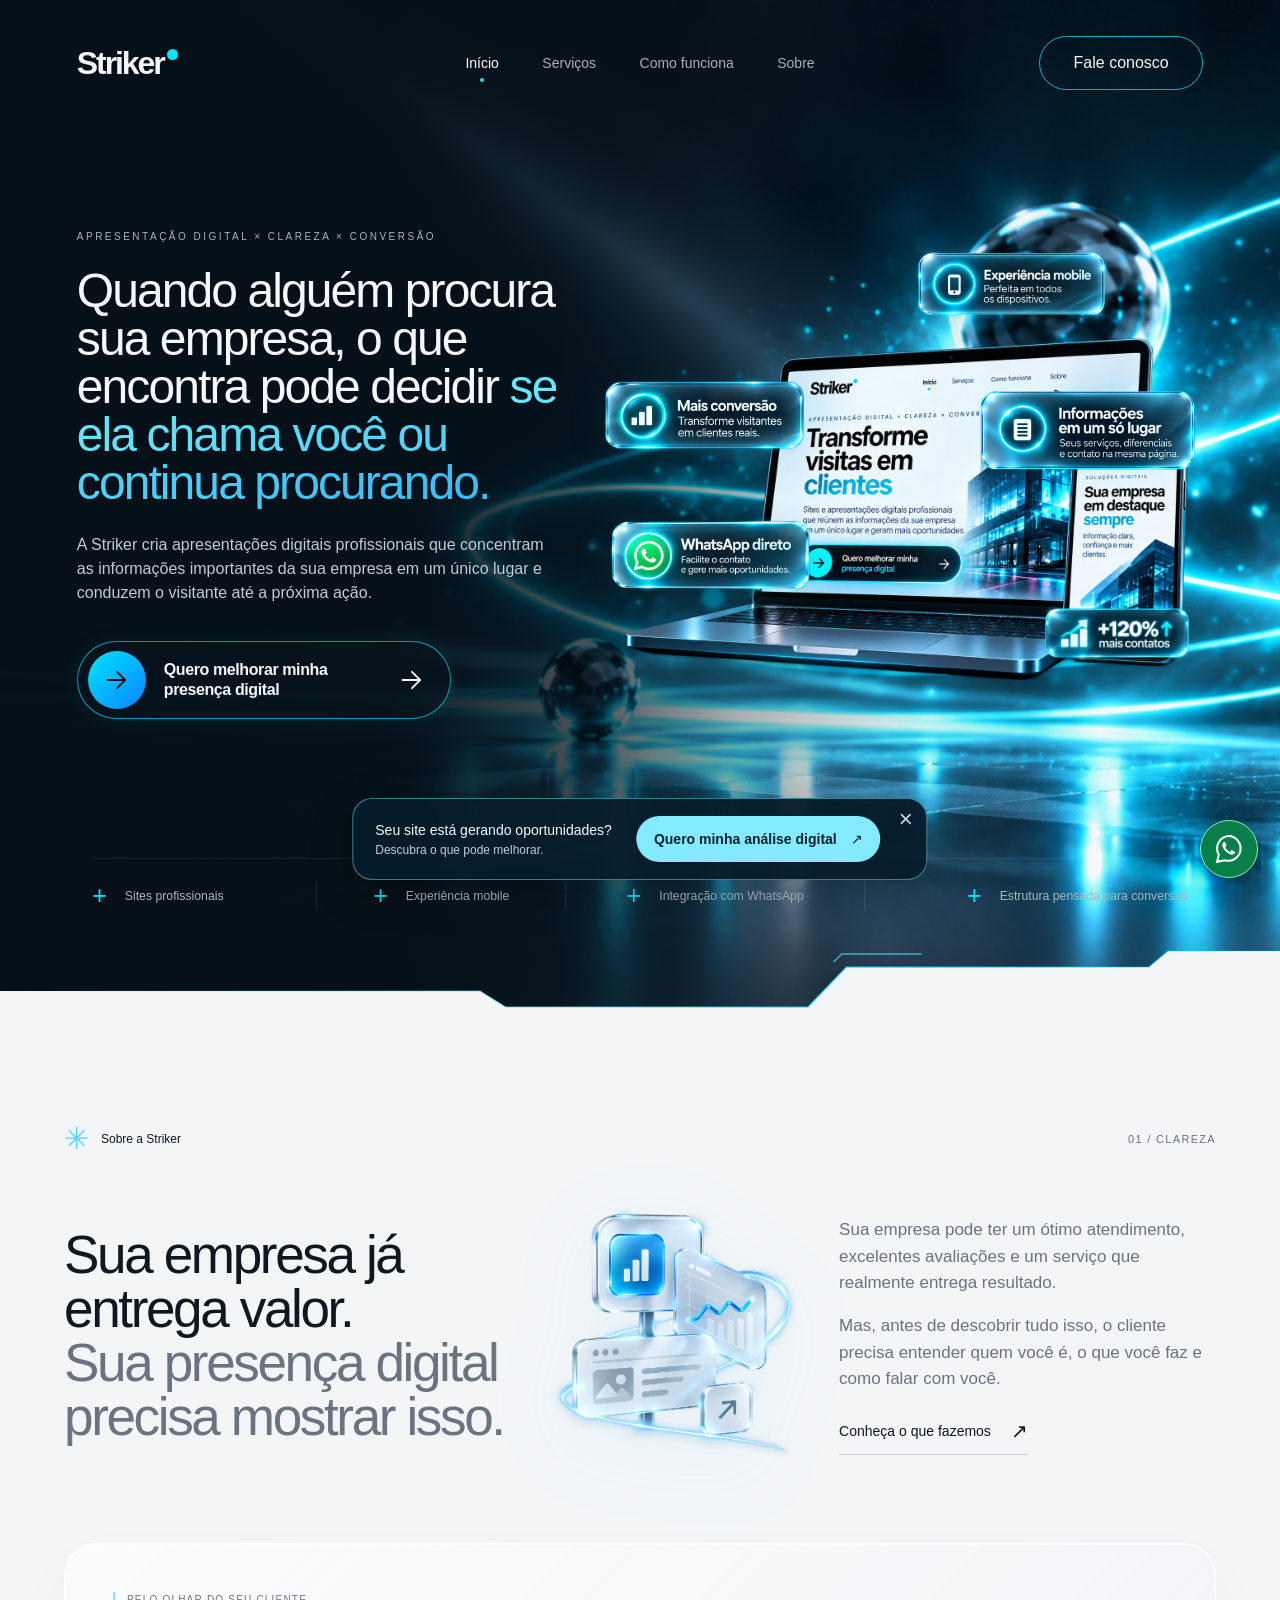
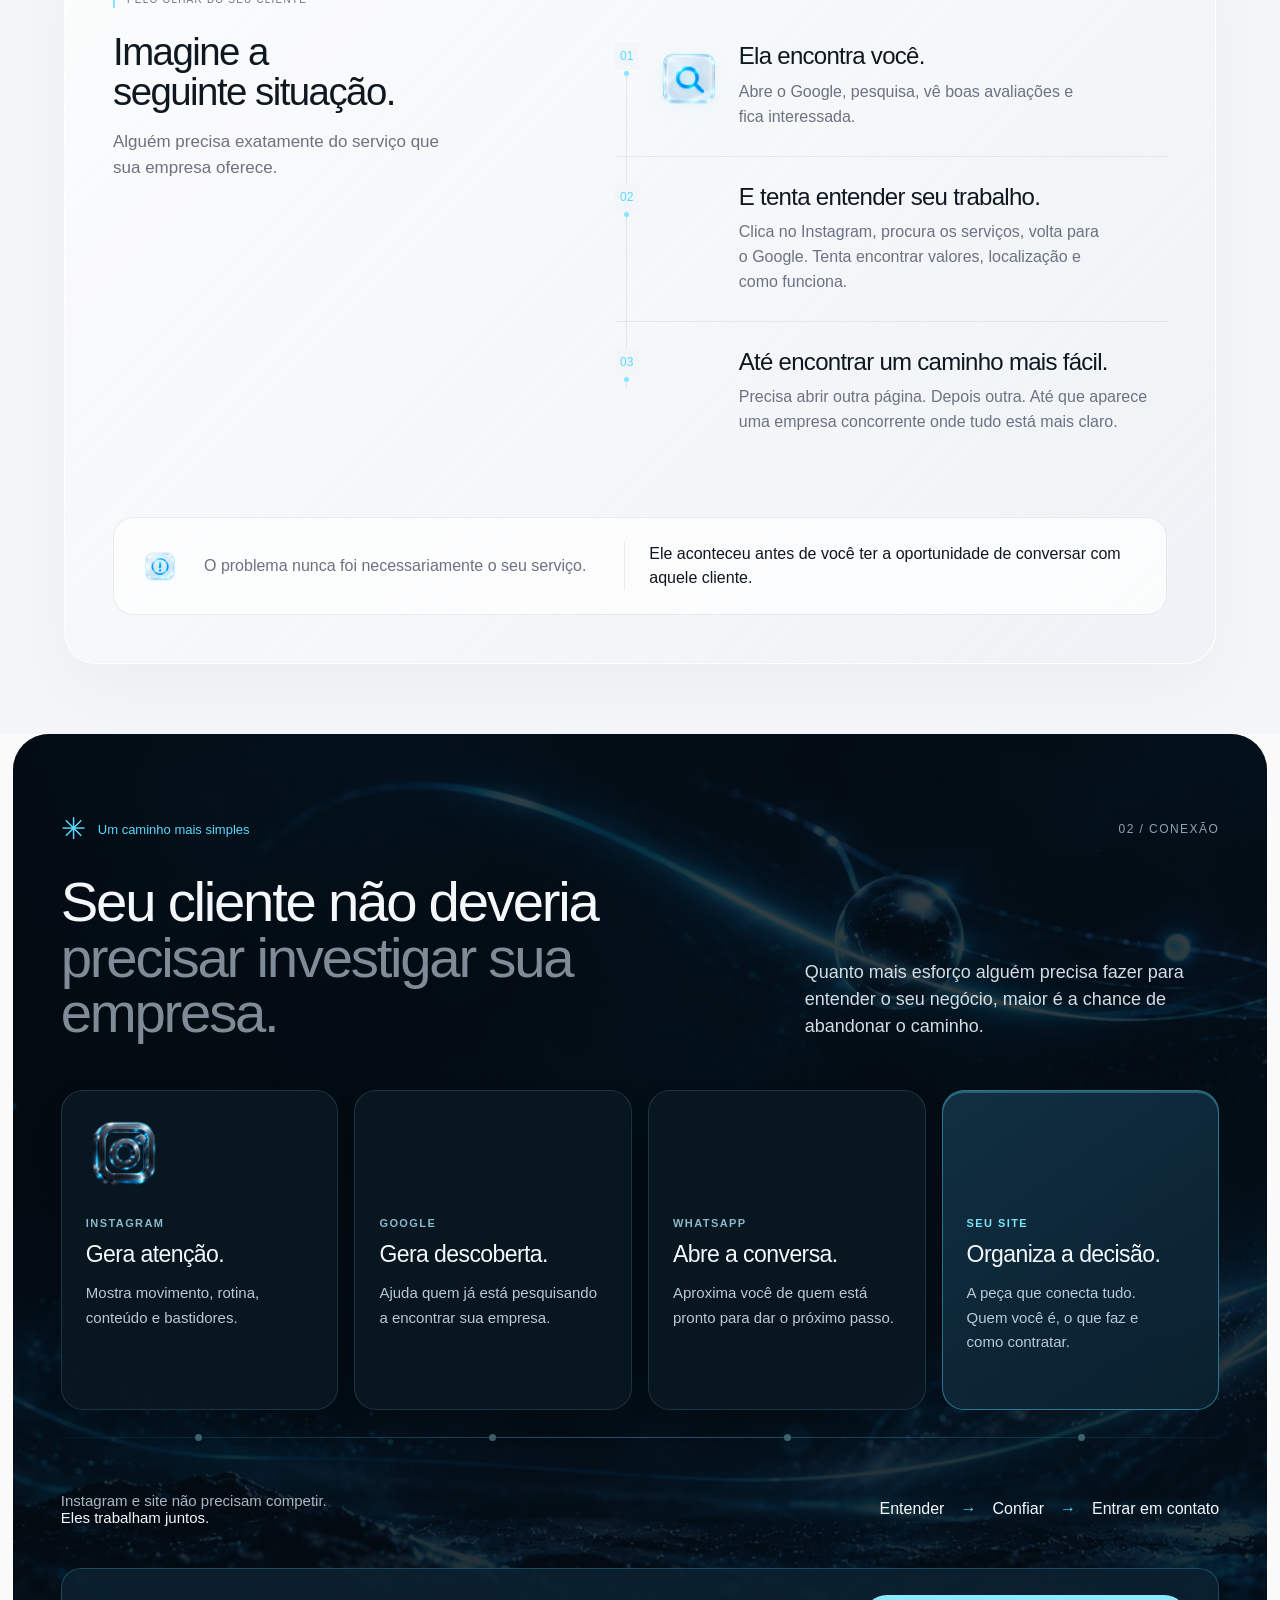
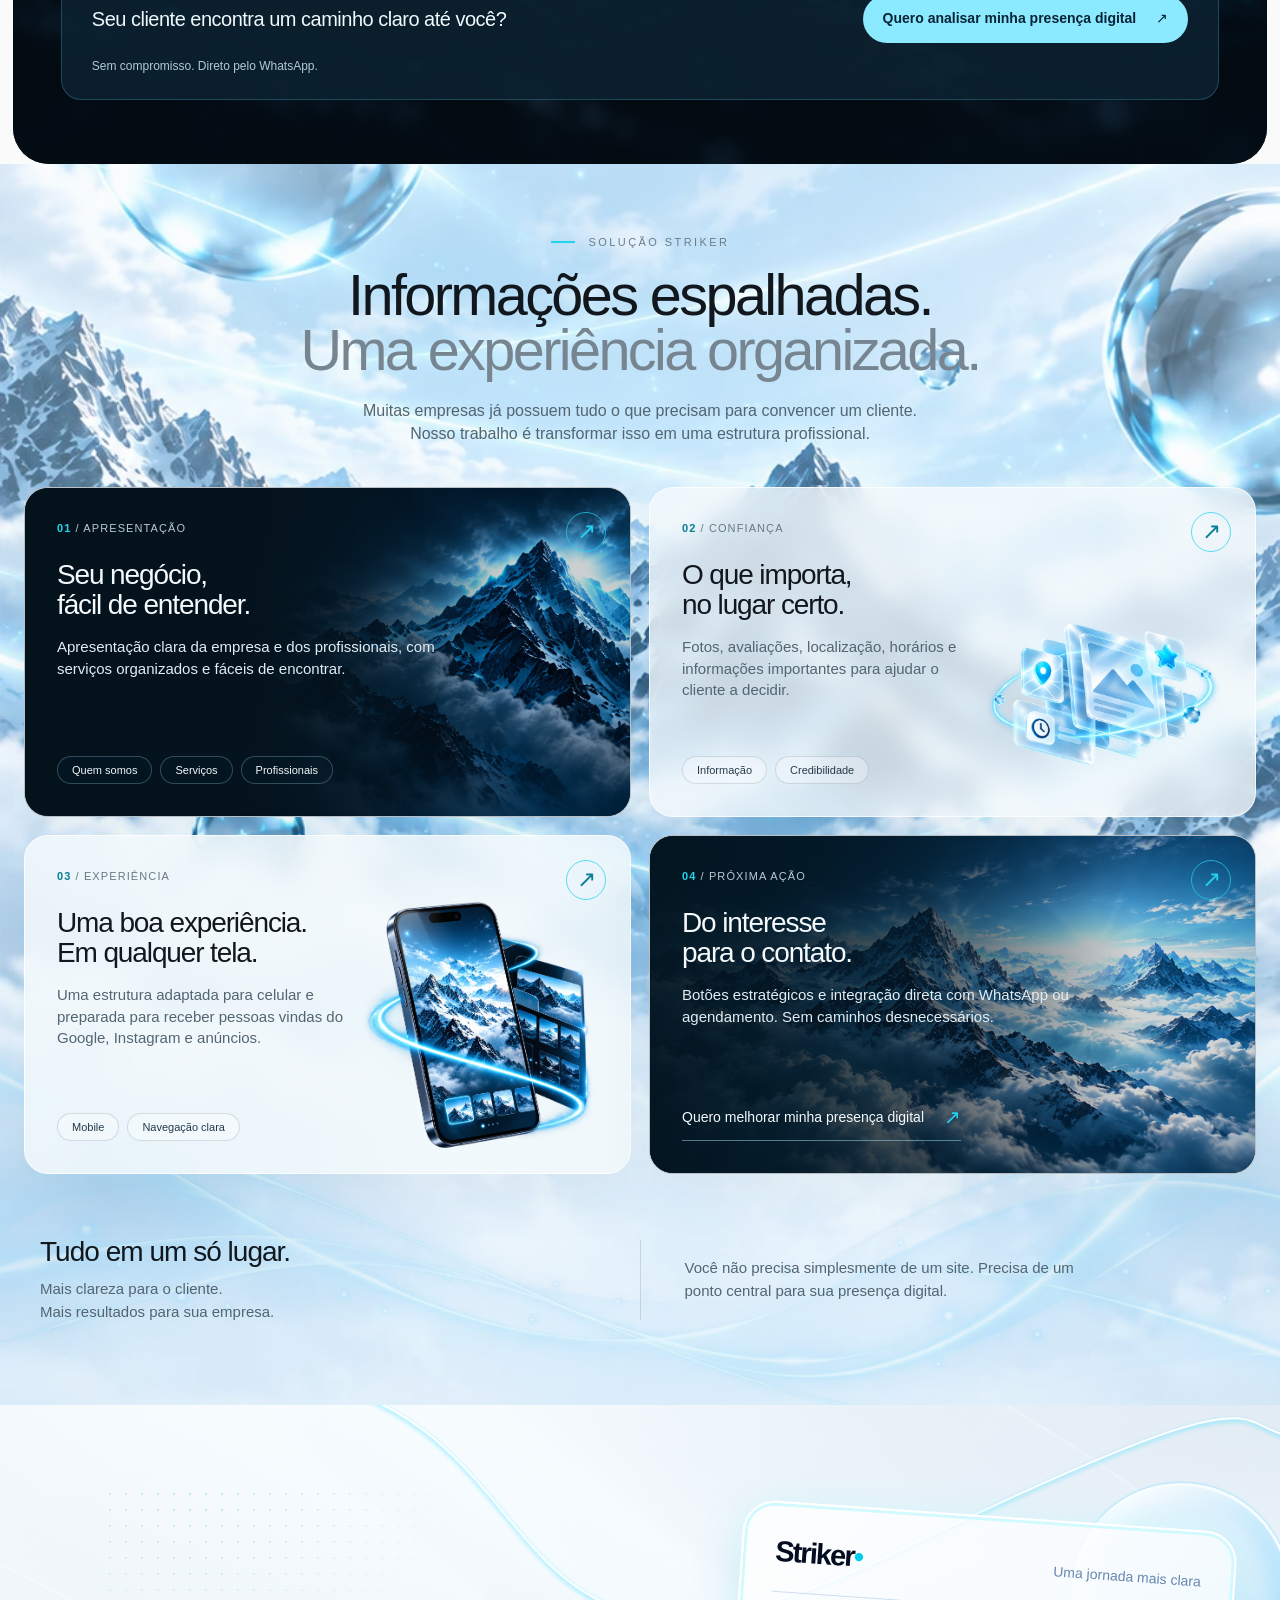
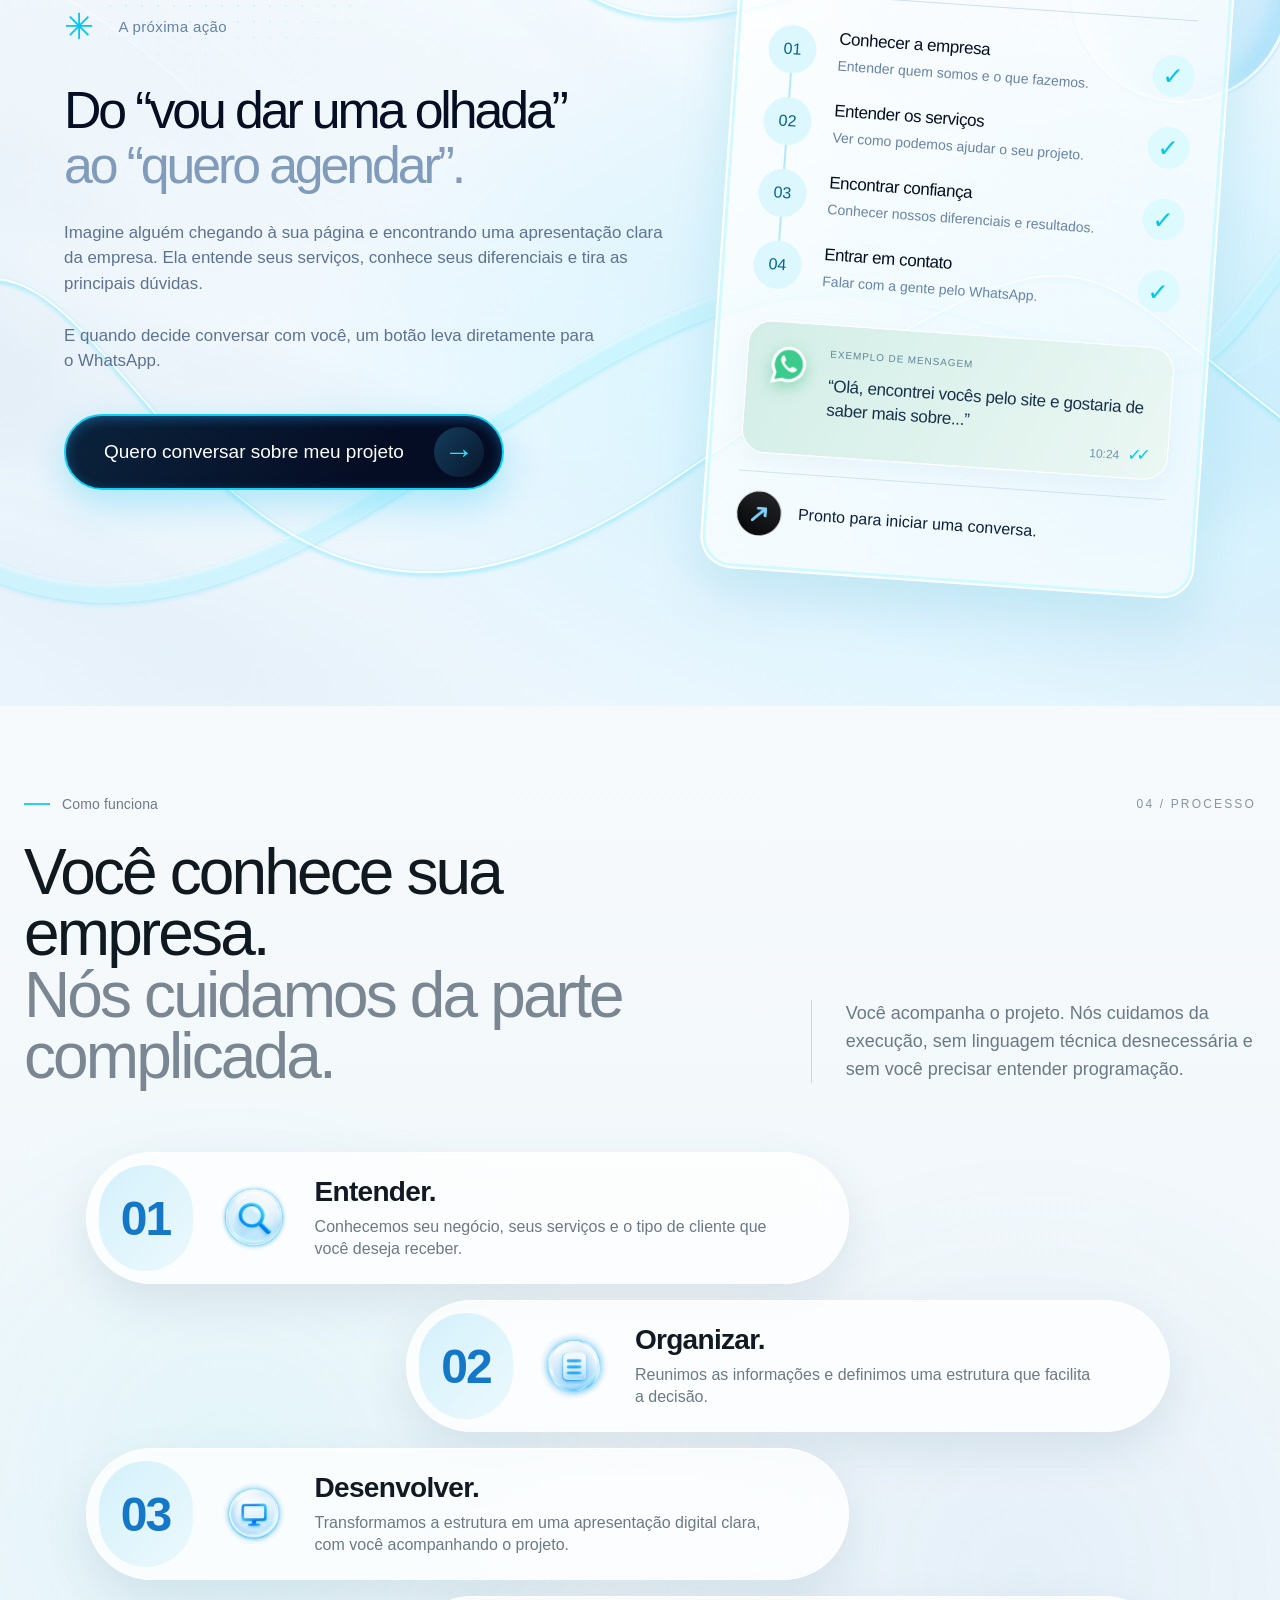
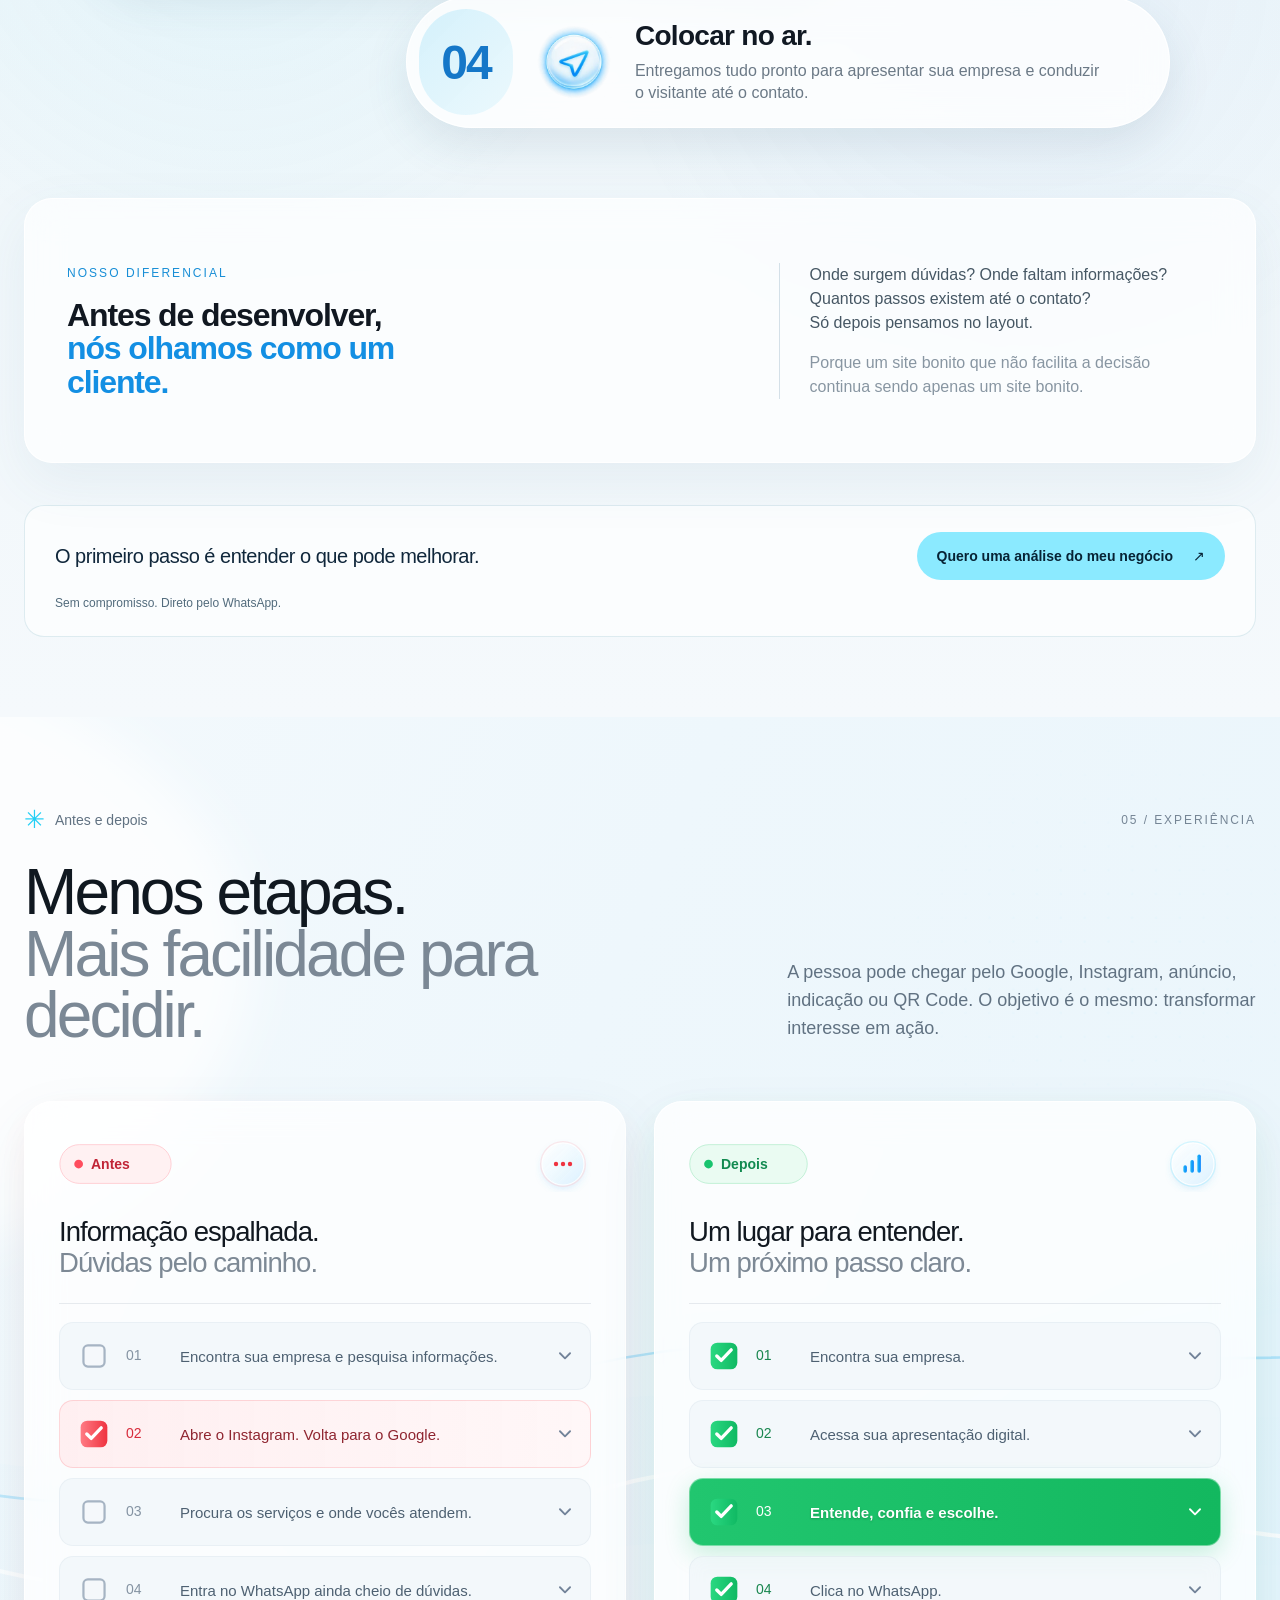
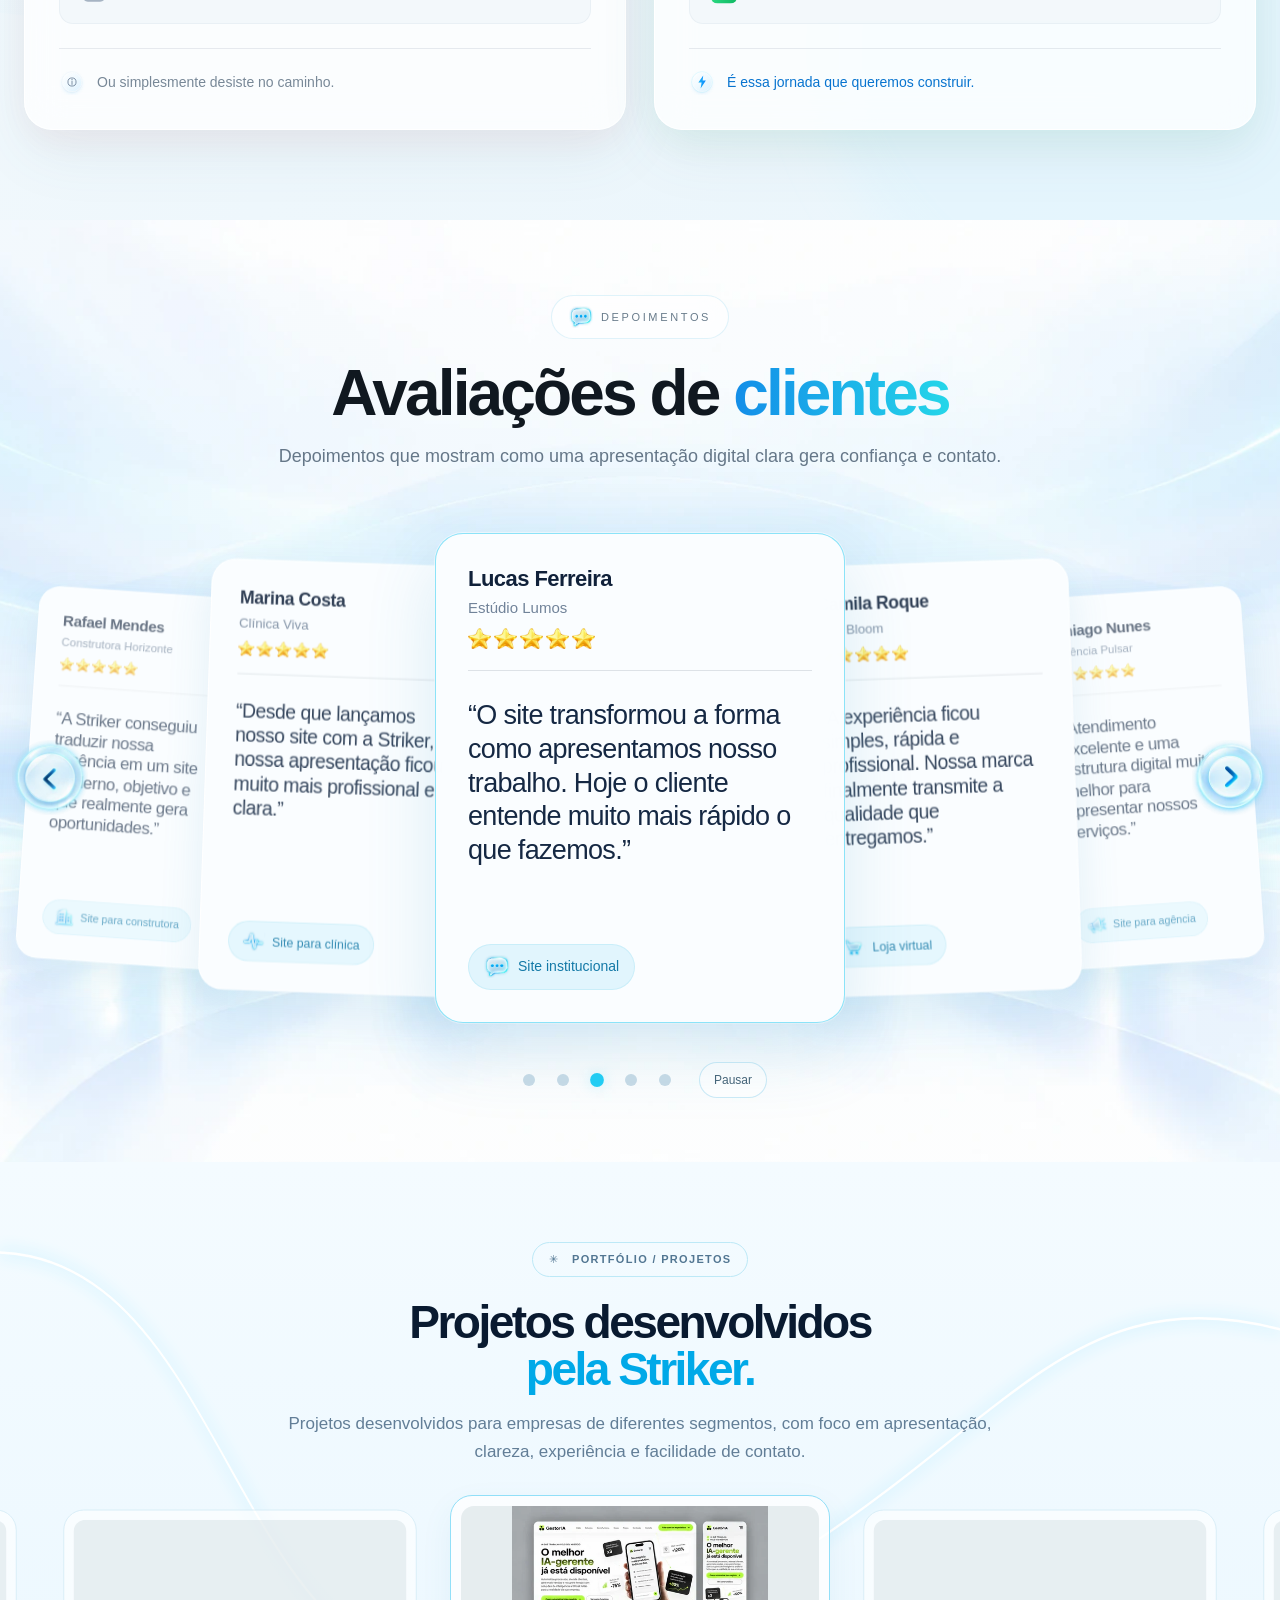
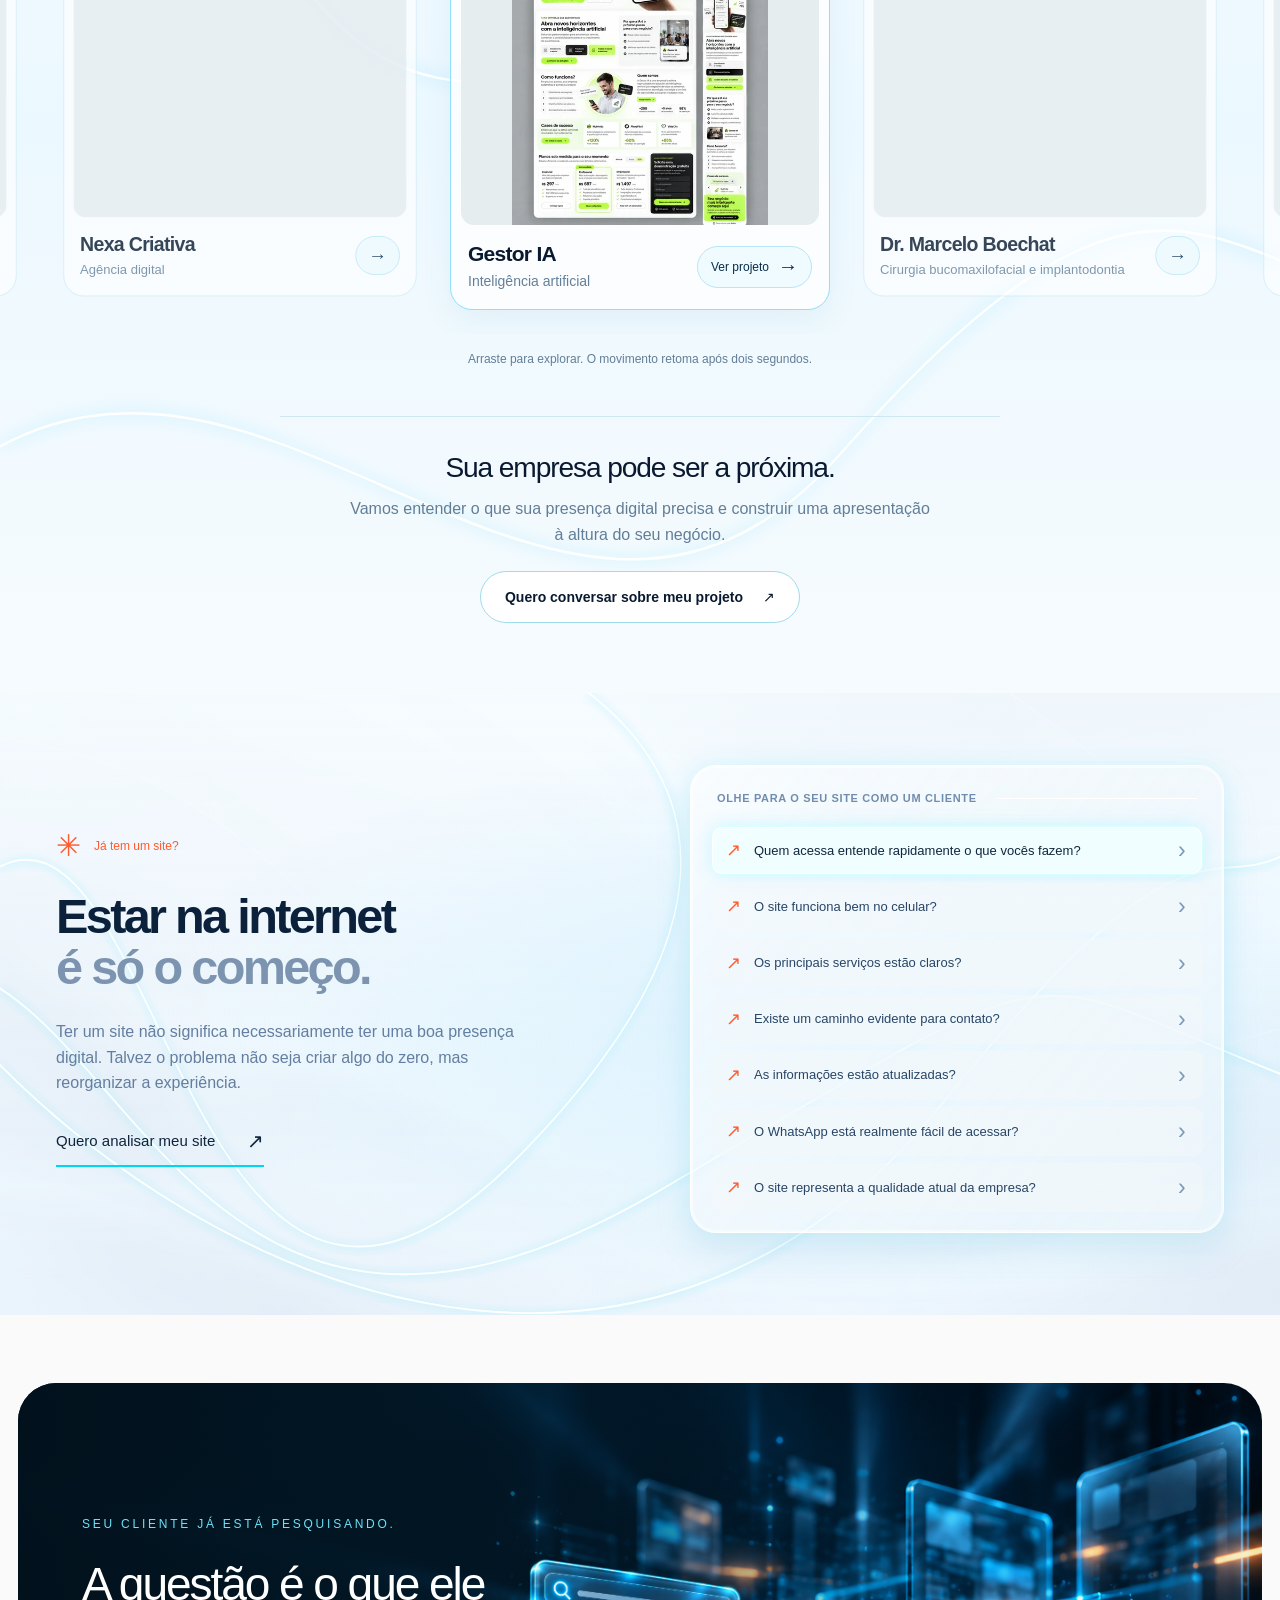
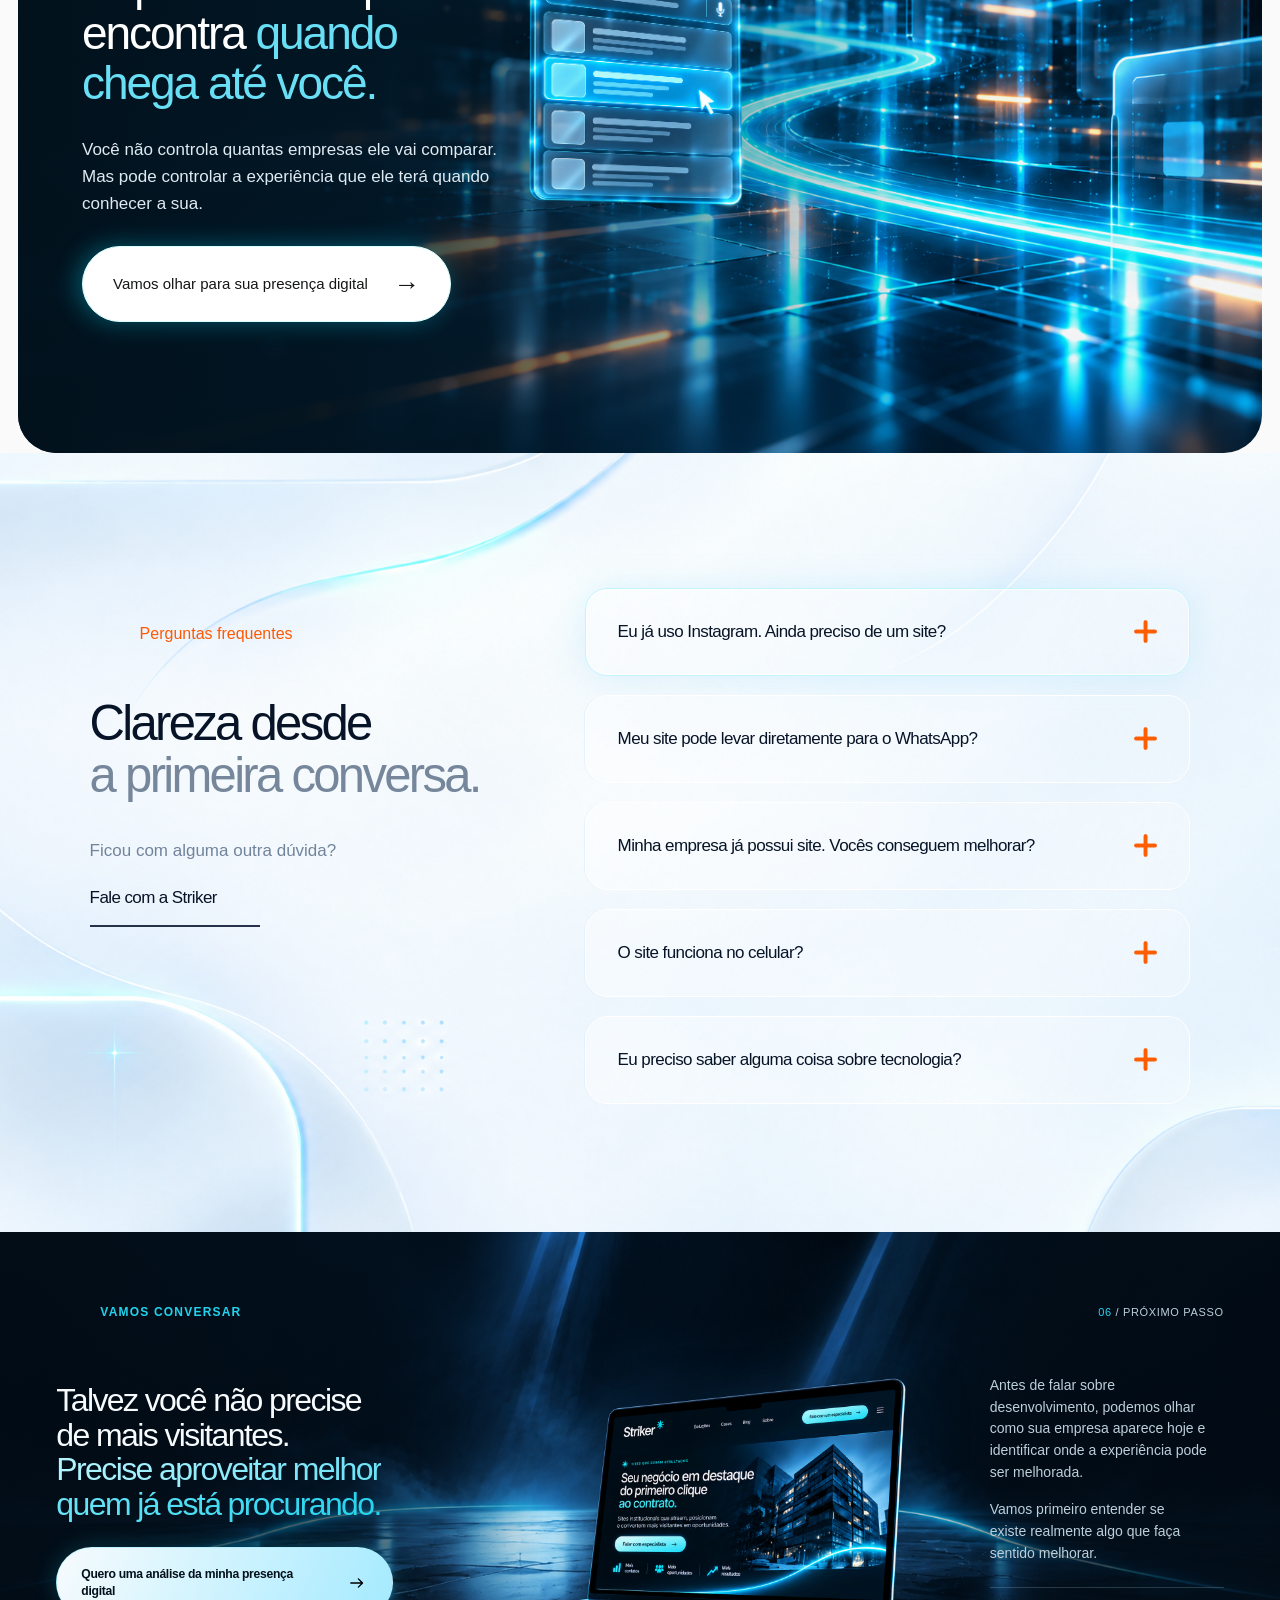
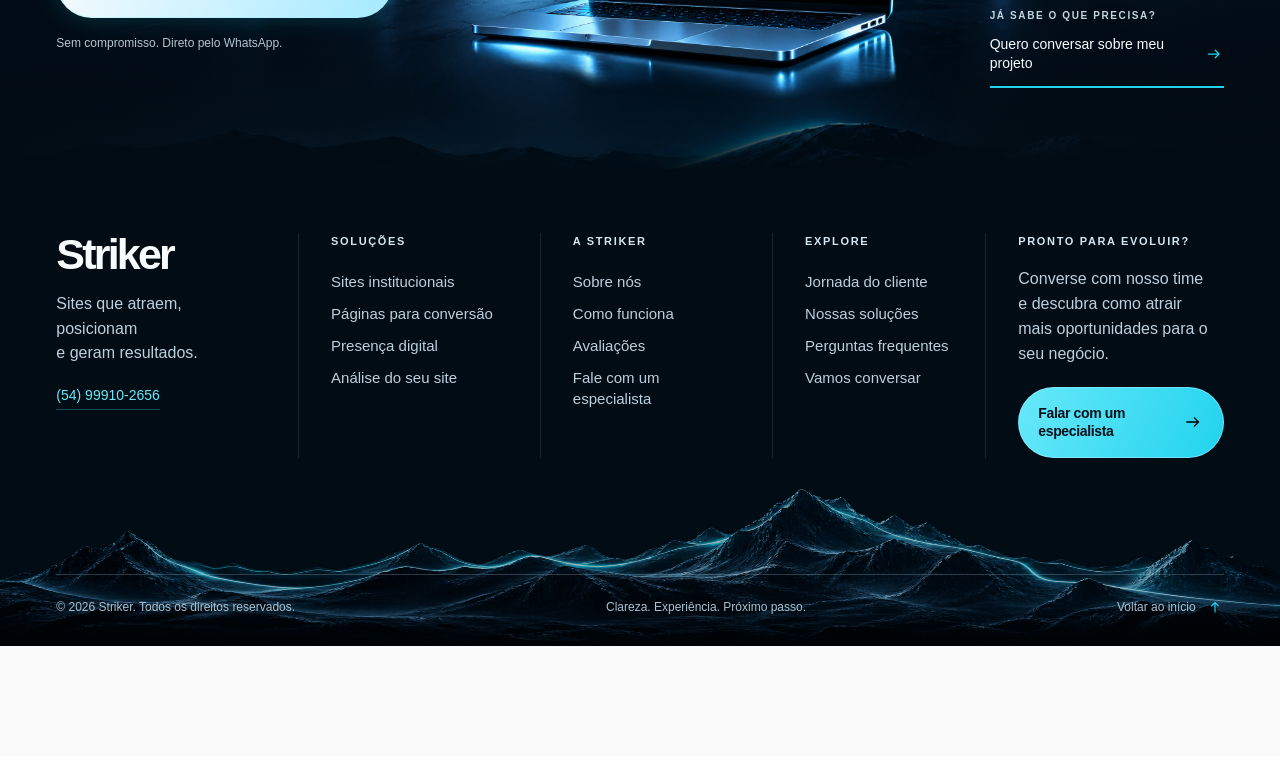
<file: index.html>
<!doctype html>
<html lang="pt-BR">
<head>
  <meta charset="UTF-8">
  <meta name="viewport" content="width=device-width, initial-scale=1">
  <meta name="description" content="A Striker cria apresentações digitais profissionais que organizam as informações da sua empresa e conduzem o visitante até a próxima ação.">
  <title>Striker — Apresentações digitais profissionais</title>
  <link rel="icon" href="data:image/svg+xml,%3Csvg xmlns='http://www.w3.org/2000/svg' viewBox='0 0 32 32'%3E%3Crect width='32' height='32' rx='9' fill='%230b0b0b'/%3E%3Ctext x='7' y='25' fill='white' font-family='Arial' font-weight='bold' font-size='25'%3ES%3C/text%3E%3Ccircle cx='25' cy='7' r='4' fill='%23ff4e16'/%3E%3C/svg%3E">
  <link rel="stylesheet" href="styles.css">
</head>
<body>
  <main>
    <section class="hero hero--cyan" id="inicio" aria-labelledby="hero-title">
      <picture class="hero-bg" aria-hidden="true">
        <img src="assets/striker/hero-cyan/background.png" width="1672" height="941" alt="" fetchpriority="high">
      </picture>
      <header class="header">
        <a class="logo" href="#inicio" aria-label="Striker — início">Striker<span></span></a>
        <nav aria-label="Navegação principal">
          <a class="nav-active" href="#inicio" aria-current="page">Início</a>
          <a href="#servicos">Serviços</a>
          <a href="#processo">Como funciona</a>
          <a href="#sobre">Sobre</a>
        </nav>
        <a class="contact" data-contact aria-disabled="true">Fale conosco</a>
      </header>
      <div class="hero-content hero-inner">
      <div class="hero-copy">
        <p class="eyebrow">Apresentação digital × Clareza × Conversão</p>
        <h1 id="hero-title">Quando alguém procura sua<br class="desktop-break"> empresa, o que encontra pode<br class="desktop-break"> decidir <span>se ela chama você ou<br class="desktop-break"> continua procurando.</span></h1>
        <p class="description">A Striker cria apresentações digitais profissionais que concentram as informações importantes da sua empresa em um único lugar e conduzem o visitante até a próxima ação.</p>
        <a class="primary-cta" data-contact aria-disabled="true">
          <span class="cta-art" aria-hidden="true"><svg class="arrow" viewBox="0 0 24 24" fill="none"><path d="M4 12h15M12 5l7 7-7 7"/></svg></span>
          <span>Quero melhorar minha<br> presença digital</span>
          <span class="cta-arrow" aria-hidden="true"><svg class="arrow" viewBox="0 0 24 24" fill="none"><path d="M4 12h15M12 5l7 7-7 7"/></svg></span>
        </a>
      </div>
      <div class="hero-visual" aria-hidden="true">
        <img class="hero-mockup" src="assets/striker/hero-cyan/mockup.png" alt="" fetchpriority="high">
        <img class="hero-card hero-card-conversao" src="assets/striker/hero-cyan/card-conversao.png" alt="">
        <img class="hero-card hero-card-whatsapp" src="assets/striker/hero-cyan/card-whatsapp.png" alt="">
        <img class="hero-card hero-card-mobile" src="assets/striker/hero-cyan/card-mobile.png" alt="">
        <img class="hero-card hero-card-info" src="assets/striker/hero-cyan/card-info.png" alt="">
        <img class="hero-card hero-card-growth" src="assets/striker/hero-cyan/card-growth.png" alt="">
      </div>
      </div>
    <div class="benefit-strip" aria-label="O que entregamos">
      <span>Sites profissionais</span><span>Experiência mobile</span><span>Integração com WhatsApp</span><span>Estrutura pensada para conversão</span>
    </div>
    <svg class="hero-edge" viewBox="0 0 1600 72" preserveAspectRatio="none" aria-hidden="true" focusable="false">
      <defs><linearGradient id="hero-edge-light" x1="0" x2="1"><stop stop-color="#00d9ff" stop-opacity="0"/><stop offset=".42" stop-color="#71e9ff" stop-opacity=".65"/><stop offset=".72" stop-color="#00d9ff" stop-opacity=".9"/><stop offset="1" stop-color="#00d9ff" stop-opacity=".12"/></linearGradient></defs>
      <path class="hero-edge-surface" d="M0 48H600L632 64H1010L1058 24H1436L1460 8H1600V72H0Z"/>
      <path class="hero-edge-line" d="M0 48H600L632 64H1010L1058 24H1436L1460 8H1600"/>
      <path class="hero-edge-accent" d="M1042 19L1052 11H1152"/>
    </svg>
    </section>

    <section class="section clarity-section" id="sobre" aria-labelledby="about-title">
      <div class="clarity-container">
      <div class="section-label"><span class="spark" aria-hidden="true">✳</span> Sobre a Striker <span class="section-index">01 / Clareza</span></div>
      <div class="intro-grid">
        <h2 id="about-title">Sua empresa já<br>entrega valor.<br><span class="muted">Sua presença digital<br>precisa mostrar isso.</span></h2>
        <img class="clarity-art" src="assets/striker/clareza-cyan/painel-ui.png" width="1122" height="1402" alt="" aria-hidden="true" loading="lazy" decoding="async">
        <div class="body-copy"><p>Sua empresa pode ter um ótimo atendimento, excelentes avaliações e um serviço que realmente entrega resultado.</p><p>Mas, antes de descobrir tudo isso, o cliente precisa entender quem você é, o que você faz e como falar com você.</p><a class="text-link" href="#servicos">Conheça o que fazemos <span aria-hidden="true">↗</span></a></div>
      </div>
      <div class="story-panel">
        <img class="clarity-ribbon" src="assets/striker/clareza-cyan/fita.png" width="2172" height="724" alt="" aria-hidden="true" loading="lazy" decoding="async">
        <div class="story-heading"><span class="kicker">Pelo olhar do seu cliente</span><h3>Imagine a<br>seguinte situação.</h3><p>Alguém precisa exatamente do serviço que sua empresa oferece.</p><img class="clarity-person" src="assets/striker/clareza-cyan/personagem.png" width="1448" height="1086" alt="" aria-hidden="true" loading="lazy" decoding="async"></div>
        <ol class="story-steps">
          <li><span class="step-number">01</span><img class="clarity-icon" src="assets/striker/clareza-cyan/busca.png" width="1254" height="1254" alt="" aria-hidden="true" loading="lazy" decoding="async"><div><h4>Ela encontra você.</h4><p>Abre o Google, pesquisa, vê boas avaliações e fica interessada.</p></div></li>
          <li><span class="step-number">02</span><img class="clarity-icon" src="assets/striker/clareza-cyan/instagram.png" width="1254" height="1254" alt="" aria-hidden="true" loading="lazy" decoding="async"><div><h4>E tenta entender seu trabalho.</h4><p>Clica no Instagram, procura os serviços, volta para o Google. Tenta encontrar valores, localização e como funciona.</p></div></li>
          <li><span class="step-number">03</span><img class="clarity-icon" src="assets/striker/clareza-cyan/compasso.png" width="1254" height="1254" alt="" aria-hidden="true" loading="lazy" decoding="async"><div><h4>Até encontrar um caminho mais fácil.</h4><p>Precisa abrir outra página. Depois outra. Até que aparece uma empresa concorrente onde tudo está mais claro.</p></div></li>
        </ol>
        <p class="story-conclusion"><img src="assets/striker/clareza-cyan/alerta.png" width="1254" height="1254" alt="" aria-hidden="true" loading="lazy"><span>O problema nunca foi necessariamente o seu serviço.</span><strong>Ele aconteceu antes de você ter a oportunidade de conversar com aquele cliente.</strong></p>
      </div>
      </div>
    </section>

    <section class="dark-section section connection-section" id="conexao" aria-labelledby="connection-title">
      <picture class="connection-background" aria-hidden="true">
        <img src="assets/striker/conexao/background-conexao-cyan.webp" alt="" width="1672" height="941" loading="lazy" decoding="async">
      </picture>
      <div class="container">
        <div class="section-label"><span class="spark" aria-hidden="true">✳</span> Um caminho mais simples <span class="section-index">02 / Conexão</span></div>
        <div class="split-heading"><h2 id="connection-title">Seu cliente não deveria<br> <span class="muted">precisar investigar sua<br> empresa.</span></h2><p>Quanto mais esforço alguém precisa fazer para entender o seu negócio, maior é a chance de abandonar o caminho.</p></div>
        <div class="connection-stage">
        <div class="connection-grid">
          <article class="channel-card"><img class="channel-art channel-art-instagram" src="assets/striker/conexao/instagram-cyan.webp" alt="" aria-hidden="true" width="1254" height="1254" loading="lazy" decoding="async"><span class="kicker">Instagram</span><h3>Gera atenção.</h3><p>Mostra movimento, rotina, conteúdo e bastidores.</p><span class="channel-number" aria-hidden="true">01</span></article>
          <article class="channel-card"><img class="channel-art channel-art-google" src="assets/striker/conexao/google-cyan.webp" alt="" aria-hidden="true" width="1254" height="1254" loading="lazy" decoding="async"><span class="kicker">Google</span><h3>Gera descoberta.</h3><p>Ajuda quem já está pesquisando a encontrar sua empresa.</p><span class="channel-number" aria-hidden="true">02</span></article>
          <article class="channel-card"><img class="channel-art channel-art-whatsapp" src="assets/striker/conexao/whatsapp-cyan.webp" alt="" aria-hidden="true" width="1254" height="1254" loading="lazy" decoding="async"><span class="kicker">WhatsApp</span><h3>Abre a conversa.</h3><p>Aproxima você de quem está pronto para dar o próximo passo.</p><span class="channel-number" aria-hidden="true">03</span></article>
          <article class="channel-card channel-highlight"><img class="channel-art channel-art-site" src="assets/striker/conexao/site-cyan.webp" alt="" aria-hidden="true" width="1254" height="1254" loading="lazy" decoding="async"><span class="kicker">Seu site</span><h3>Organiza a decisão.</h3><p>A peça que conecta tudo. Quem você é, o que faz e como contratar.</p><span class="channel-number" aria-hidden="true">04</span></article>
        </div>
        </div>
        <div class="connection-flow" aria-hidden="true"><span></span><span></span><span></span><span></span></div>
        <div class="connection-bottom"><p>Instagram e site não precisam competir.<br><strong>Eles trabalham juntos.</strong></p><p class="journey-line">Entender <span>→</span> Confiar <span>→</span> Entrar em contato</p></div>
        <div class="analysis-prompt analysis-prompt--dark"><p>Seu cliente encontra um caminho claro até você?</p><a href="https://wa.me/5554999102656?text=Ol%C3%A1!%20Quero%20uma%20an%C3%A1lise%20da%20presen%C3%A7a%20digital%20da%20minha%20empresa.%20Podemos%20conversar%3F" data-contact data-message="Olá! Quero uma análise da presença digital da minha empresa. Podemos conversar?">Quero analisar minha presença digital <span aria-hidden="true">↗</span></a><small>Sem compromisso. Direto pelo WhatsApp.</small></div>
      </div>
    </section>

    <section class="section services-section" id="servicos" aria-labelledby="services-title">
      <picture class="services-landscape" aria-hidden="true"><source media="(max-width: 768px)" srcset="assets/striker/solution/solution-bg-mobile.webp"><img src="assets/striker/solution/solution-bg-desktop.webp" width="1672" height="941" alt="" loading="lazy"></picture>
      <img class="solution-waves" src="assets/striker/solution/solution-waves.webp" width="2172" height="724" alt="" aria-hidden="true" loading="lazy" decoding="async">
      <div class="services-panel">
      <div class="services-eyebrow">Solução Striker</div>
      <div class="center-heading"><h2 id="services-title">Informações espalhadas.<br><span class="muted">Uma experiência organizada.</span></h2><p>Muitas empresas já possuem tudo o que precisam para convencer um cliente.<br> Nosso trabalho é transformar isso em uma estrutura profissional.</p></div>
      <div class="service-grid">
        <article class="service-card service-primary"><img class="service-art service-art-backdrop" src="assets/striker/solution/solution-card-01-mountain.webp" width="1672" height="941" alt="" aria-hidden="true" loading="lazy"><a class="service-arrow" href="https://wa.me/5554999102656" data-contact aria-label="Conversar sobre apresentação da empresa"><span aria-hidden="true">↗</span></a><div class="service-copy"><span class="service-number"><b>01</b> / Apresentação</span><h3>Seu negócio,<br>fácil de entender.</h3><p>Apresentação clara da empresa e dos profissionais, com serviços organizados e fáceis de encontrar.</p><div class="service-chips"><span>Quem somos</span><span>Serviços</span><span>Profissionais</span></div></div></article>
        <article class="service-card service-trust"><img class="service-art service-art-object" src="assets/striker/solution/solution-card-02-info.webp" width="1448" height="1086" alt="" aria-hidden="true" loading="lazy"><a class="service-arrow" href="https://wa.me/5554999102656" data-contact aria-label="Conversar sobre informações e confiança"><span aria-hidden="true">↗</span></a><div class="service-copy"><span class="service-number"><b>02</b> / Confiança</span><h3>O que importa,<br>no lugar certo.</h3><p>Fotos, avaliações, localização, horários e informações importantes para ajudar o cliente a decidir.</p><div class="service-chips"><span>Informação</span><span>Credibilidade</span></div></div></article>
        <article class="service-card service-experience"><img class="service-art service-art-object" src="assets/striker/solution/solution-card-03-mobile.webp" width="1122" height="1402" alt="" aria-hidden="true" loading="lazy"><a class="service-arrow" href="https://wa.me/5554999102656" data-contact aria-label="Conversar sobre experiência mobile"><span aria-hidden="true">↗</span></a><div class="service-copy"><span class="service-number"><b>03</b> / Experiência</span><h3>Uma boa experiência.<br>Em qualquer tela.</h3><p>Uma estrutura adaptada para celular e preparada para receber pessoas vindas do Google, Instagram e anúncios.</p><div class="service-chips"><span>Mobile</span><span>Navegação clara</span></div></div></article>
        <article class="service-card service-image"><img class="service-art service-art-backdrop" src="assets/striker/solution/solution-card-04-mountain.webp" width="1672" height="941" alt="" aria-hidden="true" loading="lazy"><a class="service-arrow" href="https://wa.me/5554999102656" data-contact aria-label="Conversar sobre contato pelo site"><span aria-hidden="true">↗</span></a><div class="service-copy"><span class="service-number"><b>04</b> / Próxima ação</span><h3>Do interesse<br>para o contato.</h3><p>Botões estratégicos e integração direta com WhatsApp ou agendamento. Sem caminhos desnecessários.</p><a class="text-link" href="https://wa.me/5554999102656" data-contact>Quero melhorar minha presença digital <span aria-hidden="true">↗</span></a></div></article>
      </div>
      <div class="service-summary"><div><h3>Tudo em um só lugar.</h3><p>Mais clareza para o cliente.<br>Mais resultados para sua empresa.</p></div><span class="summary-divider" aria-hidden="true"></span><p>Você não precisa simplesmente de um site. Precisa de um ponto central para sua presença digital.</p></div>
      </div>
    </section>

    <section class="transformation section" id="proxima-acao" aria-labelledby="transformation-title">
      <svg class="transformation-waves" viewBox="0 0 1672 941" preserveAspectRatio="none" aria-hidden="true"><path d="M380 -30C760 15 610 370 1180 150S1570 45 1740 35M-80 520C150 360 260 1040 870 710S1370 470 1740 680"/><path d="M-60 780C380 980 760 420 1190 510S1520 640 1730 420"/></svg>
      <div class="container transformation-grid">
        <div class="transformation-copy">
          <div class="section-label"><span class="spark" aria-hidden="true">✳</span> A próxima ação</div>
          <h2 id="transformation-title">Do “vou dar uma olhada”<br><span class="muted">ao “quero agendar”.</span></h2>
          <p>Imagine alguém chegando à sua página e encontrando uma apresentação clara da empresa. Ela entende seus serviços, conhece seus diferenciais e tira as principais dúvidas.</p>
          <p>E quando decide conversar com você, um botão leva diretamente para o WhatsApp.</p>
          <a class="button transformation-cta" href="https://wa.me/5554999102656?text=Ol%C3%A1!%20Quero%20conversar%20sobre%20meu%20projeto." data-contact data-message="Olá! Quero conversar sobre meu projeto.">Quero conversar sobre meu projeto <span aria-hidden="true">→</span></a>
        </div>
        <div class="conversation-stage">
          <div class="conversation-orb" aria-hidden="true"></div>
          <div class="conversation-visual" role="group" aria-label="Exemplo de uma jornada de contato">
            <div class="conversation-top"><span class="small-brand">Striker<span>•</span></span><span>Uma jornada mais clara</span></div>
            <ol class="decision-steps">
              <li><span class="decision-number" aria-hidden="true">01</span><div><h3>Conhecer a empresa</h3><p>Entender quem somos e o que fazemos.</p></div><b aria-hidden="true">✓</b></li>
              <li><span class="decision-number" aria-hidden="true">02</span><div><h3>Entender os serviços</h3><p>Ver como podemos ajudar o seu projeto.</p></div><b aria-hidden="true">✓</b></li>
              <li><span class="decision-number" aria-hidden="true">03</span><div><h3>Encontrar confiança</h3><p>Conhecer nossos diferenciais e resultados.</p></div><b aria-hidden="true">✓</b></li>
              <li><span class="decision-number" aria-hidden="true">04</span><div><h3>Entrar em contato</h3><p>Falar com a gente pelo WhatsApp.</p></div><b aria-hidden="true">✓</b></li>
            </ol>
            <div class="message-example">
              <svg class="message-whatsapp" viewBox="0 0 32 32" aria-hidden="true"><path fill="#3bcb8d" stroke="white" stroke-width="2.4" d="M16 2a13 13 0 0 0-11.2 19.6L3 29l7.6-1.8A13 13 0 1 0 16 2Z"/><path fill="white" d="M11 8c-.8 0-2 1.5-2 3.2 0 3.8 5.9 10 10 10 1.8 0 3.3-1.7 3.3-2.5 0-.5-3.6-2.4-4-2.1l-1.5 1.6c-2.2-.9-4.2-2.9-5-4.8l1.3-1.4c.4-.5-1.3-4-2.1-4Z"/></svg>
              <div><span class="message-label">Exemplo de mensagem</span><p>“Olá, encontrei vocês pelo site e gostaria de saber mais sobre...”</p></div>
              <span class="message-time" aria-hidden="true">10:24 <b>✓✓</b></span>
            </div>
            <div class="conversation-note"><span class="conversation-note-icon" aria-hidden="true"><img src="assets/striker/next-action/arrow-button.png" alt="" width="1254" height="1254" loading="lazy"></span>Pronto para iniciar uma conversa.</div>
          </div>
        </div>
      </div>
    </section>

    <section class="process-section" id="processo" aria-labelledby="process-title">
      <div class="process-container">
        <div class="process-meta"><span class="process-eyebrow">Como funciona</span><span class="process-index">04 / PROCESSO</span></div>
        <header class="process-header">
          <h2 id="process-title">Você conhece sua empresa.<br><span>Nós cuidamos da parte complicada.</span></h2>
          <p>Você acompanha o projeto. Nós cuidamos da execução, sem linguagem técnica desnecessária e sem você precisar entender programação.</p>
        </header>
        <div class="process-route">
          <img class="process-waves" src="public/assets/striker/process/process-waves.webp" width="1672" height="941" alt="" aria-hidden="true" decoding="async">
          <ol class="process-steps">
            <li class="process-card" style="--process-delay: 0ms">
              <span class="process-step-number" aria-hidden="true">01</span>
              <img class="process-icon" src="public/assets/striker/process/process-icon-search.webp" width="256" height="256" alt="" aria-hidden="true" decoding="async">
              <div class="process-card-copy"><h3>Entender.</h3><p>Conhecemos seu negócio, seus serviços e o tipo de cliente que você deseja receber.</p></div>
            </li>
            <li class="process-card" style="--process-delay: 90ms">
              <span class="process-step-number" aria-hidden="true">02</span>
              <img class="process-icon" src="public/assets/striker/process/process-icon-organize.webp" width="256" height="256" alt="" aria-hidden="true" decoding="async">
              <div class="process-card-copy"><h3>Organizar.</h3><p>Reunimos as informações e definimos uma estrutura que facilita a decisão.</p></div>
            </li>
            <li class="process-card" style="--process-delay: 180ms">
              <span class="process-step-number" aria-hidden="true">03</span>
              <img class="process-icon" src="public/assets/striker/process/process-icon-develop.webp" width="256" height="256" alt="" aria-hidden="true" decoding="async">
              <div class="process-card-copy"><h3>Desenvolver.</h3><p>Transformamos a estrutura em uma apresentação digital clara, com você acompanhando o projeto.</p></div>
            </li>
            <li class="process-card" style="--process-delay: 270ms">
              <span class="process-step-number" aria-hidden="true">04</span>
              <img class="process-icon" src="public/assets/striker/process/process-icon-launch.webp" width="256" height="256" alt="" aria-hidden="true" decoding="async">
              <div class="process-card-copy"><h3>Colocar no ar.</h3><p>Entregamos tudo pronto para apresentar sua empresa e conduzir o visitante até o contato.</p></div>
            </li>
          </ol>
        </div>
        <aside class="process-differential" aria-labelledby="process-differential-title">
          <div class="process-differential-heading"><span class="process-differential-label">NOSSO DIFERENCIAL</span><h3 id="process-differential-title">Antes de desenvolver,<br><span>nós olhamos como um cliente.</span></h3></div>
          <img class="process-differential-art" src="public/assets/striker/process/process-differential.webp" width="720" height="540" alt="" aria-hidden="true" decoding="async" loading="lazy">
          <div class="process-differential-copy"><p>Onde surgem dúvidas? Onde faltam informações?<br>Quantos passos existem até o contato?<br>Só depois pensamos no layout.</p><p>Porque um site bonito que não facilita a decisão continua sendo apenas um site bonito.</p></div>
        </aside>
      <div class="analysis-prompt"><p>O primeiro passo é entender o que pode melhorar.</p><a href="https://wa.me/5554999102656?text=Ol%C3%A1!%20Quero%20uma%20an%C3%A1lise%20da%20presen%C3%A7a%20digital%20da%20minha%20empresa.%20Podemos%20conversar%3F" data-contact data-message="Olá! Quero uma análise da presença digital da minha empresa. Podemos conversar?">Quero uma análise do meu negócio <span aria-hidden="true">↗</span></a><small>Sem compromisso. Direto pelo WhatsApp.</small></div>
      </div>
    </section>

    <section class="experience-section" aria-labelledby="comparison-title">
      <div class="experience-bg" aria-hidden="true"><img class="experience-wave" src="public/assets/striker/experience/01_backgrounds/striker-experience-wave.svg" width="1920" height="820" alt="" aria-hidden="true" decoding="async"><img class="experience-dots" src="public/assets/striker/experience/01_backgrounds/striker-experience-dots.svg" width="800" height="800" alt="" aria-hidden="true" decoding="async"></div>
      <div class="experience-container">
        <header class="experience-header">
          <div class="experience-meta"><span class="experience-eyebrow"><span aria-hidden="true">✳</span> Antes e depois</span><span class="experience-index">05 / EXPERIÊNCIA</span></div>
          <h2 id="comparison-title">Menos etapas.<br><span>Mais facilidade para decidir.</span></h2>
          <p>A pessoa pode chegar pelo Google, Instagram, anúncio, indicação ou QR Code. O objetivo é o mesmo: transformar interesse em ação.</p>
        </header>
        <div class="experience-comparison">
        <article class="experience-card experience-card--before" aria-labelledby="experience-before-title">
          <div class="experience-card-top"><span class="experience-badge"><img class="" src="public/assets/striker/experience/02_status_ui/badge-antes.svg" width="113" height="40" alt="" aria-hidden="true" decoding="async"><span>Antes</span></span><img class="experience-menu" src="public/assets/striker/experience/02_status_ui/menu-before.svg" width="56" height="56" alt="" aria-hidden="true" decoding="async"></div>
          <h3 id="experience-before-title">Informação espalhada.<br><span>Dúvidas pelo caminho.</span></h3>
          <ol class="experience-rows">
            <li class="experience-row" style="--experience-delay: 0ms"><img class="experience-status" src="public/assets/striker/experience/02_status_ui/checkbox-empty.svg" width="40" height="40" alt="" aria-hidden="true" decoding="async"><span class="experience-number" aria-hidden="true">01</span><span class="experience-row-text">Encontra sua empresa e pesquisa informações.</span><img class="experience-chevron" src="public/assets/striker/experience/02_status_ui/chevron-down.svg" width="22" height="22" alt="" aria-hidden="true" decoding="async"></li>
            <li class="experience-row experience-row--error" style="--experience-delay: 50ms"><img class="experience-status" src="public/assets/striker/experience/02_status_ui/checkbox-error.svg" width="40" height="40" alt="" aria-hidden="true" decoding="async"><span class="experience-number" aria-hidden="true">02</span><span class="experience-row-text">Abre o Instagram. Volta para o Google.</span><img class="experience-chevron" src="public/assets/striker/experience/02_status_ui/chevron-down.svg" width="22" height="22" alt="" aria-hidden="true" decoding="async"></li>
            <li class="experience-row" style="--experience-delay: 100ms"><img class="experience-status" src="public/assets/striker/experience/02_status_ui/checkbox-empty.svg" width="40" height="40" alt="" aria-hidden="true" decoding="async"><span class="experience-number" aria-hidden="true">03</span><span class="experience-row-text">Procura os serviços e onde vocês atendem.</span><img class="experience-chevron" src="public/assets/striker/experience/02_status_ui/chevron-down.svg" width="22" height="22" alt="" aria-hidden="true" decoding="async"></li>
            <li class="experience-row" style="--experience-delay: 150ms"><img class="experience-status" src="public/assets/striker/experience/02_status_ui/checkbox-empty.svg" width="40" height="40" alt="" aria-hidden="true" decoding="async"><span class="experience-number" aria-hidden="true">04</span><span class="experience-row-text">Entra no WhatsApp ainda cheio de dúvidas.</span><img class="experience-chevron" src="public/assets/striker/experience/02_status_ui/chevron-down.svg" width="22" height="22" alt="" aria-hidden="true" decoding="async"></li>
          </ol>
          <p class="experience-footer"><img class="" src="public/assets/striker/experience/02_status_ui/icon-info.svg" width="26" height="26" alt="" aria-hidden="true" decoding="async"><span>Ou simplesmente desiste no caminho.</span></p>
        </article>
        <article class="experience-card experience-card--after" aria-labelledby="experience-after-title">
          <div class="experience-card-top"><span class="experience-badge"><img class="" src="public/assets/striker/experience/02_status_ui/badge-depois.svg" width="113" height="40" alt="" aria-hidden="true" decoding="async"><span>Depois</span></span><img class="experience-menu" src="public/assets/striker/experience/02_status_ui/menu-after.svg" width="56" height="56" alt="" aria-hidden="true" decoding="async"></div>
          <h3 id="experience-after-title">Um lugar para entender.<br><span>Um próximo passo claro.</span></h3>
          <ol class="experience-rows">
            <li class="experience-row" style="--experience-delay: 0ms"><img class="experience-status" src="public/assets/striker/experience/02_status_ui/checkbox-success.svg" width="40" height="40" alt="" aria-hidden="true" decoding="async"><span class="experience-number" aria-hidden="true">01</span><span class="experience-row-text">Encontra sua empresa.</span><img class="experience-chevron" src="public/assets/striker/experience/02_status_ui/chevron-down.svg" width="22" height="22" alt="" aria-hidden="true" decoding="async"></li>
            <li class="experience-row" style="--experience-delay: 50ms"><img class="experience-status" src="public/assets/striker/experience/02_status_ui/checkbox-success.svg" width="40" height="40" alt="" aria-hidden="true" decoding="async"><span class="experience-number" aria-hidden="true">02</span><span class="experience-row-text">Acessa sua apresentação digital.</span><img class="experience-chevron" src="public/assets/striker/experience/02_status_ui/chevron-down.svg" width="22" height="22" alt="" aria-hidden="true" decoding="async"></li>
            <li class="experience-row experience-row--success" style="--experience-delay: 100ms"><img class="experience-status" src="public/assets/striker/experience/02_status_ui/checkbox-success.svg" width="40" height="40" alt="" aria-hidden="true" decoding="async"><span class="experience-number" aria-hidden="true">03</span><span class="experience-row-text">Entende, confia e escolhe.</span><img class="experience-chevron" src="public/assets/striker/experience/02_status_ui/chevron-down.svg" width="22" height="22" alt="" aria-hidden="true" decoding="async"></li>
            <li class="experience-row" style="--experience-delay: 150ms"><img class="experience-status" src="public/assets/striker/experience/02_status_ui/checkbox-success.svg" width="40" height="40" alt="" aria-hidden="true" decoding="async"><span class="experience-number" aria-hidden="true">04</span><span class="experience-row-text">Clica no WhatsApp.</span><img class="experience-chevron" src="public/assets/striker/experience/02_status_ui/chevron-down.svg" width="22" height="22" alt="" aria-hidden="true" decoding="async"></li>
          </ol>
          <p class="experience-footer"><img class="" src="public/assets/striker/experience/02_status_ui/icon-lightning.svg" width="26" height="26" alt="" aria-hidden="true" decoding="async"><span>É essa jornada que queremos construir.</span></p>
        </article>
        </div>
      </div>
    </section>

    <section class="testimonials-section" id="avaliacoes" aria-labelledby="testimonials-title">
      <div class="testimonials-background" aria-hidden="true"></div>
      <div class="testimonials-container">
        <header class="testimonials-header">
          <span class="testimonials-eyebrow"><img src="public/assets/striker/testimonials/category-chat.webp" width="24" height="24" alt="" aria-hidden="true"> DEPOIMENTOS</span>
          <h2 id="testimonials-title">Avaliações de <span>clientes</span></h2>
          <p>Depoimentos que mostram como uma apresentação digital clara gera confiança e contato.</p>
        </header>
        <div class="testimonials-carousel" role="region" aria-roledescription="carousel" aria-label="Avaliações de clientes — exemplos fictícios" tabindex="0">
          <button class="testimonial-arrow testimonial-arrow--left" type="button" aria-label="Avaliação anterior"><img src="public/assets/striker/testimonials/arrow-left.webp" width="76" height="76" alt="" aria-hidden="true"></button>
          <div class="testimonial-track"></div>
          <button class="testimonial-arrow testimonial-arrow--right" type="button" aria-label="Próxima avaliação"><img src="public/assets/striker/testimonials/arrow-right.webp" width="76" height="76" alt="" aria-hidden="true"></button>
        </div>
        <div class="testimonial-controls"><div class="testimonial-pagination" role="group" aria-label="Escolher avaliação"></div><button class="testimonial-playback" type="button" aria-label="Pausar troca automática">Pausar</button></div>
        <p class="testimonials-announcement" aria-live="polite" aria-atomic="true"></p>
        <noscript><p class="testimonials-placeholder">Ative o JavaScript para navegar pelos depoimentos ilustrativos.</p></noscript>
      </div>
    </section>

    <section class="portfolio-section" id="projetos" aria-labelledby="portfolio-title">
      <svg class="portfolio-waves" viewBox="0 0 1600 900" preserveAspectRatio="none" aria-hidden="true"><path d="M-100 80C350 0 230 530 760 390S1290 40 1720 160M-80 740C310 520 690 970 1050 710S1500 540 1700 580"/></svg>
      <header class="portfolio-heading">
        <span class="portfolio-eyebrow">✳ &nbsp; PORTFÓLIO / PROJETOS</span>
        <h2 id="portfolio-title">Projetos desenvolvidos<br><span>pela Striker.</span></h2>
        <p>Projetos desenvolvidos para empresas de diferentes segmentos, com foco em apresentação, clareza, experiência e facilidade de contato.</p>
      </header>
      <div class="portfolio-showcase" role="region" aria-roledescription="carrossel" aria-label="Projetos da Striker" tabindex="0">
        <div class="portfolio-track"></div>
      </div>
      <p class="portfolio-hint">Arraste para explorar. O movimento retoma após dois segundos.</p>
      <p class="portfolio-announcement" aria-live="polite"></p>
      <div class="portfolio-cta">
        <h3>Sua empresa pode ser a próxima.</h3>
        <p>Vamos entender o que sua presença digital precisa e construir uma apresentação à altura do seu negócio.</p>
        <a data-contact data-message="Olá! Vi os projetos da Striker e quero conversar sobre o site da minha empresa." class="portfolio-contact">Quero conversar sobre meu projeto <span aria-hidden="true">↗</span></a>
      </div>
      <noscript><p class="portfolio-hint">Ative o JavaScript para explorar os projetos.</p></noscript>
      <dialog class="portfolio-dialog" aria-labelledby="portfolio-dialog-title">
        <div class="portfolio-dialog-header"><div><h3 id="portfolio-dialog-title"></h3><p class="portfolio-dialog-category"></p></div><button class="portfolio-close" type="button" aria-label="Fechar projeto" autofocus>✕</button></div>
        <div class="portfolio-dialog-body"><img class="portfolio-detail" alt="" width="1122" height="1402"></div>
      </dialog>
    </section>

    <section class="audit-section" id="analise" aria-labelledby="audit-title">
      <svg class="audit-waves" viewBox="0 0 1400 500" preserveAspectRatio="none" aria-hidden="true"><path d="M-60 180C180 -50 170 670 570 370S570 -40 480 -60M-60 250C200 480 700 630 1030 330S1320 210 1470 90M-50 220C150 260 230 610 720 400S1090 220 1450 320"/></svg>
      <div class="container audit-grid">
        <div class="audit-copy"><div class="section-label"><span class="spark" aria-hidden="true">✳</span> Já tem um site?</div><h2 id="audit-title">Estar na internet<br><span class="muted">é só o começo.</span></h2><p>Ter um site não significa necessariamente ter uma boa presença digital. Talvez o problema não seja criar algo do zero, mas reorganizar a experiência.</p><a class="text-link" data-contact data-message="Olá! Já tenho um site e gostaria de analisar minha presença digital.">Quero analisar meu site <span aria-hidden="true">↗</span></a></div>
        <div class="audit-list"><span class="kicker">Olhe para o seu site como um cliente</span><ul><li>Quem acessa entende rapidamente o que vocês fazem?</li><li>O site funciona bem no celular?</li><li>Os principais serviços estão claros?</li><li>Existe um caminho evidente para contato?</li><li>As informações estão atualizadas?</li><li>O WhatsApp está realmente fácil de acessar?</li><li>O site representa a qualidade atual da empresa?</li></ul></div>
      </div>
    </section>

    <section class="manifesto" id="jornada-digital" aria-labelledby="manifesto-title">
      <div class="manifesto-layout">
        <div class="manifesto-copy"><span class="kicker">Seu cliente já está pesquisando.</span><h2 id="manifesto-title">A questão é o que ele encontra <span>quando chega até você.</span></h2><p>Você não controla quantas empresas ele vai comparar. Mas pode controlar a experiência que ele terá quando conhecer a sua.</p><a class="button button-white" href="#contato">Vamos olhar para sua presença digital <span aria-hidden="true">→</span></a></div>
        <div class="digital-journey" role="img" aria-label="Jornada do cliente: pesquisa, compara empresas, encontra informações claras e entra em contato pelo site da Striker.">
          <img class="journey-search-bar" src="assets/striker/digital-journey/search-bar.png" width="2172" height="724" alt="" loading="lazy" decoding="async">
          <img class="journey-search-results" src="assets/striker/digital-journey/search-results.png" width="1122" height="1402" alt="" loading="lazy" decoding="async">
          <img class="journey-compare-panel" src="assets/striker/digital-journey/compare-panel.png" width="1122" height="1402" alt="" loading="lazy" decoding="async">
          <img class="journey-info-panel" src="assets/striker/digital-journey/info-panel.png" width="1122" height="1402" alt="" loading="lazy" decoding="async">
          <img class="journey-platform" src="assets/striker/digital-journey/platform.png" width="1254" height="1254" alt="" loading="lazy" decoding="async">
          <img class="journey-phone" src="assets/striker/digital-journey/phone.png" width="941" height="1672" alt="" loading="lazy" decoding="async">
          <img class="journey-badge-search" src="assets/striker/digital-journey/badge-search.png" width="2172" height="724" alt="" loading="lazy" decoding="async">
          <img class="journey-badge-compare" src="assets/striker/digital-journey/badge-compare.png" width="2172" height="724" alt="" loading="lazy" decoding="async">
          <img class="journey-badge-clarity" src="assets/striker/digital-journey/badge-clarity.png" width="2172" height="724" alt="" loading="lazy" decoding="async">
        </div>
      </div>
    </section>

    <section class="section faq-section" id="duvidas" aria-labelledby="faq-title">
      <div class="faq-inner">
        <div class="faq-intro">
          <div class="section-label"><span class="faq-asterisk" aria-hidden="true"><img src="assets/striker/faq/asterisk.png" width="1254" height="1254" alt="" loading="lazy" decoding="async"></span> Perguntas frequentes</div>
          <h2 id="faq-title">Clareza desde<br><span class="muted">a primeira conversa.</span></h2>
          <p>Ficou com alguma outra dúvida?</p>
          <a class="text-link" href="https://wa.me/5554999102656?text=Ol%C3%A1!%20Tenho%20uma%20d%C3%BAvida%20sobre%20os%20servi%C3%A7os%20da%20Striker." data-contact data-message="Olá! Tenho uma dúvida sobre os serviços da Striker.">Fale com a Striker <span class="faq-arrow" aria-hidden="true"><img src="assets/striker/faq/arrow.png" width="1254" height="1254" alt="" loading="lazy" decoding="async"></span></a>
        </div>
        <div class="faq-list">
      <details name="striker-faq"><summary>Eu já uso Instagram. Ainda preciso de um site?<span aria-hidden="true">+</span></summary><p>São ferramentas diferentes. O Instagram ajuda a produzir conteúdo e relacionamento. O site funciona como uma apresentação central da empresa, onde o visitante encontra as principais informações e consegue seguir diretamente para contato ou agendamento.</p></details>
      <details name="striker-faq"><summary>Meu site pode levar diretamente para o WhatsApp?<span aria-hidden="true">+</span></summary><p>Sim. Podemos criar chamadas estratégicas ao longo da página para que o visitante entre em contato diretamente pelo WhatsApp e, quando fizer sentido, já com uma mensagem inicial preparada.</p></details>
      <details name="striker-faq"><summary>Minha empresa já possui site. Vocês conseguem melhorar?<span aria-hidden="true">+</span></summary><p>Sim. Primeiro avaliamos a estrutura existente. Dependendo do caso, podemos reorganizar a experiência ou recomendar uma nova estrutura.</p></details>
      <details name="striker-faq"><summary>O site funciona no celular?<span aria-hidden="true">+</span></summary><p>Sim. A experiência mobile precisa ser prioridade, principalmente porque grande parte das pessoas pesquisa empresas pelo próprio celular.</p></details>
      <details name="striker-faq"><summary>Eu preciso saber alguma coisa sobre tecnologia?<span aria-hidden="true">+</span></summary><p>Não. Nosso papel é cuidar dessa parte e transformar as informações do seu negócio em uma apresentação clara e profissional.</p></details>
        </div>
      </div>
    </section>

    <section class="final-cta" id="contato" aria-labelledby="contact-title">
      <div class="final-inner">
        <div class="final-heading-row">
          <div class="final-eyebrow"><img class="" src="assets/striker/final/brand-glow.png" alt="" aria-hidden="true" loading="lazy" decoding="async"> Vamos conversar</div>
          <span class="final-index"><b>06</b> / Próximo passo</span>
        </div>
        <div class="final-layout">
          <div class="final-copy">
            <h2 id="contact-title">Talvez você não precise de mais visitantes.<br><span>Precise aproveitar melhor quem já está procurando.</span></h2>
            <a class="final-button final-button--ice" href="https://wa.me/5554999102656" data-contact data-message="Olá! Quero uma análise da minha presença digital.">Quero uma análise da minha presença digital <img class="" src="assets/striker/final/arrow-right.svg" alt="" aria-hidden="true" loading="lazy" decoding="async"></a>
            <p class="final-caption">Sem compromisso. Direto pelo WhatsApp.</p>
          </div>
          <div class="final-showcase" role="img" aria-label="Notebook Striker cercado por quatro objetivos: mais contatos, mais oportunidades, melhor experiência e mais resultados.">
            <img class="final-laptop" src="assets/striker/final/laptop.png" width="1448" height="1086" alt="" aria-hidden="true" loading="lazy" decoding="async">
            <div class="final-metric final-metric--contacts" aria-hidden="true"><img class="final-metric-art" src="assets/striker/final/card-contacts.png" width="1448" height="1086" alt="" loading="lazy" decoding="async"></div>
            <div class="final-metric final-metric--opportunities" aria-hidden="true"><img class="final-metric-art" src="assets/striker/final/card-opportunities.png" width="1448" height="1086" alt="" loading="lazy" decoding="async"></div>
            <div class="final-metric final-metric--experience" aria-hidden="true"><img class="final-metric-art" src="assets/striker/final/card-experience.png" width="1448" height="1086" alt="" loading="lazy" decoding="async"></div>
            <div class="final-metric final-metric--results" aria-hidden="true"><img class="final-metric-art" src="assets/striker/final/card-results.png" width="1448" height="1086" alt="" loading="lazy" decoding="async"></div>
          </div>
          <div class="final-aside">
            <p>Antes de falar sobre desenvolvimento, podemos olhar como sua empresa aparece hoje e identificar onde a experiência pode ser melhorada.</p>
            <p>Vamos primeiro entender se existe realmente algo que faça sentido melhorar.</p>
            <div class="final-project">
              <span>Já sabe o que precisa?</span>
              <a href="https://wa.me/5554999102656" data-contact data-message="Olá! Quero conversar sobre meu projeto.">Quero conversar sobre meu projeto <img class="" src="assets/striker/final/arrow-right.svg" alt="" aria-hidden="true" loading="lazy" decoding="async"></a>
            </div>
          </div>
        </div>
      </div>
    </section>
  </main>
  <footer class="final-footer">
    <div class="final-inner">
      <div class="final-footer-grid">
        <div class="final-brand">
          <a class="final-logo" href="#inicio" aria-label="Striker — voltar ao início">Striker<img class="" src="assets/striker/final/brand-glow.png" alt="" aria-hidden="true" loading="lazy" decoding="async"></a>
          <p>Sites que atraem, posicionam<br>e geram resultados.</p>
          <a class="final-phone" href="https://wa.me/5554999102656" data-contact>(54) 99910-2656</a>
        </div>
        <nav class="final-footer-nav" aria-label="Soluções">
          <h3>Soluções</h3>
          <a href="#servicos">Sites institucionais</a>
          <a href="#proxima-acao">Páginas para conversão</a>
          <a href="#conexao">Presença digital</a>
          <a href="#analise">Análise do seu site</a>
        </nav>
        <nav class="final-footer-nav" aria-label="A Striker">
          <h3>A Striker</h3>
          <a href="#sobre">Sobre nós</a>
          <a href="#processo">Como funciona</a>
          <a href="#avaliacoes">Avaliações</a>
          <a href="https://wa.me/5554999102656" data-contact>Fale com um especialista</a>
        </nav>
        <nav class="final-footer-nav" aria-label="Explore o site">
          <h3>Explore</h3>
          <a href="#jornada-digital">Jornada do cliente</a>
          <a href="#servicos">Nossas soluções</a>
          <a href="#duvidas">Perguntas frequentes</a>
          <a href="#contato">Vamos conversar</a>
        </nav>
        <div class="final-footer-contact">
          <h3>Pronto para evoluir?</h3>
          <p>Converse com nosso time e descubra como atrair mais oportunidades para o seu negócio.</p>
          <a class="final-button" href="https://wa.me/5554999102656" data-contact>Falar com um especialista <img class="" src="assets/striker/final/arrow-right.svg" alt="" aria-hidden="true" loading="lazy" decoding="async"></a>
        </div>
      </div>
      <div class="final-footer-bottom">
        <p>© <span id="year">2026</span> Striker. Todos os direitos reservados.</p>
        <span>Clareza. Experiência. Próximo passo.</span>
        <a href="#inicio">Voltar ao início <img class="" src="assets/striker/final/arrow-up.svg" alt="" aria-hidden="true" loading="lazy" decoding="async"></a>
      </div>
    </div>
  </footer>
  <aside class="analysis-dock" aria-label="Solicite uma análise digital" hidden>
    <div class="analysis-dock-copy"><strong>Seu site está gerando oportunidades?</strong><span>Descubra o que pode melhorar.</span></div>
    <a class="analysis-dock-link" href="https://wa.me/5554999102656?text=Ol%C3%A1!%20Quero%20uma%20an%C3%A1lise%20da%20presen%C3%A7a%20digital%20da%20minha%20empresa.%20Podemos%20conversar%3F" data-contact data-message="Olá! Quero uma análise da presença digital da minha empresa. Podemos conversar?">Quero minha análise digital <span aria-hidden="true">↗</span></a>
    <button class="analysis-dock-close" type="button" aria-label="Fechar convite para análise digital">×</button>
  </aside>
  <a class="whatsapp-float" href="https://wa.me/5554999102656?text=Ol%C3%A1!%20Quero%20uma%20an%C3%A1lise%20da%20presen%C3%A7a%20digital%20da%20minha%20empresa.%20Podemos%20conversar%3F" data-contact data-message="Olá! Quero uma análise da presença digital da minha empresa. Podemos conversar?" aria-label="Pedir uma análise digital pelo WhatsApp" title="Fale com a Striker no WhatsApp">
    <svg viewBox="0 0 32 32" aria-hidden="true"><path d="M16 3a12 12 0 0 0-10.4 18L4 28l7.2-1.6A12 12 0 1 0 16 3Z" fill="none" stroke="currentColor" stroke-width="2"/><path d="M11 8.5c-.8 0-2 1.5-2 3.1 0 3.6 5.6 9.4 9.5 9.4 1.7 0 3.1-1.5 3.1-2.3 0-.5-3.3-2.2-3.7-1.9l-1.4 1.4c-2-.8-3.9-2.7-4.6-4.5l1.2-1.3c.4-.5-1.2-3.9-2.1-3.9Z" fill="currentColor"/></svg>
  </a>
  <script src="script.js"></script>
</body>
</html>
</file>
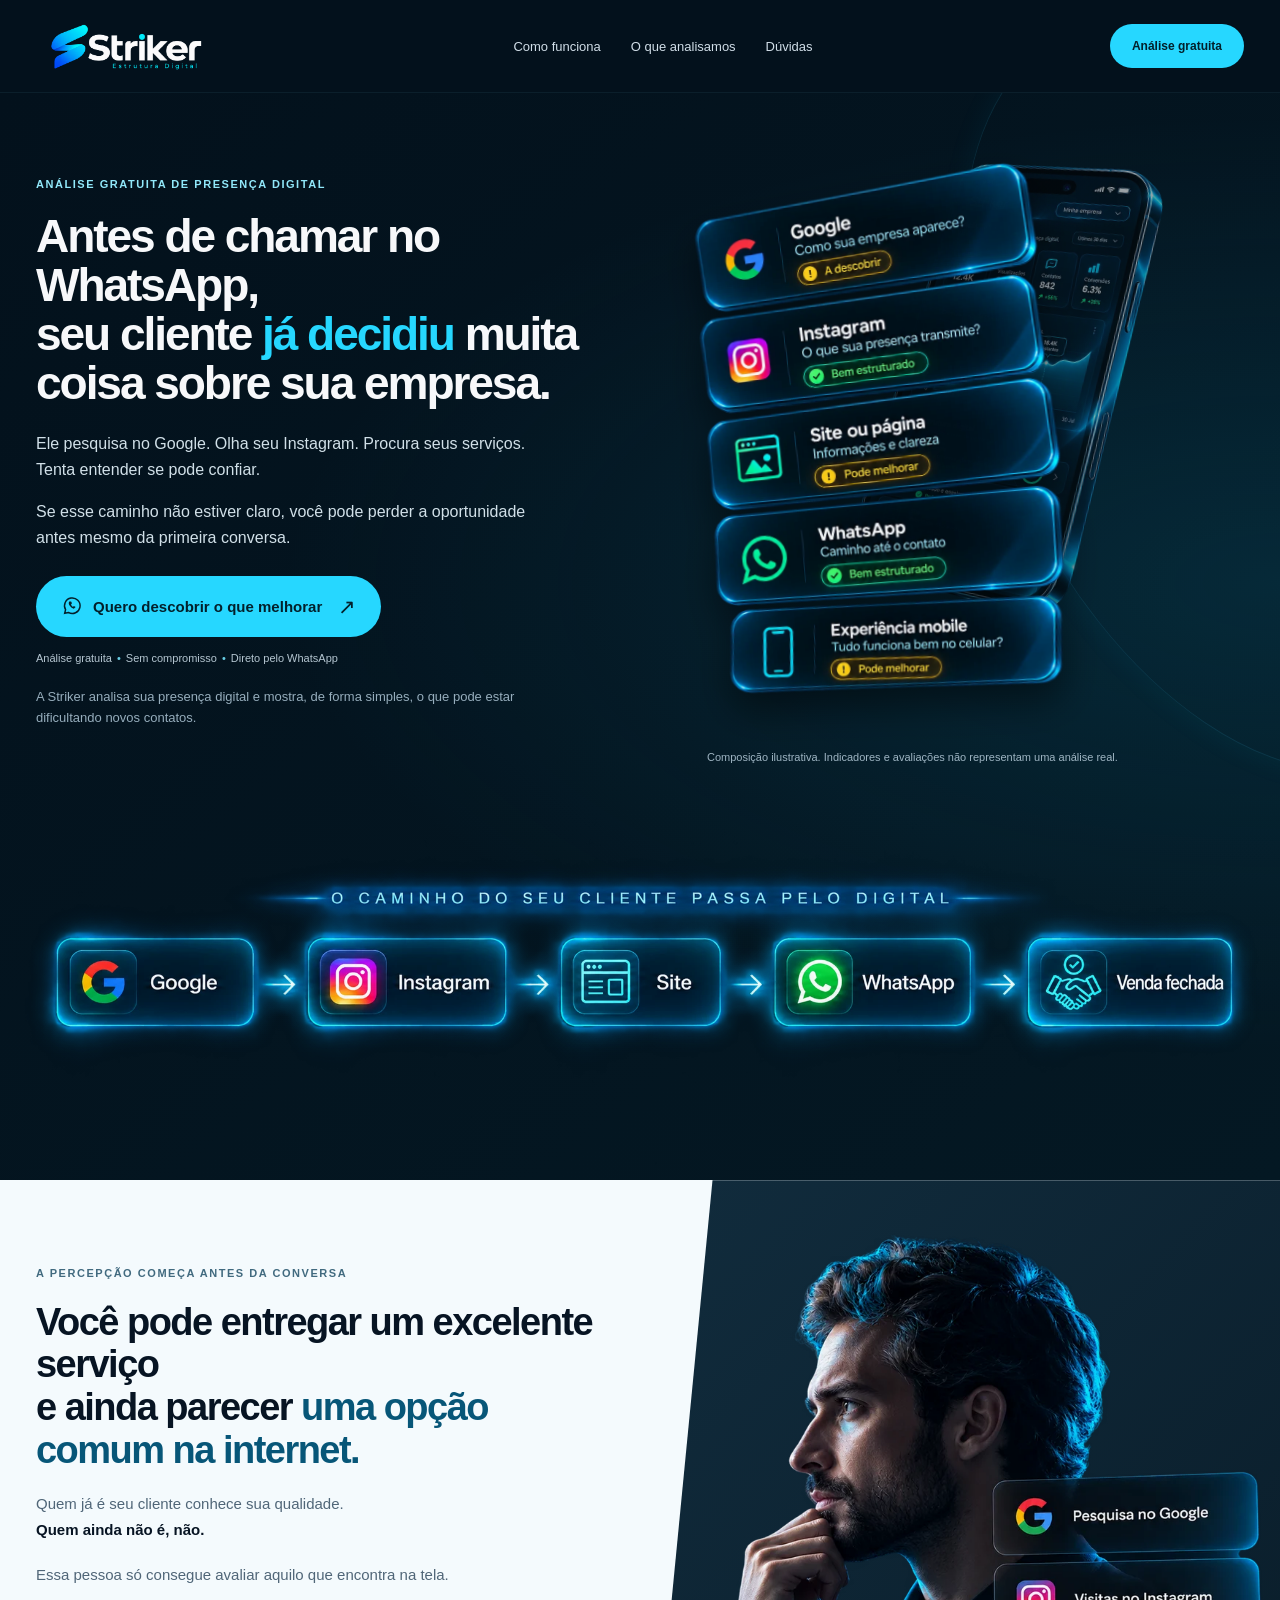
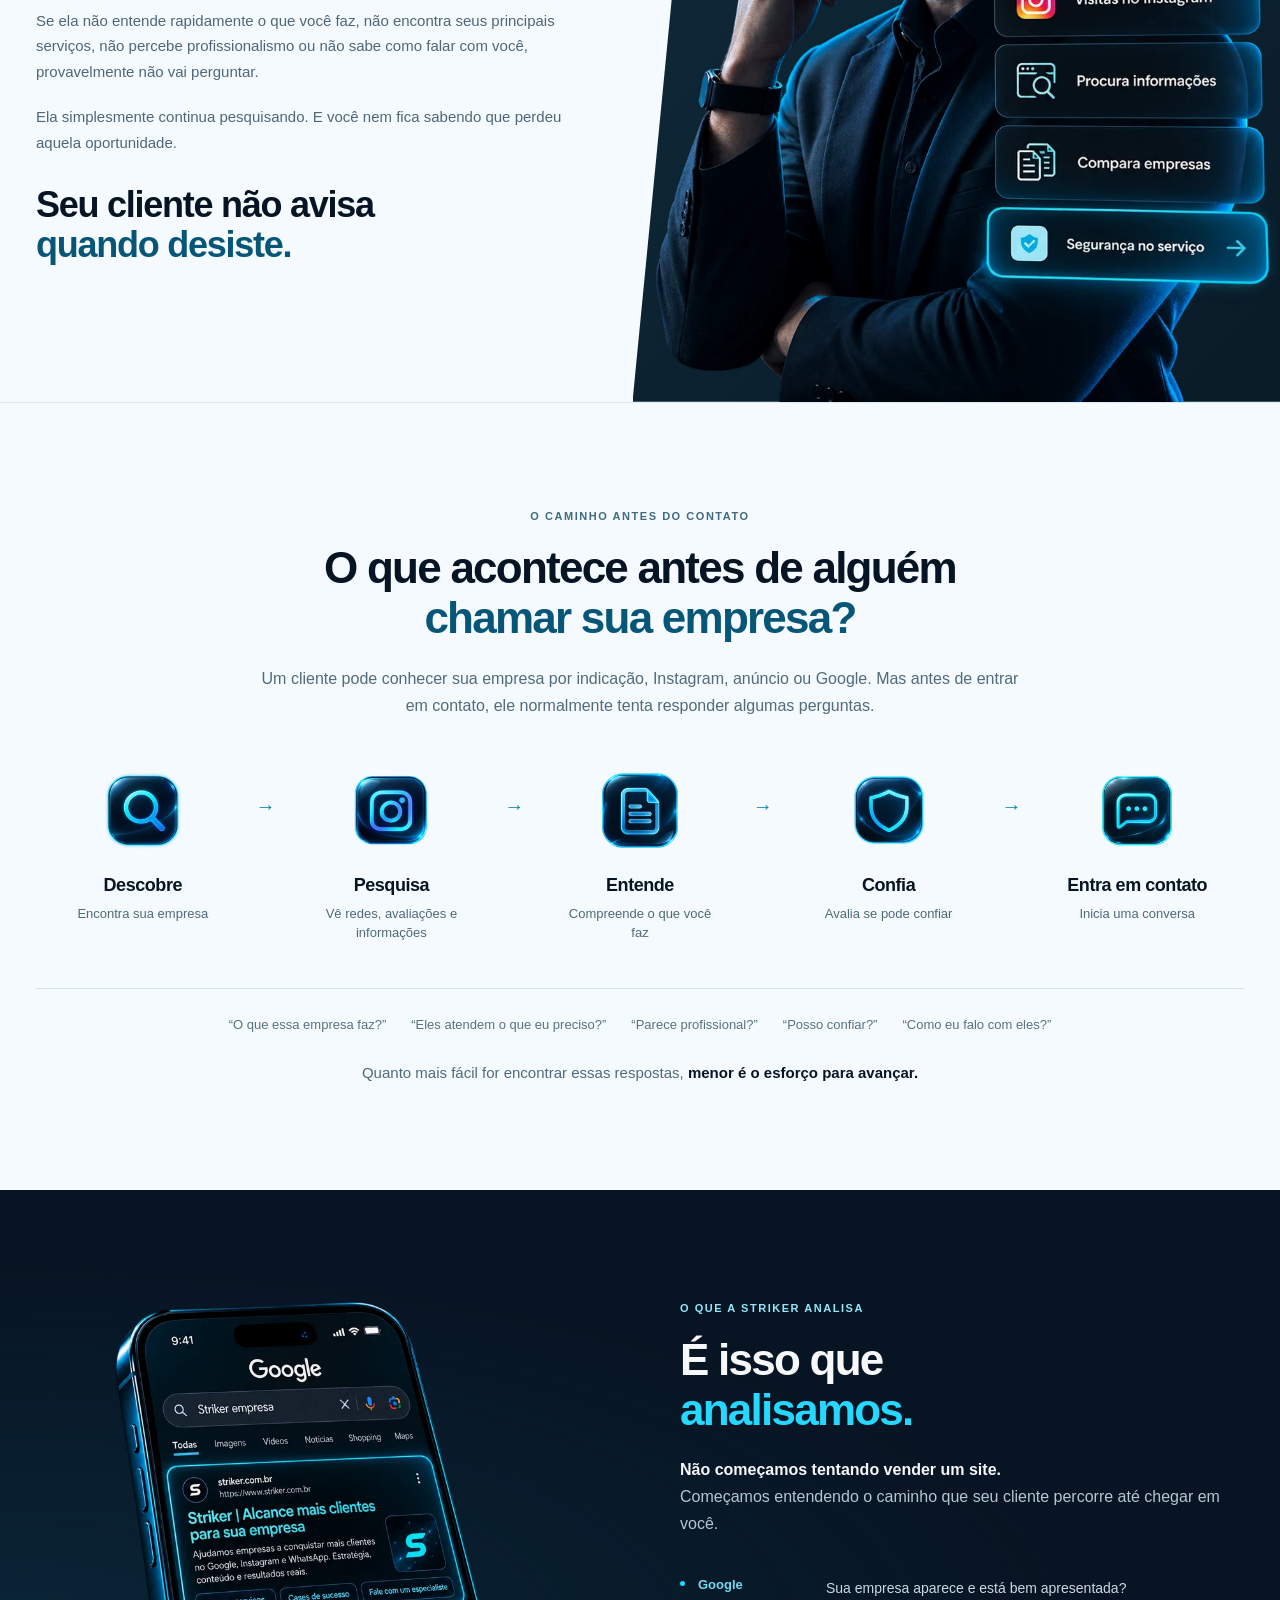
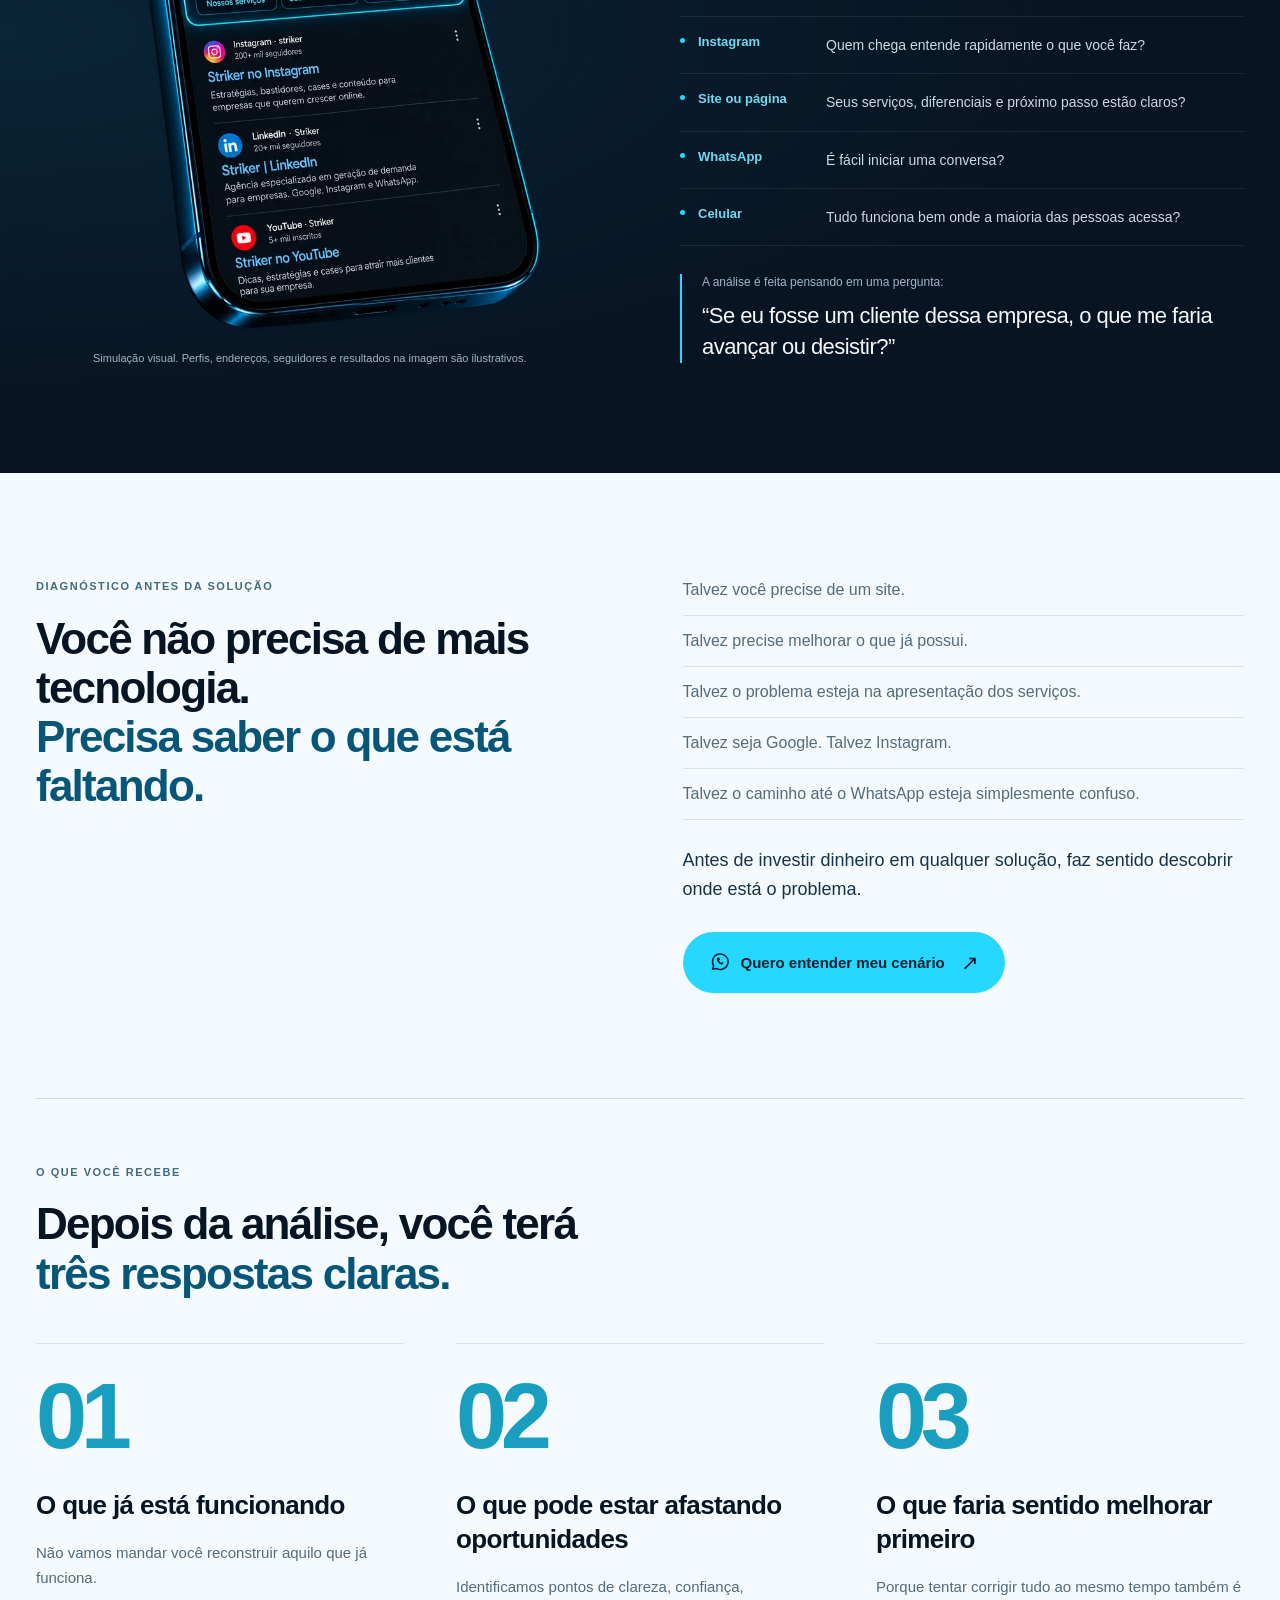
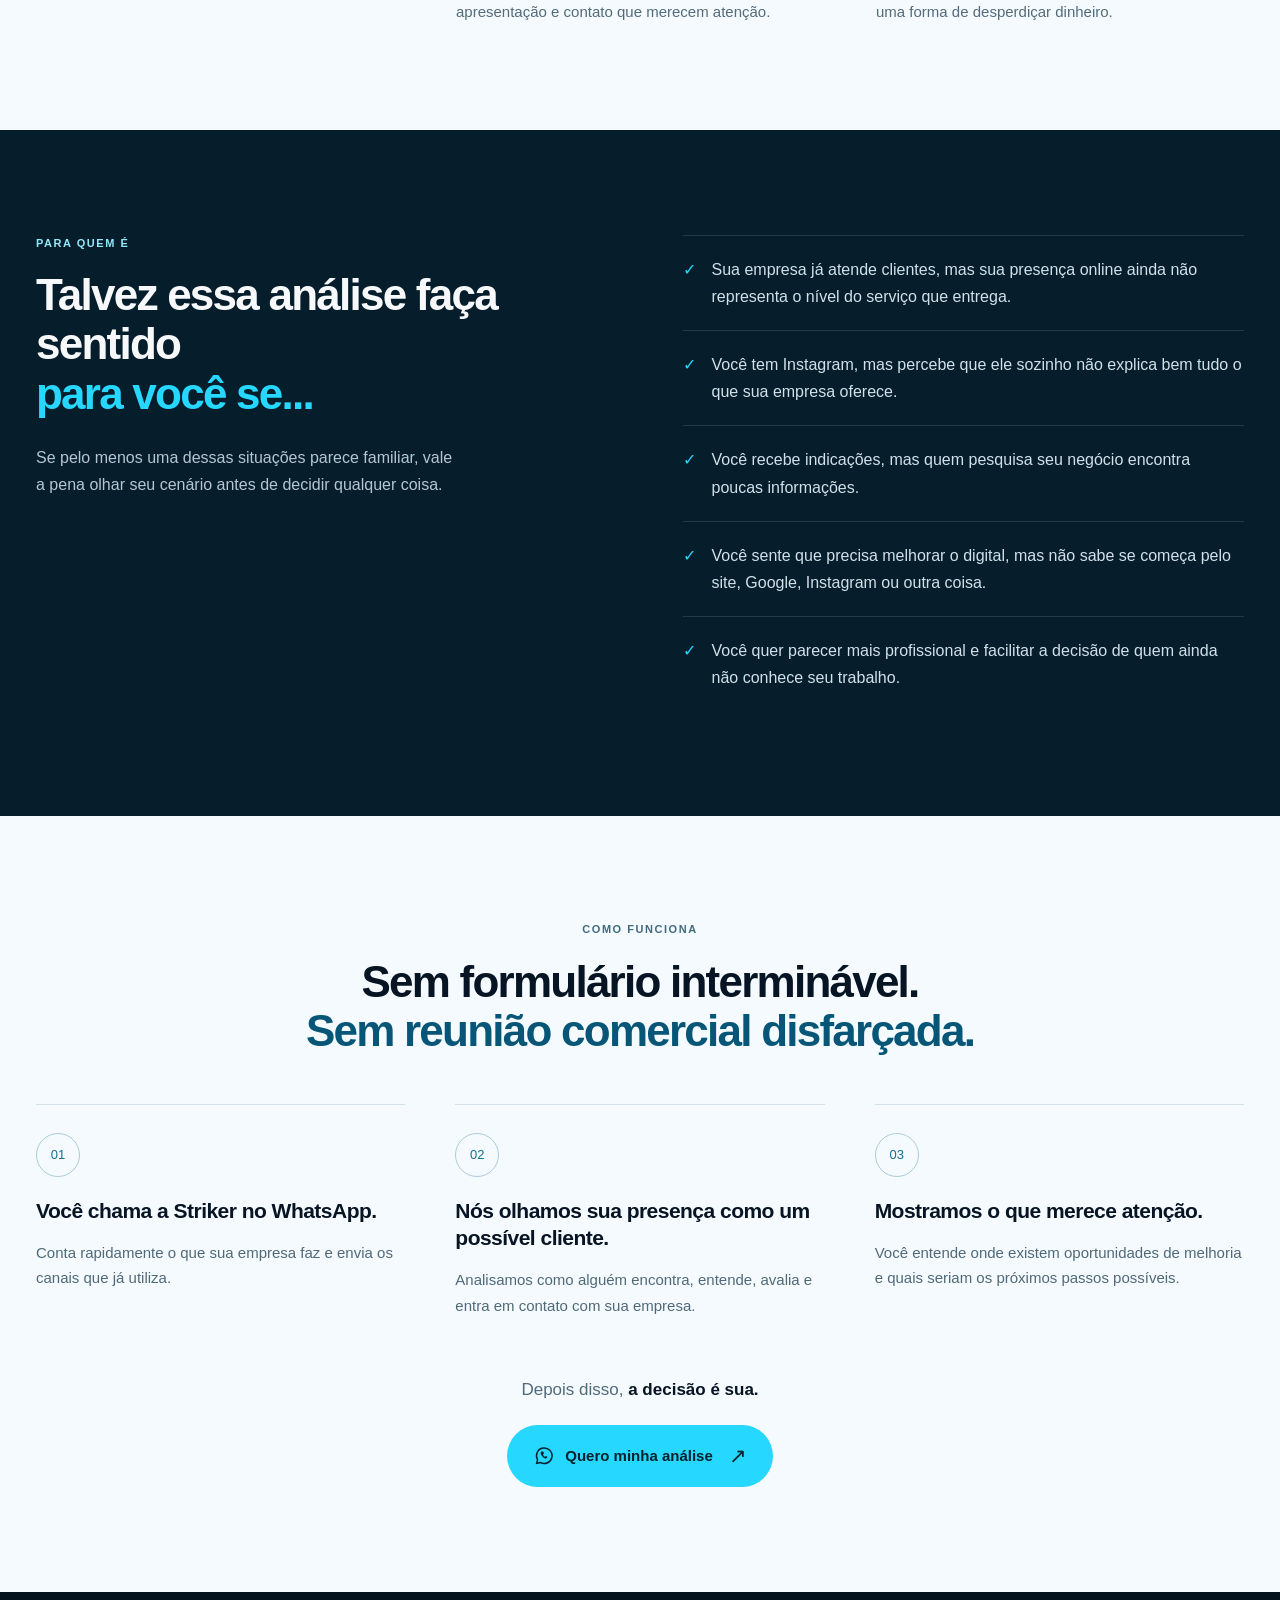
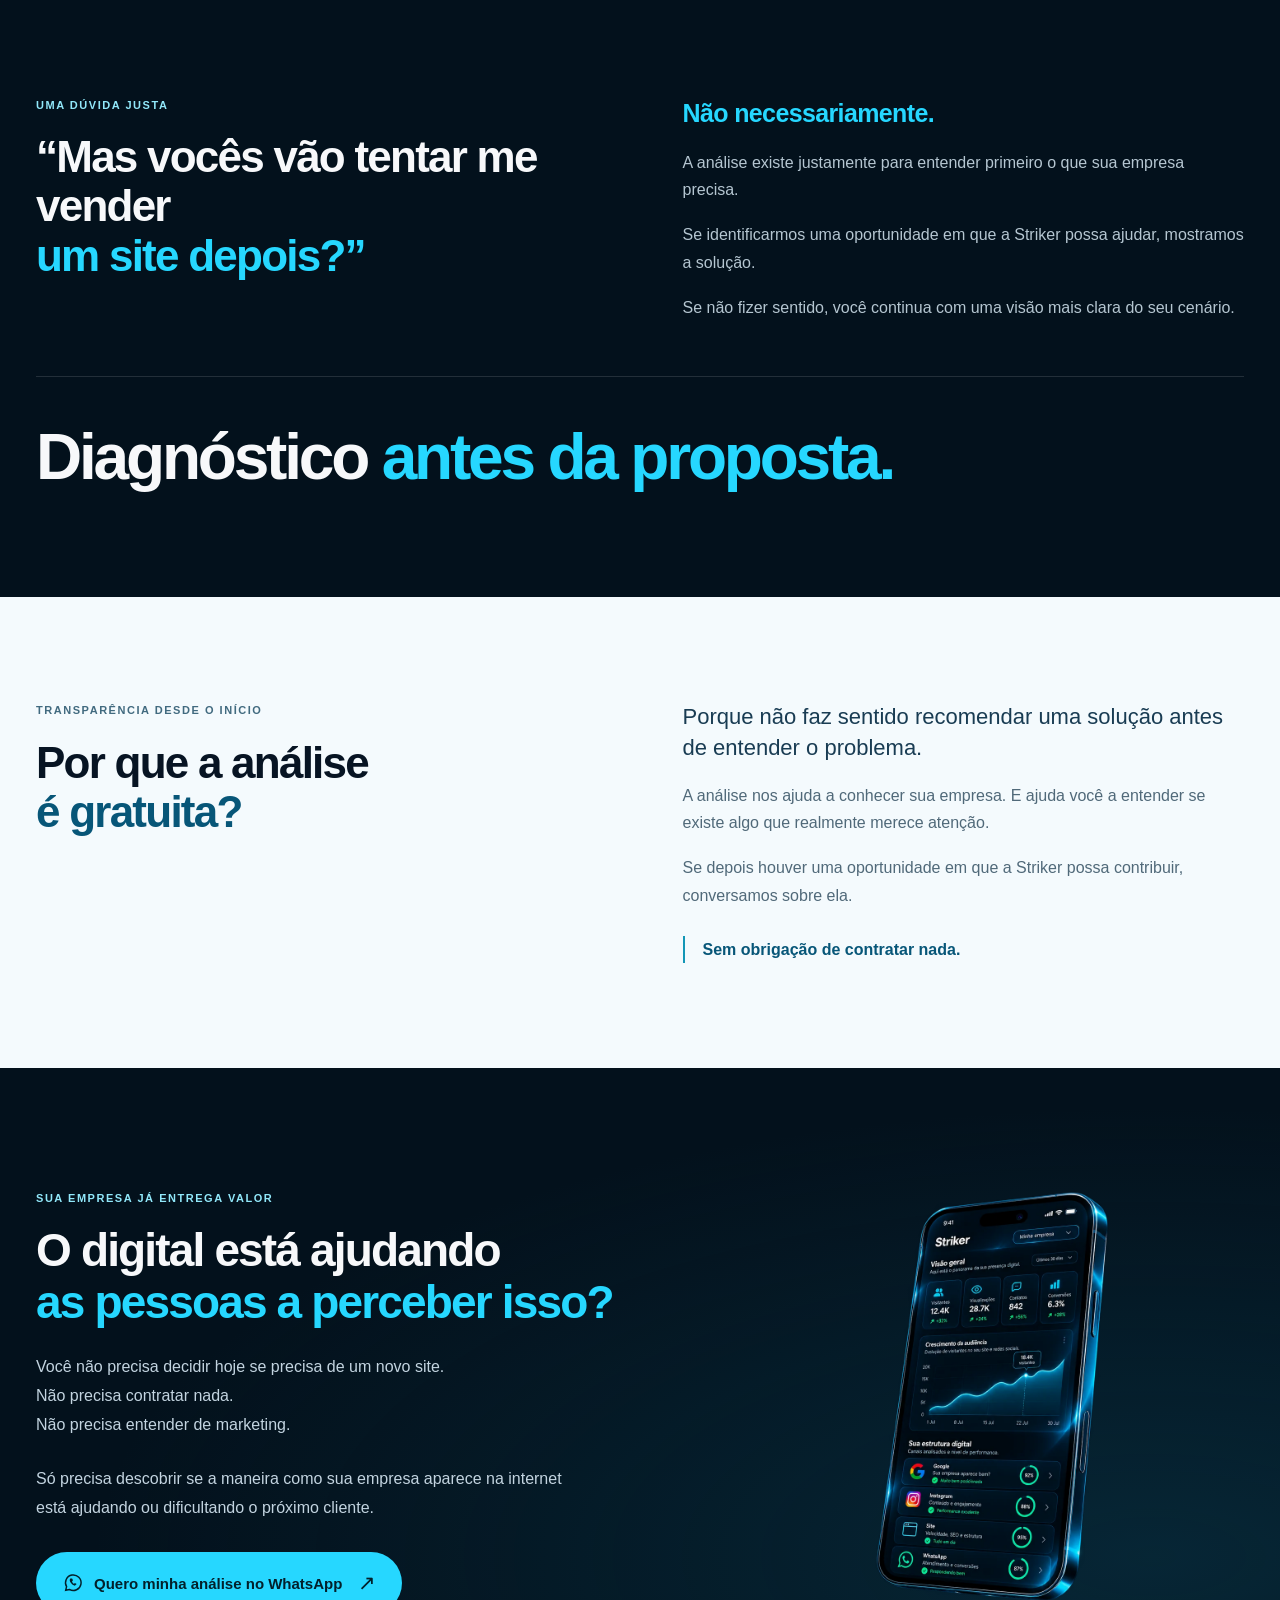
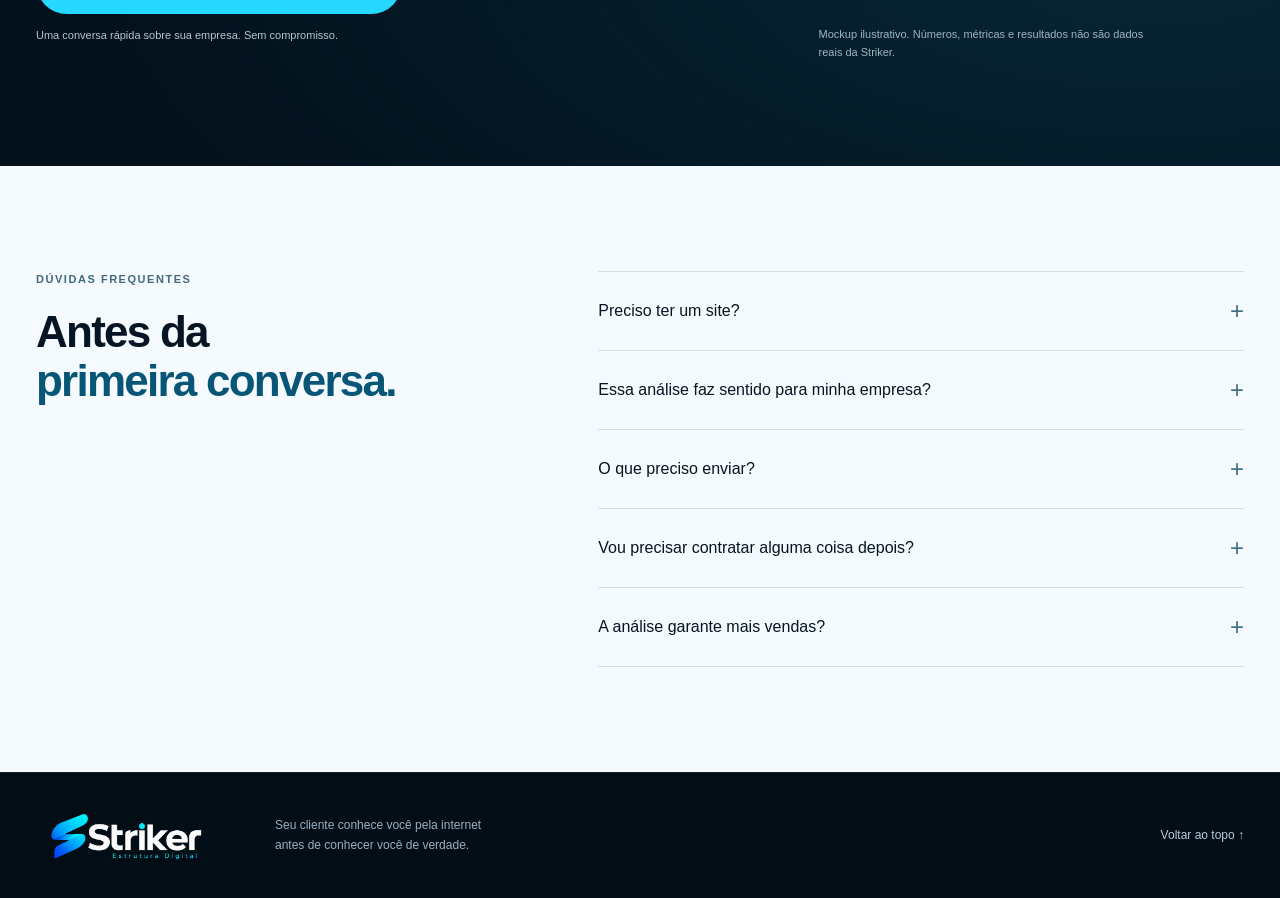
<file: analise/index.html>
<!doctype html>
<html lang="pt-BR">
<head>
  <meta charset="utf-8">
  <meta name="viewport" content="width=device-width, initial-scale=1">
  <meta name="theme-color" content="#03111C">
  <title>Análise de Presença Digital | Striker</title>
  <meta name="description" content="Descubra como sua empresa está sendo percebida no digital e veja o que pode estar dificultando novos contatos.">
  <link rel="canonical" href="https://strikerpf.com.br/analise">
  <meta property="og:type" content="website">
  <meta property="og:locale" content="pt_BR">
  <meta property="og:title" content="Análise gratuita de presença digital | Striker">
  <meta property="og:description" content="Antes de chamar no WhatsApp, seu cliente já decidiu muita coisa sobre sua empresa. Descubra o que melhorar com uma análise gratuita.">
  <meta property="og:url" content="https://strikerpf.com.br/analise">
  <link rel="icon" href="/assets/striker/final/striker-mark.svg" type="image/svg+xml">
  <link rel="preload" href="/assets/striker/analise/analysis-cards.webp" as="image">
  <link rel="stylesheet" href="/analise/analise.css">
  <script src="/analise/analise.js" defer></script>
</head>
<body>
<a class="skip" href="#conteudo">Pular para o conteúdo</a>
<header class="header"><div class="wrap header-inner"><a class="brand" href="/" aria-label="Striker — site oficial"><img src="/assets/striker/analise/logo.webp" width="620" height="207" alt="Striker — Estrutura Digital"></a><nav aria-label="Navegação da análise"><a href="#como-funciona">Como funciona</a><a href="#o-que-analisamos">O que analisamos</a><a href="#duvidas">Dúvidas</a></nav><a class="cta cta-small" href="#contato" data-event="analise_whatsapp_click" data-placement="header"><svg viewBox="0 0 24 24" aria-hidden="true" fill="none"><path d="m4 20 1-4a8.5 8.5 0 1 1 3 3l-4 1Z" stroke="currentColor" stroke-width="1.6"/><path d="M9 7c-2 3 2 7 5 8l2-2-2-1-1 1c-1-1-2-2-2-3l1-1-1-2H9Z" fill="currentColor"/></svg><span>Análise gratuita</span><span class="cta-arrow" aria-hidden="true">↗</span></a></div></header>
<main id="conteudo">
<section class="hero" aria-labelledby="hero-title">
  <div class="hero-light" aria-hidden="true"></div>
  <div class="wrap hero-grid">
    <div class="hero-copy"><p class="eyebrow">Análise gratuita de presença digital</p><h1 id="hero-title">Antes de chamar no WhatsApp,<br>seu cliente <em>já decidiu</em> muita coisa sobre sua empresa.</h1><p class="hero-lead">Ele pesquisa no Google. Olha seu Instagram. Procura seus serviços. Tenta entender se pode confiar.</p><p>Se esse caminho não estiver claro, você pode perder a oportunidade antes mesmo da primeira conversa.</p><a class="cta " href="#contato" data-event="analise_whatsapp_click" data-placement="hero"><svg viewBox="0 0 24 24" aria-hidden="true" fill="none"><path d="m4 20 1-4a8.5 8.5 0 1 1 3 3l-4 1Z" stroke="currentColor" stroke-width="1.6"/><path d="M9 7c-2 3 2 7 5 8l2-2-2-1-1 1c-1-1-2-2-2-3l1-1-1-2H9Z" fill="currentColor"/></svg><span>Quero descobrir o que melhorar</span><span class="cta-arrow" aria-hidden="true">↗</span></a><p class="microcopy">Análise gratuita <span>•</span> Sem compromisso <span>•</span> Direto pelo WhatsApp</p><p class="hero-purpose">A Striker analisa sua presença digital e mostra, de forma simples, o que pode estar dificultando novos contatos.</p></div>
    <figure class="hero-visual"><div class="hero-stage"><img class="hero-phone" src="/assets/striker/analise/dashboard.webp" width="850" height="1062" alt="" fetchpriority="high" decoding="async"><img class="hero-cards" src="/assets/striker/analise/analysis-cards.webp" width="900" height="1125" alt="Exemplo dos canais observados: Google, Instagram, site, WhatsApp e experiência mobile." fetchpriority="high" decoding="async"></div><figcaption>Composição ilustrativa. Indicadores e avaliações não representam uma análise real.</figcaption></figure>
  </div>
  <figure class="channel-strip"><img src="/assets/striker/analise/customer-path.webp?v=2" width="2000" height="667" alt="O caminho do seu cliente passa pelo digital: Google, Instagram, Site, WhatsApp e venda fechada." decoding="async"></figure>
</section>
<section class="pain light" aria-labelledby="pain-title"><div class="wrap pain-grid"><div class="pain-copy"><p class="eyebrow">A percepção começa antes da conversa</p><h2 id="pain-title">Você pode entregar um excelente serviço<br>e ainda parecer <em>uma opção comum na internet.</em></h2><p>Quem já é seu cliente conhece sua qualidade.<br><strong>Quem ainda não é, não.</strong></p><p>Essa pessoa só consegue avaliar aquilo que encontra na tela.</p><p>Se ela não entende rapidamente o que você faz, não encontra seus principais serviços, não percebe profissionalismo ou não sabe como falar com você, provavelmente não vai perguntar.</p><p>Ela simplesmente continua pesquisando. E você nem fica sabendo que perdeu aquela oportunidade.</p><p class="impact">Seu cliente não avisa<br><em>quando desiste.</em></p></div><div class="pain-visual"><img class="" src="/assets/striker/analise/client-research.webp" width="900" height="1125" alt="Representação de um cliente pesquisando, comparando informações e buscando segurança antes de escolher uma empresa." loading="lazy" decoding="async"></div></div></section>
<section class="journey light section" aria-labelledby="journey-title"><div class="wrap"><div class="center-heading"><p class="eyebrow">O caminho antes do contato</p><h2 id="journey-title">O que acontece antes de alguém<br><em>chamar sua empresa?</em></h2><p>Um cliente pode conhecer sua empresa por indicação, Instagram, anúncio ou Google. Mas antes de entrar em contato, ele normalmente tenta responder algumas perguntas.</p></div><ol class="journey-flow"><li><img class="journey-icon" src="/assets/striker/analise/discover.webp" width="160" height="160" alt="" loading="lazy" decoding="async"><div><h3>Descobre</h3><p>Encontra sua empresa</p></div><span class="flow-arrow" aria-hidden="true">→</span></li><li><img class="journey-icon" src="/assets/striker/analise/research.webp" width="160" height="160" alt="" loading="lazy" decoding="async"><div><h3>Pesquisa</h3><p>Vê redes, avaliações e informações</p></div><span class="flow-arrow" aria-hidden="true">→</span></li><li><img class="journey-icon" src="/assets/striker/analise/understand.webp" width="160" height="160" alt="" loading="lazy" decoding="async"><div><h3>Entende</h3><p>Compreende o que você faz</p></div><span class="flow-arrow" aria-hidden="true">→</span></li><li><img class="journey-icon" src="/assets/striker/analise/trust.webp" width="160" height="160" alt="" loading="lazy" decoding="async"><div><h3>Confia</h3><p>Avalia se pode confiar</p></div><span class="flow-arrow" aria-hidden="true">→</span></li><li><img class="journey-icon" src="/assets/striker/analise/contact.webp" width="160" height="160" alt="" loading="lazy" decoding="async"><div><h3>Entra em contato</h3><p>Inicia uma conversa</p></div><span class="flow-arrow" aria-hidden="true">→</span></li></ol><div class="customer-questions"><span>“O que essa empresa faz?”</span><span>“Eles atendem o que eu preciso?”</span><span>“Parece profissional?”</span><span>“Posso confiar?”</span><span>“Como eu falo com eles?”</span></div><p class="journey-end">Quanto mais fácil for encontrar essas respostas, <strong>menor é o esforço para avançar.</strong></p></div></section>
<section class="audit section" id="o-que-analisamos" aria-labelledby="audit-title"><div class="wrap audit-grid"><figure class="audit-visual"><img class="" src="/assets/striker/analise/google-phone.webp" width="800" height="1000" alt="Simulação de uma pesquisa no Google em um celular." loading="lazy" decoding="async"><figcaption>Simulação visual. Perfis, endereços, seguidores e resultados na imagem são ilustrativos.</figcaption></figure><div class="audit-copy"><p class="eyebrow">O que a Striker analisa</p><h2 id="audit-title">É isso que<br><em>analisamos.</em></h2><p><strong>Não começamos tentando vender um site.</strong><br>Começamos entendendo o caminho que seu cliente percorre até chegar em você.</p><dl class="audit-list"><div><dt>Google</dt><dd>Sua empresa aparece e está bem apresentada?</dd></div><div><dt>Instagram</dt><dd>Quem chega entende rapidamente o que você faz?</dd></div><div><dt>Site ou página</dt><dd>Seus serviços, diferenciais e próximo passo estão claros?</dd></div><div><dt>WhatsApp</dt><dd>É fácil iniciar uma conversa?</dd></div><div><dt>Celular</dt><dd>Tudo funciona bem onde a maioria das pessoas acessa?</dd></div></dl><blockquote><span>A análise é feita pensando em uma pergunta:</span>“Se eu fosse um cliente dessa empresa, o que me faria avançar ou desistir?”</blockquote></div></div></section>
<section class="diagnosis light section" aria-labelledby="diagnosis-title"><div class="wrap diagnosis-grid"><div><p class="eyebrow">Diagnóstico antes da solução</p><h2 id="diagnosis-title">Você não precisa de mais tecnologia.<br><em>Precisa saber o que está faltando.</em></h2></div><div class="diagnosis-copy"><ul><li>Talvez você precise de um site.</li><li>Talvez precise melhorar o que já possui.</li><li>Talvez o problema esteja na apresentação dos serviços.</li><li>Talvez seja Google. Talvez Instagram.</li><li>Talvez o caminho até o WhatsApp esteja simplesmente confuso.</li></ul><p>Antes de investir dinheiro em qualquer solução, faz sentido descobrir onde está o problema.</p><a class="cta " href="#contato" data-event="analise_whatsapp_click" data-placement="diagnosis"><svg viewBox="0 0 24 24" aria-hidden="true" fill="none"><path d="m4 20 1-4a8.5 8.5 0 1 1 3 3l-4 1Z" stroke="currentColor" stroke-width="1.6"/><path d="M9 7c-2 3 2 7 5 8l2-2-2-1-1 1c-1-1-2-2-2-3l1-1-1-2H9Z" fill="currentColor"/></svg><span>Quero entender meu cenário</span><span class="cta-arrow" aria-hidden="true">↗</span></a></div></div></section>
<section class="answers light section" aria-labelledby="answers-title"><div class="wrap"><p class="eyebrow">O que você recebe</p><h2 id="answers-title">Depois da análise, você terá<br><em>três respostas claras.</em></h2><ol class="answer-grid"><li><span class="answer-number">01</span><h3>O que já está funcionando</h3><p>Não vamos mandar você reconstruir aquilo que já funciona.</p></li><li><span class="answer-number">02</span><h3>O que pode estar afastando oportunidades</h3><p>Identificamos pontos de clareza, confiança, apresentação e contato que merecem atenção.</p></li><li><span class="answer-number">03</span><h3>O que faria sentido melhorar primeiro</h3><p>Porque tentar corrigir tudo ao mesmo tempo também é uma forma de desperdiçar dinheiro.</p></li></ol></div></section>
<section class="audience section" aria-labelledby="audience-title"><div class="wrap audience-grid"><div><p class="eyebrow">Para quem é</p><h2 id="audience-title">Talvez essa análise faça sentido<br><em>para você se...</em></h2><p class="audience-end">Se pelo menos uma dessas situações parece familiar, vale a pena olhar seu cenário antes de decidir qualquer coisa.</p></div><ul class="check-list"><li>Sua empresa já atende clientes, mas sua presença online ainda não representa o nível do serviço que entrega.</li><li>Você tem Instagram, mas percebe que ele sozinho não explica bem tudo o que sua empresa oferece.</li><li>Você recebe indicações, mas quem pesquisa seu negócio encontra poucas informações.</li><li>Você sente que precisa melhorar o digital, mas não sabe se começa pelo site, Google, Instagram ou outra coisa.</li><li>Você quer parecer mais profissional e facilitar a decisão de quem ainda não conhece seu trabalho.</li></ul></div></section>
<section class="process section light" id="como-funciona" aria-labelledby="process-title"><div class="wrap"><div class="center-heading"><p class="eyebrow">Como funciona</p><h2 id="process-title">Sem formulário interminável.<br><em>Sem reunião comercial disfarçada.</em></h2></div><ol class="process-grid"><li><span>01</span><h3>Você chama a Striker no WhatsApp.</h3><p>Conta rapidamente o que sua empresa faz e envia os canais que já utiliza.</p></li><li><span>02</span><h3>Nós olhamos sua presença como um possível cliente.</h3><p>Analisamos como alguém encontra, entende, avalia e entra em contato com sua empresa.</p></li><li><span>03</span><h3>Mostramos o que merece atenção.</h3><p>Você entende onde existem oportunidades de melhoria e quais seriam os próximos passos possíveis.</p></li></ol><div class="process-action"><p>Depois disso, <strong>a decisão é sua.</strong></p><a class="cta " href="#contato" data-event="analise_whatsapp_click" data-placement="process"><svg viewBox="0 0 24 24" aria-hidden="true" fill="none"><path d="m4 20 1-4a8.5 8.5 0 1 1 3 3l-4 1Z" stroke="currentColor" stroke-width="1.6"/><path d="M9 7c-2 3 2 7 5 8l2-2-2-1-1 1c-1-1-2-2-2-3l1-1-1-2H9Z" fill="currentColor"/></svg><span>Quero minha análise</span><span class="cta-arrow" aria-hidden="true">↗</span></a></div></div></section>
<section class="objection section" aria-labelledby="objection-title"><div class="wrap objection-grid"><div><p class="eyebrow">Uma dúvida justa</p><h2 id="objection-title">“Mas vocês vão tentar me vender<br><em>um site depois?”</em></h2></div><div><h3>Não necessariamente.</h3><p>A análise existe justamente para entender primeiro o que sua empresa precisa.</p><p>Se identificarmos uma oportunidade em que a Striker possa ajudar, mostramos a solução.</p><p>Se não fizer sentido, você continua com uma visão mais clara do seu cenário.</p></div><p class="manifesto">Diagnóstico <em>antes da proposta.</em></p></div></section>
<section class="free section light" aria-labelledby="free-title"><div class="wrap free-grid"><div><p class="eyebrow">Transparência desde o início</p><h2 id="free-title">Por que a análise<br><em>é gratuita?</em></h2></div><div><p class="free-lead">Porque não faz sentido recomendar uma solução antes de entender o problema.</p><p>A análise nos ajuda a conhecer sua empresa. E ajuda você a entender se existe algo que realmente merece atenção.</p><p>Se depois houver uma oportunidade em que a Striker possa contribuir, conversamos sobre ela.</p><p class="free-emphasis">Sem obrigação de contratar nada.</p></div></div></section>
<section class="final-section section" id="contato" aria-labelledby="final-title"><div class="wrap final-grid"><div><p class="eyebrow">Sua empresa já entrega valor</p><h2 id="final-title">O digital está ajudando<br><em>as pessoas a perceber isso?</em></h2><p>Você não precisa decidir hoje se precisa de um novo site.<br>Não precisa contratar nada.<br>Não precisa entender de marketing.</p><p>Só precisa descobrir se a maneira como sua empresa aparece na internet está ajudando ou dificultando o próximo cliente.</p><a id="whatsapp-destination" class="cta" href="https://wa.me/5554999102656?text=Ol%C3%A1%2C%20vim%20pela%20an%C3%A1lise%20da%20Striker%20e%20gostaria%20de%20entender%20o%20que%20posso%20melhorar%20na%20presen%C3%A7a%20digital%20da%20minha%20empresa." data-event="analise_whatsapp_click" data-placement="final"><svg viewBox="0 0 24 24" aria-hidden="true" fill="none"><path d="m4 20 1-4a8.5 8.5 0 1 1 3 3l-4 1Z" stroke="currentColor" stroke-width="1.6"/><path d="M9 7c-2 3 2 7 5 8l2-2-2-1-1 1c-1-1-2-2-2-3l1-1-1-2H9Z" fill="currentColor"/></svg><span>Quero minha análise no WhatsApp</span><span class="cta-arrow" aria-hidden="true">↗</span></a><p class="microcopy">Uma conversa rápida sobre sua empresa. Sem compromisso.</p></div><figure class="final-visual"><img class="" src="/assets/striker/analise/dashboard.webp" width="850" height="1062" alt="Representação ilustrativa de uma visão geral da presença digital." loading="lazy" decoding="async"><figcaption>Mockup ilustrativo. Números, métricas e resultados não são dados reais da Striker.</figcaption></figure></div></section>
<section class="faq-section section light" id="duvidas" aria-labelledby="faq-title"><div class="wrap faq-grid"><div><p class="eyebrow">Dúvidas frequentes</p><h2 id="faq-title">Antes da<br><em>primeira conversa.</em></h2></div><div class="faq"><details><summary>Preciso ter um site?<span aria-hidden="true">+</span></summary><p>Não. Podemos começar pelo Google, Instagram e outros canais que sua empresa já utiliza. Ter um site não é requisito para a análise.</p></details><details><summary>Essa análise faz sentido para minha empresa?<span aria-hidden="true">+</span></summary><p>Ela é voltada a empresas que já atendem clientes e querem entender como melhorar sua apresentação e o caminho até o contato. Na conversa, entendemos seu cenário.</p></details><details><summary>O que preciso enviar?<span aria-hidden="true">+</span></summary><p>O nome da empresa, o que ela faz e os links dos canais que já utiliza, se tiver. Não envie senhas ou acessos.</p></details><details><summary>Vou precisar contratar alguma coisa depois?<span aria-hidden="true">+</span></summary><p>Não. A análise é gratuita e sem compromisso. Se houver uma solução em que a Striker possa ajudar, mostramos a possibilidade. A decisão é sua.</p></details><details><summary>A análise garante mais vendas?<span aria-hidden="true">+</span></summary><p>Nenhuma análise séria pode garantir vendas. A análise identifica pontos que podem melhorar clareza, confiança, experiência e facilidade de contato.</p></details></div></div></section>
</main>
<footer class="footer"><div class="wrap footer-inner"><a class="brand" href="/" aria-label="Striker — site oficial"><img src="/assets/striker/analise/logo.webp" width="620" height="207" alt="Striker — Estrutura Digital"></a><p>Seu cliente conhece você pela internet<br>antes de conhecer você de verdade.</p><a href="#conteudo">Voltar ao topo ↑</a></div></footer>
</body>
</html>
</file>
<file: styles.css>
* { box-sizing: border-box; }
:root { font-family: Arial, Helvetica, sans-serif; color: #101114; background: #fff; font-synthesis: none; }
body { margin: 0; padding: 0; }
a { color: inherit; text-decoration: none; }
a:focus-visible { outline: 3px solid #ff4e16; outline-offset: 6px; }
/* Three independent blocks: header, content grid, brand signature. */
.hero { position: relative; isolation: isolate; overflow: hidden; background: #e0e3e5; border-radius: 0 0 40px 40px; padding: 28px clamp(24px, 4vw, 72px) 0; }
.header, .hero-content { width: 100%; max-width: 1320px; margin-inline: auto; }
.header { display: grid; grid-template-columns: 1fr auto 1fr; align-items: center; gap: 40px; min-height: 52px; }
.logo { display: inline-flex; justify-self: start; align-items: flex-start; font-size: 32px; font-weight: 700; letter-spacing: -.065em; line-height: 1; }
.logo span { width: 10px; height: 10px; background: #ff4d13; border-radius: 50%; margin: 2px 0 0 3px; }
nav { display: flex; gap: 36px; font-size: 14px; color: #555761; }
nav a, nav span { position: relative; padding: 14px 0; }
.nav-active { color: #101114; }
.nav-active::after { content: ''; position: absolute; width: 4px; height: 4px; border-radius: 50%; background: #ff4d13; bottom: 3px; left: calc(50% - 2px); }
.contact { justify-self: end; display: grid; place-items: center; border: 1px solid #303238; border-radius: 40px; width: 164px; min-height: 48px; font-size: 14px; }
[data-contact][href] { cursor: pointer; transition: transform .2s, background .2s; }
[data-contact][href]:hover { transform: translateY(-2px); background-color: #fff; }
.hero-content { display: grid; grid-template-columns: minmax(0, 580px) minmax(0, 1fr); align-items: center; gap: 64px; padding-block: 68px 48px; }
.hero-copy { min-width: 0; }
.eyebrow { margin: 0 0 22px; color: #555b63; font-size: 10px; line-height: 1.6; text-transform: uppercase; letter-spacing: .22em; }
h1 { font-weight: 500; font-size: clamp(36px, 3.2vw, 46px); line-height: 1.08; letter-spacing: -.055em; margin: 0; text-wrap: pretty; }
h1 span { color: #65676d; }
.desktop-break { display: none; }
.description { max-width: 470px; color: #555b61; font-size: 16px; line-height: 1.5; margin: 24px 0 28px; }
.primary-cta { display: inline-flex; align-items: center; gap: 16px; max-width: 100%; min-height: 66px; padding: 9px 22px 9px 11px; background: #fff; border-radius: 100px; font-size: 14px; line-height: 1.25; letter-spacing: -.025em; font-weight: 600; }
.cta-art { flex: 0 0 52px; width: 52px; height: 46px; border-radius: 50%; background: #00e5ff; }
.arrow { width: 22px; height: 22px; stroke: currentColor; stroke-width: 1.6; stroke-linecap: round; stroke-linejoin: round; flex-shrink: 0; }
.primary-cta .arrow { margin-left: 9px; }
@media (max-width: 1000px) {
  .header { gap: 24px; }
  nav { gap: 24px; }
  .hero-content { grid-template-columns: minmax(0, 1.4fr) minmax(0, 1fr); gap: 32px; padding-top: 56px; }
  h1 { font-size: 38px; }
}
@media (max-width: 760px) {
  body { padding: 0; }
  .hero { padding: 24px 24px 0; border-radius: 0 0 28px 28px; }
  .header { grid-template-columns: 1fr auto; gap: 20px; }
  .logo { font-size: 30px; }
  .contact { width: 132px; min-height: 44px; font-size: 12px; }
  nav { grid-column: 1 / -1; grid-row: 2; justify-content: space-between; gap: 16px; font-size: 13px; }
  .hero-content { grid-template-columns: minmax(0,1fr); gap: 40px; padding-block: 36px 28px; }
  .hero-copy { max-width: 540px; }
  .eyebrow { font-size: 9px; letter-spacing: .16em; margin-bottom: 18px; }
  h1 { font-size: clamp(32px, 6.5vw, 40px); }
  .description { margin-block: 22px 26px; font-size: 15px; }
  .primary-cta { gap: 12px; padding-right: 18px; font-size: 13px; }
  .primary-cta .arrow { margin-left: 4px; }
}
@media (prefers-reduced-motion: reduce) { * { transition: none !important; } }

/* Shared section system */
:root { --accent: #ff501e; --ink: #151617; --muted: #74767a; --line: #e4e4e4; }
html { scroll-behavior: smooth; scroll-padding-top: 28px; }
body { background: #fafafa; }
p { text-wrap: pretty; }
a, summary { -webkit-tap-highlight-color: transparent; }
a:focus-visible, summary:focus-visible { outline: 3px solid var(--accent); outline-offset: 6px; }
.container { width: min(100% - 112px, 1240px); margin-inline: auto; }
.section { padding-block: 104px; }
.section-label { display: flex; align-items: center; gap: 12px; margin-bottom: 36px; color: var(--accent); font-size: 12px; font-weight: 500; }
.spark { font-size: 30px; line-height: 1; }
.section-index { margin-left: auto; color: #838589; font-size: 11px; letter-spacing: .08em; text-transform: uppercase; }
h2 { font-size: clamp(32px,3.55vw,50px); font-weight: 500; line-height: 1.08; letter-spacing: -.052em; margin: 0; text-wrap: pretty; }
h3, h4 { font-weight: 500; letter-spacing: -.04em; }
.muted { color: #85878a; }
.kicker { display: block; text-transform: uppercase; letter-spacing: .12em; font-size: 10px; line-height: 1.6; }
.body-copy, .split-heading > p { color: #66696e; font-size: 15px; line-height: 1.65; }
.body-copy p:first-child { margin-top: 0; }
.text-link { display: inline-flex; align-items: center; gap: 20px; font-size: 14px; font-weight: 500; line-height: 1.4; border-bottom: 1px solid currentColor; padding: 8px 0; }
.text-link span { margin-left: auto; font-size: 20px; }
.button { display: inline-flex; justify-content: space-between; align-items: center; gap: 28px; padding: 19px 25px; border-radius: 100px; font-size: 14px; line-height: 1.4; font-weight: 500; }
.button span { flex-shrink: 0; font-size: 20px; }
.button-dark { color: #fff; background: var(--ink); }
.button-dark[href]:hover { background: #36383a; }
.button-white { color: var(--ink); background: #fff; }
.benefit-strip { display: flex; align-items: center; justify-content: space-between; gap: 20px; padding-block: 28px; border-bottom: 1px solid var(--line); color: #65676b; font-size: 12px; }
.benefit-strip span { display: flex; align-items: center; gap: 12px; }
.benefit-strip span::before { content: '+'; color: var(--accent); font-size: 18px; }
.dark-section { background: #151616; color: #fff; border-radius: 32px; }
.dark-section .muted { color: #85888a; }
.split-heading { display: grid; grid-template-columns: 1.75fr 1fr; gap: 80px; align-items: end; margin-bottom: 48px; }
.split-heading > p { margin: 0; }
.dark-section .split-heading > p { color: #a0a2a4; }
.center-heading { max-width: 820px; margin: 0 auto 52px; text-align: center; }
.center-heading h2 { font-size: clamp(34px,4vw,58px); }
.center-heading p { max-width: 550px; margin: 24px auto 0; color: #73767a; font-size: 15px; line-height: 1.6; }
.transformation { background: #efefed; }
.transformation-grid { display: grid; grid-template-columns: 1.2fr 1fr; gap: 100px; align-items: center; }
.transformation h2 { font-size: clamp(34px,3.4vw,48px); }
.transformation p { max-width: 485px; font-size: 15px; line-height: 1.7; color: #6c7074; margin: 24px 0; }
.transformation .button { margin-top: 12px; }
.conversation-visual { padding: 28px; background: #fafafa; border: 1px solid white; border-radius: 24px; box-shadow: 0 28px 64px #2934440b; transform: rotate(2deg); }
.conversation-top { display: flex; align-items: center; justify-content: space-between; gap: 20px; padding-bottom: 22px; border-bottom: 1px solid var(--line); }
.small-brand { font-size: 23px; font-weight: 600; letter-spacing: -.06em; }
.small-brand span { color: var(--accent); }
.conversation-top > span:last-child { font-size: 10px; color: #777; }
.decision-steps { padding: 10px 0; list-style: none; }
.decision-steps li { display: flex; align-items: center; gap: 16px; padding: 16px 0; font-size: 14px; }
.decision-steps li > span { color: #929699; font-size: 11px; }
.decision-steps b { margin-left: auto; color: var(--accent); font-weight: 400; }
.message-example { background: #eeefeb; border-radius: 16px 16px 0 16px; padding: 20px; }
.message-example > span { font-size: 10px; text-transform: uppercase; letter-spacing: .1em; color: #797d7f; }
.message-example p { color: #333; font-size: 18px; line-height: 1.45; letter-spacing: -.02em; margin: 12px 0 0; }
.conversation-note { margin-top: 22px; display: flex; gap: 12px; align-items: center; font-size: 12px; }
.conversation-note > span { display: grid; place-items: center; width: 30px; height: 30px; border-radius: 50%; color: #fff; background: #222; font-size: 18px; }
.audit-section { display: grid; grid-template-columns: 1fr 1fr; gap: 100px; align-items: center; }
.audit-section h2 { margin-bottom: 26px; }
.audit-section p { font-size: 15px; line-height: 1.65; color: #75797d; max-width: 440px; }
.audit-list { border-left: 1px solid var(--line); padding-left: 48px; }
.audit-list .kicker { color: #95999b; }
.audit-list ul { list-style: none; margin: 20px 0 0; padding: 0; }
.audit-list li { display: flex; gap: 16px; padding: 14px 0; font-size: 15px; line-height: 1.5; border-bottom: 1px solid var(--line); }
.audit-list li::before { content: '↗'; color: var(--accent); }
.manifesto { padding-block: 100px; border-radius: 32px; color: #fff; background: linear-gradient(90deg,#111a23eb 0%,#17263499 60%,#1826304d),url('assets/hero-mountains.png') 65% 55% / cover; }
.manifesto .kicker { color: #ffb99f; margin-bottom: 26px; }
.manifesto h2 { font-size: clamp(36px,4.3vw,64px); max-width: 820px; }
.manifesto p { max-width: 440px; font-size: 15px; line-height: 1.7; color: #d6dce0; margin: 28px 0; }
.contact-section { background: #ff5a29; border-radius: 32px 32px 0 0; }
.contact-section .section-label, .contact-section .section-index { color: #6c2b19; }
.contact-grid { display: grid; grid-template-columns: 1.7fr 1fr; gap: 80px; align-items: center; }
.contact-grid h2 { font-size: clamp(34px,3.6vw,52px); margin-bottom: 32px; }
.contact-grid h2 > span { color: #762d19; }
.contact-caption { display: block; margin-top: 16px; font-size: 12px; color: #702b18; }
.contact-copy > p { color: #622917; font-size: 16px; line-height: 1.65; }
.hot-lead { border-top: 1px solid #b74421; margin-top: 36px; padding-top: 26px; }
.hot-lead .kicker { color: #762d19; margin-bottom: 12px; }
.footer { padding-block: 56px 24px; background: #171919; color: #fff; }
.footer-top { display: grid; grid-template-columns: 1fr 2fr auto; gap: 48px; align-items: center; padding-bottom: 42px; }
.footer-top p { color: #a0a4a5; font-size: 14px; line-height: 1.7; margin: 0; }
.back-top { display: grid; place-items: center; width: 46px; height: 46px; border: 1px solid #555; border-radius: 50%; font-size: 24px; }
.footer-bottom { display: flex; justify-content: space-between; gap: 24px; align-items: center; border-top: 1px solid #363939; padding-top: 24px; color: #8e9394; font-size: 11px; }
.footer-bottom p { margin: 0; }
@media (min-width: 1500px) { .hero { padding-top: 36px; } .hero-content { padding-block: 76px 50px; } }
@media (max-width: 1100px) {
  .container { width: calc(100% - 72px); }
  .section { padding-block: 80px; }
  .split-heading, .transformation-grid, .audit-section, .faq-section, .contact-grid { gap: 44px; }
  .audit-list { padding-left: 32px; }
  .header { grid-template-columns: auto 1fr auto; }
  .header nav { justify-content: center; gap: 24px; }
}
@media (max-width: 760px) {
  html { scroll-padding-top: 16px; }
  .container { width: calc(100% - 48px); }
  .section { padding-block: 64px; }
  .section-label { margin-bottom: 28px; font-size: 11px; }
  .section-index { font-size: 9px; }
  .header { grid-template-columns: 1fr auto; }
  .header nav { justify-content: space-between; gap: 14px; }
  .hero-content { padding-top: 30px; }
  .benefit-strip { display: grid; grid-template-columns: 1fr 1fr; gap: 16px; font-size: 10px; padding-block: 24px; }
  .benefit-strip span { gap: 8px; }
  .split-heading, .transformation-grid, .audit-section, .faq-section, .contact-grid { grid-template-columns: minmax(0,1fr); gap: 28px; }
  .body-copy { font-size: 15px; }
  .dark-section { border-radius: 24px; }
  .split-heading { margin-bottom: 32px; }
  .center-heading { text-align: left; margin-bottom: 32px; }
  .center-heading h2 { font-size: 35px; }
  .transformation-grid { gap: 40px; }
  .conversation-visual { transform: none; padding: 24px; }
  .button { padding: 17px 21px; font-size: 13px; gap: 20px; }
  .audit-list { border-left: 0; padding-left: 0; }
  .manifesto { padding-block: 72px; border-radius: 24px; }
  .manifesto h2 { font-size: 38px; }
  .faq-section { gap: 36px; }
  .faq-list summary { font-size: 15px; padding-block: 20px; }
  .contact-section { border-radius: 24px 24px 0 0; }
  .contact-grid h2 { font-size: 35px; }
  .contact-grid h2 br { display: none; }
  .contact-copy > p { font-size: 15px; }
  .footer-top { grid-template-columns: 1fr auto; gap: 24px; }
  .footer-top p { grid-column: 1 / -1; grid-row: 2; font-size: 13px; }
  .footer-bottom { align-items: flex-start; flex-direction: column; gap: 16px; line-height: 1.5; }
}
@media (max-width: 360px) {
  .hero { padding-inline: 20px; }
  .container { width: calc(100% - 40px); }
  .primary-cta { gap: 8px; padding-right: 12px; }
}
@media (prefers-reduced-motion: reduce) { html { scroll-behavior: auto; } }

/* Reference composition: scoped exclusively to the Hero. */
.hero {
  height: max(820px, 100svh - 16px); min-height: calc(56.25vw - 16px);
  padding: 0; border-radius: 0 0 42px 42px; background: #e8ebed;
}
.hero .header {
  position: absolute; top: 4.7%; left: 7.2%; width: 85.6%; max-width: none;
  padding: 0; grid-template-columns: 1fr auto 1fr; gap: 36px;
}
.hero .logo { font-size: clamp(32px,2.2vw,42px); }
.hero .logo span { width: 11px; height: 11px; }
.hero .header nav { gap: clamp(32px,3.4vw,58px); font-size: clamp(14px,1.03vw,18px); }
.hero .contact { width: clamp(164px,12.4vw,210px); height: 54px; font-size: 16px; border-color: #545960; }
.hero .hero-content { position: static; display: block; width: auto; max-width: none; padding: 0; margin: 0; }
.hero .hero-copy { position: absolute; top: 18.6%; left: 7.2%; width: 43%; max-width: 820px; }
.hero .eyebrow { font-size: clamp(10px,.7vw,13px); letter-spacing: .25em; margin: 0 0 22px; color: #59616c; }
.hero h1 { font-size: clamp(40px,3.05vw,64px); line-height: 1.055; font-weight: 400; letter-spacing: -.055em; text-wrap: initial; }
.hero h1 span { color: #686e77; }
.hero .desktop-break { display: initial; }
.hero .description { max-width: 580px; width: 88%; font-size: clamp(16px,1.1vw,20px); line-height: 1.42; margin: 26px 0 34px; color: #59616c; text-wrap: initial; }
.hero .primary-cta { width: 374px; height: 78px; min-height: 0; padding: 8px 10px; gap: 18px; border: 2px solid #ffffffb3; font-size: 16px; background: #ffffffb8; backdrop-filter: blur(14px); -webkit-backdrop-filter: blur(14px); box-shadow: inset 0 1px 3px #fff,0 8px 30px #38465306; }
.hero .cta-art { width: 58px; height: 58px; flex-basis: 58px; background-position: 36% 49%; }
.hero .cta-arrow { display: grid; place-items: center; flex: 0 0 56px; width: 56px; height: 56px; margin-left: auto; background: #ffffffcf; border-radius: 50%; }
.hero .primary-cta .arrow { margin: 0; width: 28px; height: 28px; }
.hero .benefit-strip { position: absolute; left: 7.2%; bottom: 4%; width: 85.6%; max-width: none; margin: 0; padding: 0; border: 0; display: grid; grid-template-columns: .9fr 1fr 1.2fr 1.3fr; gap: 0; font-size: clamp(12px,.96vw,16px); color: #59616c; }
.hero .benefit-strip span { justify-content: center; gap: 18px; padding-inline: 20px; border-left: 1px solid #929ca83b; }
.hero .benefit-strip span:first-child { padding-left: 0; border: 0; justify-content: flex-start; }
.hero .benefit-strip span:last-child { justify-content: flex-end; padding-right: 0; }
.hero .benefit-strip span::before { color: #ff5a1f; font-size: 25px; font-weight: 300; }
@media (min-width: 1101px) and (max-height: 800px) { .hero { height: 820px; } }
@media (min-width: 769px) and (max-width: 1100px) {
  .hero { height: 880px; min-height: 100svh; }
  .hero .header { left: 5%; width: 90%; gap: 24px; }
  .hero .header nav { gap: 22px; font-size: 13px; }
  .hero .contact { width: 140px; height: 46px; font-size: 13px; }
  .hero .hero-copy { left: 5%; width: 54%; top: 18%; }
  .hero h1 { font-size: clamp(32px,3.65vw,40px); }
  .hero .description { width: 92%; font-size: 16px; }
  .hero .primary-cta { width: 330px; height: 70px; font-size: 14px; gap: 14px; }
  .hero .cta-art { flex-basis: 50px; height: 50px; }
  .hero .cta-arrow { flex-basis: 50px; width: 50px; height: 50px; }
  .hero .benefit-strip { left: 5%; width: 90%; font-size: 11px; }
  .hero .benefit-strip span { gap: 10px; padding-inline: 12px; }
}
@media (max-width: 768px) {
  .hero { height: auto; min-height: 0; padding: 26px 24px 28px; border-radius: 0 0 28px 28px; }
  .hero .header { position: relative; inset: auto; width: 100%; grid-template-columns: 1fr auto; gap: 18px; }
  .hero .logo { font-size: 30px; }
  .hero .contact { width: 132px; height: 44px; min-height: 0; font-size: 12px; }
  .hero .header nav { grid-column: 1 / -1; grid-row: 2; gap: 12px; justify-content: space-between; font-size: 12px; }
  .hero .hero-copy { position: relative; inset: auto; width: 100%; max-width: 540px; margin-top: 36px; }
  .hero .eyebrow { font-size: 9px; letter-spacing: .17em; margin-bottom: 20px; }
  .hero h1 { font-size: clamp(32px,7.5vw,48px); line-height: 1.07; }
  .hero .desktop-break { display: none; }
  .hero .description { width: 100%; font-size: 15px; line-height: 1.5; margin: 24px 0 28px; }
  .hero .primary-cta { width: 340px; max-width: 100%; height: 70px; gap: 12px; padding: 8px; font-size: 13px; }
  .hero .cta-art { width: 50px; height: 50px; flex-basis: 50px; }
  .hero .cta-arrow { width: 48px; height: 48px; flex-basis: 48px; }
  .hero .benefit-strip { position: relative; inset: auto; width: 100%; grid-template-columns: 1fr 1fr; row-gap: 14px; font-size: 11px; }
  .hero .benefit-strip span, .hero .benefit-strip span:last-child { justify-content: flex-start; gap: 8px; padding: 0 8px; line-height: 1.5; }
  .hero .benefit-strip span:nth-child(odd) { border: 0; padding-left: 0; }
  .hero .benefit-strip span::before { font-size: 22px; }
}
@media (max-width: 360px) {
  .hero { padding-inline: 20px; }
  .hero .primary-cta { gap: 9px; font-size: 12px; }
  .hero .cta-art { flex-basis: 44px; width: 44px; height: 44px; }
  .hero .cta-arrow { flex-basis: 42px; width: 42px; height: 42px; }
}


/* 02 / Conexão — dark cyan, independent artwork and live text. */
.connection-section { --accent:#59d8ff; position:relative; isolation:isolate; overflow:hidden; width:98%; margin-inline:auto; padding:80px 0 64px; border-radius:36px; background:#050d14; color:#f5f7fa; }
.connection-background { position:absolute; inset:0; z-index:-2; pointer-events:none; }
.connection-background img { width:100%; height:100%; object-fit:cover; object-position:center; }
.connection-section::before { content:''; position:absolute; inset:0; z-index:-1; pointer-events:none; background:linear-gradient(180deg,#030a1094,#030a104d 40%,#030a1038),radial-gradient(ellipse at center,transparent,#02080c61); }
.connection-section > .container { width:min(calc(100% - 96px),1440px); }
.connection-section .section-label { margin-bottom:30px; color:#59d8ff; font-size:13px; }
.connection-section .section-index { color:#8ea4b5; font-size:12px; letter-spacing:.12em; }
.connection-section .split-heading { display:grid; grid-template-columns:minmax(0,1.65fr) minmax(0,1fr); gap:60px; margin-bottom:50px; align-items:end; }
.connection-section h2 { font-size:clamp(48px,4.4vw,76px); font-weight:500; line-height:.98; letter-spacing:-.04em; color:#f5f7fa; }
.connection-section h2 .muted { color:#7f8b96; }
.connection-section .split-heading > p { font-size:18px; max-width:500px; color:#d4dce3; line-height:1.5; margin:0; }
.connection-stage { position:relative; }
.connection-section .connection-grid { display:grid; grid-template-columns:repeat(4,minmax(0,1fr)); gap:18px; }
.connection-section .channel-card { position:relative; isolation:isolate; display:flex; flex-direction:column; overflow:hidden; min-height:330px; padding:32px 26px 24px; border:1px solid #59d8ff61; border-radius:24px; background:linear-gradient(180deg,#09151fd1,#050d14eb); box-shadow:0 16px 50px #00000038,inset 0 0 30px #59d8ff06; backdrop-filter:blur(14px); transition:transform .28s,border-color .28s,box-shadow .28s; }
.connection-section .channel-art { position:absolute; right:-5%; top:5%; width:58%; height:auto; aspect-ratio:1; object-fit:contain; opacity:.82; z-index:-1; pointer-events:none; }
.connection-section .channel-card::after { content:''; position:absolute; inset:0; z-index:-1; background:linear-gradient(180deg,transparent 26%,#050d1433 45%,#050d14cc 76%); pointer-events:none; }
.connection-section .channel-card .kicker { margin-top:74px; color:#c0cbd4; font-size:11px; letter-spacing:.16em; font-weight:600; }
.connection-section .channel-card h3 { font-size:clamp(26px,1.9vw,30px); font-weight:500; line-height:1.05; letter-spacing:-.035em; color:#f7fafc; margin:12px 0 14px; }
.connection-section .channel-card p { font-size:15px; line-height:1.45; color:#aab7c2; margin:0 0 28px; }
.connection-section .channel-number { display:flex; align-items:center; gap:14px; margin-top:auto; color:#c8d1d9; font-size:13px; }
.connection-section .channel-number::after { content:''; width:48px; height:1px; background:currentColor; opacity:.5; }
.connection-section .channel-highlight { background:linear-gradient(135deg,#bdefff,#59d8ff 52%,#1eb8e8); border-color:#ffffffb3; box-shadow:0 0 40px #59d8ff33; }
.connection-section .channel-highlight::after { background:linear-gradient(180deg,transparent 25%,#83e8ff40 45%,#59d8ffd9 76%); }
.connection-section .channel-highlight .channel-art { width:62%; top:3%; }
.connection-section .channel-highlight h3 { color:#041018; }
.connection-section .channel-highlight .kicker { color:#0a2532; }
.connection-section .channel-highlight p { color:#163849; }
.connection-section .channel-highlight .channel-number { color:#082333; }
.connection-flow { position:relative; display:grid; grid-template-columns:repeat(4,1fr); gap:18px; height:24px; margin-top:20px; align-items:center; }
.connection-flow::before { content:''; position:absolute; left:0; right:0; top:11px; height:2px; background:linear-gradient(90deg,#59d8ff26,#59d8ff,#59d8ff26); box-shadow:0 0 10px #59d8ff66; transform-origin:left; }
.connection-flow span { position:relative; justify-self:center; width:12px; height:12px; border-radius:50%; background:#a7f1ff; box-shadow:0 0 18px #59d8ffbf; }
.connection-section .connection-bottom { display:flex; justify-content:space-between; align-items:center; gap:24px; margin-top:42px; }
.connection-section .connection-bottom p { font-size:15px; color:#aab7c2; margin:0; }
.connection-section .connection-bottom strong { color:#f5f7fa; font-weight:500; }
.connection-section .connection-bottom .journey-line { display:flex; flex-wrap:wrap; gap:16px; color:#f5f7fa; font-size:16px; }
.connection-section .journey-line span { color:#59d8ff; padding:0; }
@media(hover:hover) and (pointer:fine) {
 .connection-section .channel-card:hover { transform:translateY(-5px); border-color:#59d8ffb8; box-shadow:0 16px 50px #00000038,0 0 25px #59d8ff14; }
 .connection-section .channel-highlight:hover { box-shadow:0 0 40px #59d8ff4d; }
}
@media(prefers-reduced-motion:no-preference) {
 .connection-revealed { animation:connection-enter .6s both; animation-delay:var(--connection-delay,0ms); }
 .connection-flow.connection-revealed { animation:none; }
 .connection-flow.connection-revealed::before { animation:connection-line .8s both; }
 .connection-flow.connection-revealed span { animation:connection-fade .5s .25s both; }
}
@keyframes connection-enter { from { opacity:0; translate:0 12px; } to { opacity:1; translate:0 0; } }
@keyframes connection-line { from { transform:scaleX(0); } to { transform:scaleX(1); } }
@keyframes connection-fade { from { opacity:0; } to { opacity:1; } }
@media(min-width:769px) and (max-width:1100px) {
 .connection-section > .container { width:calc(100% - 64px); }
 .connection-section .split-heading { grid-template-columns:minmax(0,1fr); gap:26px; }
 .connection-section h2 { font-size:56px; }
 .connection-section .connection-grid { grid-template-columns:repeat(2,minmax(0,1fr)); gap:24px; }
 .connection-section .channel-art { width:52%; }
 .connection-section .connection-bottom { align-items:flex-start; flex-direction:column; }
}
@media(max-width:768px) {
 .connection-section { width:100%; padding:54px 0 44px; border-radius:28px; }
 .connection-section > .container { width:calc(100% - 40px); }
 .connection-background img { object-position:60% center; }
 .connection-section::before { background:linear-gradient(#030a1080,#030a10a6); }
 .connection-section .section-label { gap:9px; font-size:11px; margin-bottom:30px; }
 .connection-section .section-index { font-size:9px; letter-spacing:.06em; }
 .connection-section .split-heading { grid-template-columns:minmax(0,1fr); gap:26px; margin-bottom:34px; }
 .connection-section h2 { font-size:clamp(36px,9.2vw,54px); line-height:1.03; }
 .connection-section h2 br { display:none; }
 .connection-section .split-heading > p { font-size:16px; }
 .connection-section .connection-grid { grid-template-columns:minmax(0,1fr); gap:20px; }
 .connection-section .channel-card { min-height:270px; padding:26px; }
 .connection-section .channel-art,.connection-section .channel-highlight .channel-art { width:42%; right:-4%; top:10%; }
 .connection-section .channel-card .kicker { margin-top:44px; }
 .connection-section .channel-card h3 { font-size:28px; }
 .connection-section .connection-bottom { flex-direction:column; align-items:flex-start; gap:24px; margin-top:30px; }
 .connection-section .connection-bottom .journey-line { font-size:13px; gap:9px; }
}
@media(prefers-reduced-motion:reduce) {
 .connection-section .channel-card { transition:none; }
 .connection-section .channel-card:hover { transform:none; }
}

/* Solução Striker: paisagem glacial e conteúdo em camadas independentes. */
.services-section { --accent:#22d3ee; position:relative; isolation:isolate; overflow:hidden; width:100%; padding:0; background:#eaf4fa; color:#11171d; }
.services-landscape { position:absolute; inset:0; z-index:-3; pointer-events:none; }
.services-landscape img { width:100%; height:100%; object-fit:cover; object-position:center; }
.services-section::before { content:''; position:absolute; inset:0; z-index:-2; pointer-events:none; background:linear-gradient(180deg,#f4f9fc61,#f4f9fc1a 45%,#e4f1f838); }
.solution-waves { position:absolute; width:100%; height:auto; bottom:-4%; left:0; opacity:.28; z-index:-1; pointer-events:none; }
.services-panel { width:min(calc(100% - 48px),1320px); margin:auto; padding:72px 0 58px; }
.services-eyebrow { display:flex; align-items:center; justify-content:center; gap:14px; color:#6b7d89; font-size:11px; letter-spacing:.22em; text-transform:uppercase; margin-bottom:20px; }
.services-eyebrow::before { content:''; width:24px; height:2px; background:#22d3ee; }
.services-section .center-heading { max-width:none; text-align:center; margin:0; }
.services-section .center-heading h2 { font-size:clamp(50px,4.5vw,74px); line-height:.96; letter-spacing:-.045em; font-weight:500; color:#11171d; }
.services-section .center-heading h2 .muted { color:#778590; }
.services-section .center-heading p { max-width:680px; margin:20px auto 0; font-size:16px; line-height:1.45; color:#526571; }
.services-section .service-grid { display:grid; grid-template-columns:repeat(2,minmax(0,1fr)); gap:18px; margin-top:42px; }
.services-section .service-card { position:relative; isolation:isolate; overflow:hidden; min-height:330px; padding:32px; border:1px solid #ffffffb8; border-radius:24px; background:#f4f9fcc7; box-shadow:0 20px 55px #1e506e12; backdrop-filter:blur(12px); transition:transform .35s,border-color .35s,box-shadow .35s; }
.services-section .service-copy { position:relative; z-index:2; display:flex; flex-direction:column; height:100%; }
.services-section .service-art { position:absolute; z-index:-2; pointer-events:none; }
.services-section .service-art-backdrop { inset:0; width:100%; height:100%; object-fit:cover; object-position:center; }
.services-section .service-primary .service-art-backdrop { left:auto; width:66%; mask-image:linear-gradient(90deg,transparent,#0007 25%,#000 70%); }
.services-section .service-primary,.services-section .service-image { background:#061927; color:#f4f9fc; }
.services-section .service-primary::after,.services-section .service-image::after { content:''; position:absolute; inset:0; z-index:-1; pointer-events:none; background:linear-gradient(90deg,#04121cfa,#04121ce6 38%,#04121c33 75%); }
.services-section .service-image::after { background:linear-gradient(90deg,#041520f2,#041520b8 45%,#0415202e 80%); }
.services-section .service-trust,.services-section .service-experience { display:grid; grid-template-columns:minmax(0,1.08fr) minmax(0,.92fr); gap:10px; }
.services-section .service-art-object { position:relative; grid-column:2; grid-row:1; z-index:0; width:100%; height:auto; align-self:end; object-fit:contain; }
.services-section .service-trust .service-copy,.services-section .service-experience .service-copy { grid-column:1; grid-row:1; }
.services-section .service-experience { background:#f3f9fcd6; }
.services-section .service-experience .service-art-object { width:100%; max-width:100%; margin-bottom:-32px; justify-self:end; }
.services-section .service-number { padding-right:42px; font-size:11px; line-height:1.5; letter-spacing:.1em; text-transform:uppercase; color:#687985; }
.services-section .service-number b { color:#087d96; font-weight:600; }
.services-section .service-card h3 { font-size:clamp(28px,2.15vw,36px); line-height:1.06; font-weight:500; letter-spacing:-.04em; margin:24px 0 16px; }
.services-section .service-card p { max-width:390px; font-size:15px; line-height:1.45; color:#526571; margin:0 0 24px; }
.services-section .service-primary .service-copy,.services-section .service-image .service-copy { max-width:76%; }
.services-section .service-primary p,.services-section .service-image p { color:#e1edf4; }
.services-section .service-primary .service-number,.services-section .service-image .service-number { color:#b8cad6; }
.services-section .service-primary .service-number b,.services-section .service-image .service-number b { color:#22d3ee; }
.services-section .service-chips { display:flex; flex-wrap:wrap; gap:8px; margin-top:auto; }
.services-section .service-chips span { border:1px solid #3c5a6c2e; background:#ffffff4d; color:#263b49; border-radius:999px; padding:7px 14px; font-size:11px; }
.services-section .service-primary .service-chips span { border-color:#a0dcf047; background:#051e2d47; color:#f3f9fc; }
.services-section .service-arrow { position:absolute; right:24px; top:24px; z-index:4; width:40px; height:40px; display:grid; place-items:center; border:1px solid #22d3eeb8; border-radius:50%; color:#087d96; font-size:23px; }
.services-section .service-primary .service-arrow,.services-section .service-image .service-arrow { color:#22d3ee; }
.services-section .service-image .text-link { color:#f4f9fc; font-size:14px; line-height:1.5; align-self:flex-start; margin-top:auto; border-color:#a0dcf080; }
.services-section .service-image .text-link span { color:#22d3ee; }
.services-section a:focus-visible { outline:2px solid #22d3ee; outline-offset:5px; }
.services-section .service-summary { display:grid; grid-template-columns:1fr auto 1fr; gap:44px; align-items:center; margin:38px 0 0; padding:24px 16px; }
.services-section .service-summary h3 { font-size:28px; font-weight:500; letter-spacing:-.035em; margin:0 0 10px; }
.services-section .service-summary p { font-size:15px; line-height:1.5; color:#526571; margin:0; max-width:430px; }
.summary-divider { width:1px; height:80px; background:#3c5a6c2e; }
@media(hover:hover) and (pointer:fine) {
 .services-section .service-card:hover { transform:translateY(-4px); border-color:#65e7ff; box-shadow:0 24px 60px #1e506e1c; }
 .services-section .service-arrow:hover { background:#22d3ee1a; }
}
@media(prefers-reduced-motion:no-preference) {
 .services-enter.services-revealed { animation:services-reveal .65s var(--services-delay,0ms) both; }
 .center-heading.services-enter.services-revealed { animation-name:services-heading; }
 .services-enter.services-revealed .service-art { animation:services-art .65s var(--services-delay,0ms) both; }
}
@keyframes services-reveal { from { opacity:0; translate:0 18px; } to { opacity:1; translate:0 0; } }
@keyframes services-heading { from { opacity:0; translate:0 12px; } to { opacity:1; translate:0 0; } }
@keyframes services-art { from { scale:.98; } to { scale:1; } }
@media(min-width:769px) and (max-width:1100px) {
 .services-section .service-card { padding:26px; }
 .services-section .service-trust,.services-section .service-experience { display:flex; flex-direction:column; }
 .services-section .service-trust .service-copy,.services-section .service-experience .service-copy { height:auto; }
 .services-section .service-art-object { order:2; width:70%; max-height:240px; align-self:flex-end; margin:20px 0 -26px; }
 .services-section .service-experience .service-art-object { width:65%; margin:20px 0 -48px; }
 .services-section .service-primary .service-copy,.services-section .service-image .service-copy { max-width:100%; }
}
@media(max-width:768px) {
 .services-panel { width:calc(100% - 32px); padding:56px 0 40px; }
 .services-landscape img { object-position:center top; }
 .services-section .center-heading { padding-inline:4px; }
 .services-section .center-heading h2 { font-size:clamp(42px,11vw,58px); line-height:1; overflow-wrap:normal; }
 .services-section .center-heading p { font-size:15px; }
 .services-section .center-heading p br { display:none; }
 .services-section .service-grid { grid-template-columns:minmax(0,1fr); gap:18px; margin-top:34px; }
 .services-section .service-card { min-height:300px; padding:24px; }
 .services-section .service-card h3 { font-size:32px; }
 .services-section .service-trust,.services-section .service-experience { display:flex; flex-direction:column; }
 .services-section .service-trust .service-copy,.services-section .service-experience .service-copy { height:auto; }
 .services-section .service-primary .service-copy,.services-section .service-image .service-copy { max-width:100%; }
 .services-section .service-art-object { order:2; width:85%; max-height:230px; align-self:flex-end; margin:24px -8px -14px; }
 .services-section .service-experience .service-art-object { width:82%; max-height:290px; margin:24px -12px -48px; }
 .services-section .service-arrow { top:20px; right:20px; }
 .services-section .service-summary { grid-template-columns:1fr; gap:22px; padding:8px; }
 .summary-divider { width:100%; height:1px; }
}
@media(prefers-reduced-motion:reduce) { .services-section .service-card { transition:none; } .services-section .service-card:hover { transform:none; } }

/* Hero: cenário contínuo, copy e composição em camadas. */
.hero {
  height: auto;
  min-height: 100svh;
  padding: 36px 0 28px;
  background: #f6f7f8;
  display: flex;
  flex-direction: column;
}
.hero .header {
  position: relative;
  inset: auto;
  z-index: 5;
  width: min(88%,1600px);
  margin: 0 auto;
}
.hero .hero-inner {
  position: relative;
  display: grid;
  gap: 0;
  grid-template-columns: minmax(0,.46fr) minmax(0,.54fr);
  align-items: center;
  width: min(88%,1600px);
  z-index: 1;
  max-width: 1600px;
  min-height: calc(100svh - 180px);
  margin: 24px auto;
  padding: 0;
  flex: 1;
}
.hero .hero-copy {
  position: relative;
  inset: auto;
  z-index: 4;
  width: 100%;
  max-width: none;
  min-width: 0;
  margin: 0;
  padding: 40px clamp(32px,3vw,60px) 40px 0;
  display: flex;
  flex-direction: column;
  align-items: flex-start;
  justify-content: center;
}
.hero h1 {
  max-width: 620px;
  font-size: clamp(36px,2.85vw,54px);
  line-height: 1.055;
}
.hero .desktop-break { display: none; }
.hero .description {
  width: 100%;
  max-width: 560px;
  font-size: clamp(16px,1.1vw,18px);
  line-height: 1.5;
  margin: 26px 0 36px;
  color: #414a55;
}
.hero .cta-art {
  background: linear-gradient(135deg,#00e5ff,#0a84ff);
}
.hero .primary-cta { flex-shrink: 0; background: #fffffff2; backdrop-filter: none; -webkit-backdrop-filter: none; }
.hero .benefit-strip {
  position: relative;
  inset: auto;
  z-index: 4;
  width: min(85.6%,1440px);
  margin: 0 auto;
}
@media (min-width:769px) and (max-width:1100px) {
  .hero { min-height: 100svh; height: auto; padding-top: 28px; }
  .hero .header { width: 90%; }
  .hero .hero-inner { min-height: calc(100svh - 162px); }
  .hero .hero-copy { padding: 36px 28px 36px 0; }
  .hero h1 { font-size: clamp(32px,3.55vw,39px); }
  .hero .eyebrow { font-size: 9px; letter-spacing: .17em; }
  .hero .primary-cta { width: 330px; max-width: 100%; }
}
@media (max-width:768px) {
  .hero { height: auto; min-height: max(100svh,1050px); padding: 26px 20px 28px; }
  .hero .header { width: 100%; }
  .hero .hero-inner {
    position: static;
    display: block;
    width: 100%;
    min-height: 0;
    margin: 0;
  }
  .hero .hero-copy {
    width: 100%;
    max-width: 620px;
    margin: 0 auto;
    padding: 40px 0 0;
  }
  .hero h1 { font-size: clamp(42px,11vw,58px); line-height: 1.02; }
  .hero .description { font-size: 16px; line-height: 1.5; margin: 26px 0 34px; }
  .hero .benefit-strip {
    width: 100%;
    margin: 24px auto 0;
    grid-template-columns: repeat(2,minmax(0,1fr));
  }
}


/* Composição independente: cenário, dispositivos e cinco cards. */
.hero .hero-visual {
  position: relative;
  isolation: isolate;
  width: 100%;
  height: auto;
  min-width: 0;
  aspect-ratio: 1.12;
  overflow: visible;
  pointer-events: none;
}
.hero .hero-bg, .hero .hero-bg img {
  position: absolute;
  inset: 0;
  display: block;
  width: 100%;
  height: 100%;
}
.hero > .hero-bg { z-index: 0; pointer-events: none; }
.hero .hero-bg img { object-fit: cover; object-position: center; }
.hero .hero-visual::before { display: none; }
.hero .hero-mockup {
  position: absolute;
  width: 92%;
  max-width: none;
  height: auto;
  right: 2%;
  bottom: 5%;
  z-index: 3;
}
.hero .hero-card {
  position: absolute;
  height: auto;
  z-index: 4;
  filter: drop-shadow(0 8px 16px rgba(0,0,0,.06));
}
.hero .hero-card-conversao { width: 33%; left: 0; top: 24%; }
.hero .hero-card-whatsapp { width: 35%; left: 0; top: 49%; }
.hero .hero-card-mobile { width: 36%; right: 17%; top: 0; }
.hero .hero-card-info { width: 36%; right: 0; top: 23%; }
.hero .hero-card-growth { width: 27%; right: 0; top: 66%; }
@media (max-width:768px) {
  .hero .hero-inner { position: relative; }
  .hero .hero-visual {
    width: calc(100% + 40px);
    margin: 32px -20px 0;
    aspect-ratio: 1 / 1.18;
  }
  .hero .hero-bg img { object-position: center bottom; }
  .hero .hero-inner { z-index: 1; }
  .hero h1 { font-size: clamp(36px,9.4vw,52px); }
  .hero h1 span { color: #535b65; }
  .hero .description, .hero .benefit-strip { color: #414a55; }
  .hero .hero-visual::before { display: none; }
  .hero .hero-mockup { width: 96%; right: 2%; bottom: 8%; }
  .hero .hero-card-conversao { width: 43%; left: 0; top: 29%; }
  .hero .hero-card-whatsapp { width: 44%; left: 0; top: 52%; }
  .hero .hero-card-mobile { width: 48%; right: 4%; top: 7%; }
  .hero .hero-card-info { width: 46%; right: 0; top: 30%; }
  .hero .hero-card-growth { width: 34%; right: 0; top: 66%; }
}


/* Clareza: conteúdo editorial e jornada do cliente. */
.clarity-section { --accent:#59d8ff; color:#0f1720; background:#f3f5f7; padding:110px clamp(24px,5vw,80px) 70px; }
.clarity-container { max-width:1520px; margin:auto; }
.clarity-section .section-label { margin-bottom:30px; color:#0f1720; }
.clarity-section .section-label .spark { color:#59d8ff; }
.clarity-section a:focus-visible { outline:2px solid #59d8ff; outline-offset:5px; }
.clarity-section .section-index { color:#6b7280; text-transform:uppercase; letter-spacing:.12em; font-size:11px; }
.clarity-section .intro-grid { display:grid; grid-template-columns:minmax(0,42fr) minmax(0,22fr) minmax(0,36fr); align-items:center; gap:22px; }
.clarity-section .intro-grid h2 { font-size:clamp(44px,4.15vw,68px); line-height:1.02; font-weight:500; letter-spacing:-.045em; color:#0f1720; margin:0; }
.clarity-section .intro-grid h2 .muted { color:#6b7280; }
.clarity-art { display:block; width:100%; height:auto; transform:translateY(-10px); filter:drop-shadow(0 20px 40px #59d8ff14); }
.clarity-section .body-copy { font-size:17px; line-height:1.55; color:#6b7280; padding-left:22px; }
.clarity-section .text-link { color:#0f1720; border-bottom:1px solid rgba(15,23,32,.18); padding-bottom:9px; }
.clarity-section .text-link:hover { border-color:#59d8ff; }
.clarity-section .text-link span { display:inline-block; transition:transform .2s,color .2s; }
.clarity-section .text-link:hover span { transform:translate(3px,-2px); color:#59d8ff; }
.clarity-section .story-panel { position:relative; isolation:isolate; overflow:hidden; display:grid; grid-template-columns:minmax(0,45fr) minmax(0,55fr); gap:32px 50px; margin-top:54px; padding:48px; background:linear-gradient(135deg,#ffffffa6,#eef2f6e6); border:1px solid #ffffffd9; border-radius:32px; box-shadow:0 24px 64px #0f172008, inset 0 1px 0 #fff; }
.clarity-ribbon { position:absolute; left:-5%; bottom:-6%; width:70%; height:auto; opacity:.2; z-index:-1; pointer-events:none; }
.clarity-section .story-heading { position:relative; min-width:0; }
.clarity-section .story-heading .kicker { color:#6b7280; border-left:2px solid #83e8ff; padding-left:12px; }
.clarity-section .story-heading h3 { font-size:clamp(36px,3vw,52px); line-height:1.04; font-weight:500; letter-spacing:-.04em; margin:24px 0 18px; }
.clarity-section .story-heading p { font-size:17px; line-height:1.5; max-width:340px; color:#6b7280; }
.clarity-person { display:block; width:85%; height:auto; margin:14px -4% 0 auto; }
.clarity-section .story-steps { position:relative; list-style:none; margin:0; padding:0; align-self:center; }
.clarity-section .story-steps::before { content:''; position:absolute; left:11px; top:42px; bottom:72px; width:1px; background:rgba(15,23,32,.08); }
.clarity-section .story-steps li { position:relative; display:grid; grid-template-columns:24px 72px minmax(0,1fr); gap:14px; align-items:start; padding:26px 0; border-bottom:1px solid rgba(15,23,32,.08); }
.clarity-section .story-steps li:last-child { border-bottom:0; }
.clarity-section .step-number { position:relative; padding:7px 0; background:#f3f6f9; color:#59d8ff; font-size:12px; text-align:center; }
.clarity-section .step-number::after { content:''; position:absolute; width:5px; height:5px; background:#83e8ff; border-radius:50%; left:9px; bottom:-6px; }
.clarity-icon { width:72px; height:72px; object-fit:contain; filter:drop-shadow(0 4px 9px #59d8ff14); transition:transform .25s,filter .25s; }
.clarity-section .story-steps li:hover .clarity-icon { transform:translateY(-3px); filter:drop-shadow(0 5px 10px #59d8ff26); }
.clarity-section .story-steps h4 { font-size:clamp(24px,1.75vw,29px); line-height:1.15; letter-spacing:-.03em; font-weight:500; margin:0 0 10px; }
.clarity-section .story-steps p { font-size:16px; line-height:1.55; color:#6b7280; margin:0; }
.clarity-section .story-conclusion { grid-column:1/-1; display:grid; grid-template-columns:44px 1fr 1.3fr; align-items:center; gap:22px; padding:24px; margin:0; background:#ffffffb3; border:1px solid rgba(15,23,32,.08); border-radius:20px; font-size:16px; line-height:1.5; color:#6b7280; }
.clarity-section .story-conclusion img { width:44px; height:44px; }
.clarity-section .story-conclusion strong { border-left:1px solid rgba(15,23,32,.08); padding-left:24px; font-weight:500; color:#0f1720; }
.clarity-reveal.is-visible { animation:clarity-enter .6s both; animation-delay:var(--clarity-delay,0ms); }
@keyframes clarity-enter { from { opacity:0; transform:translateY(12px); } to { opacity:1; transform:translateY(0); } }
@media (max-width:1100px) and (min-width:769px) {
 .clarity-section { padding-inline:36px; }
 .clarity-section .intro-grid { grid-template-columns:minmax(0,1.4fr) minmax(0,.7fr) minmax(0,1fr); gap:14px; }
 .clarity-section .intro-grid h2 { font-size:40px; }
 .clarity-section .body-copy { padding-left:0; font-size:16px; }
 .clarity-section .story-panel { padding:30px; gap:28px; grid-template-columns:minmax(0,.85fr) minmax(0,1.15fr); }
 .clarity-section .story-steps li { grid-template-columns:22px 54px minmax(0,1fr); gap:10px; }
 .clarity-icon { width:54px; height:54px; }
}
@media (max-width:768px) {
 .clarity-section { padding:70px 20px 48px; }
 .clarity-section .section-label { font-size:12px; gap:10px; }
 .clarity-section .section-index { font-size:9px; }
 .clarity-section .intro-grid { display:flex; flex-direction:column; align-items:stretch; gap:0; }
 .clarity-section .intro-grid h2 { font-size:clamp(36px,7.8vw,56px); line-height:1.04; }
 .clarity-art { width:min(76vw,360px); margin:28px auto; transform:none; }
 .clarity-section .body-copy { padding:0; font-size:16px; }
 .clarity-section .story-panel { display:flex; flex-direction:column; gap:22px; margin-top:38px; padding:26px 20px; border-radius:24px; }
 .clarity-section .story-heading h3 { font-size:36px; }
 .clarity-person { width:95%; max-width:430px; margin:20px auto 0; }
 .clarity-section .story-steps { width:100%; }
 .clarity-section .story-steps li { grid-template-columns:24px minmax(0,1fr); gap:10px 12px; padding:24px 0; }
 .clarity-icon { grid-column:2; grid-row:auto; width:58px; height:58px; }
 .clarity-section .story-steps li > div { grid-column:2; }
 .clarity-section .story-steps h4 { font-size:25px; }
 .clarity-section .story-steps p { font-size:15px; }
 .clarity-section .story-conclusion { display:flex; flex-direction:column; align-items:flex-start; gap:14px; padding:20px; font-size:15px; }
 .clarity-section .story-conclusion strong { border:0; padding:0; }
 .clarity-ribbon { width:140%; bottom:0; opacity:.16; }
}
@media (prefers-reduced-motion:reduce) {
 .clarity-reveal.is-visible { animation:none; }
 .clarity-icon,.clarity-section .text-link span { transition:none; }
 .clarity-section .story-steps li:hover .clarity-icon { transform:none; }
}


/* Hero cyan: scoped palette; other sections retain their identity. */
.hero--cyan { --accent:#00e5ff; background:#07131c; color:#f5f7fa; }
.hero--cyan::before {
 content:''; display:block; position:absolute; inset:0; z-index:1; pointer-events:none;
 background:linear-gradient(90deg,rgba(5,16,24,.98) 0%,rgba(5,16,24,.96) 30%,rgba(5,16,24,.72) 46%,rgba(5,16,24,.32) 58%,rgba(5,16,24,.05) 72%,transparent);
}
.hero--cyan .header { z-index:10; }
.hero--cyan .logo { color:#f5f7fa; }
.hero--cyan .logo span,.hero--cyan .nav-active::after { background:#00e5ff; }
.hero--cyan .header nav { color:#a6b2bd; }
.hero--cyan .header nav a:hover,.hero--cyan .nav-active { color:#fff; }
.hero--cyan .contact { color:#f5f7fa; background:transparent; border-color:#00e5ffbf; }
.hero--cyan .contact:hover { background:#00e5ff14; box-shadow:0 0 25px #00e5ff29; }
.hero--cyan .hero-copy { z-index:6; }
.hero--cyan h1 { color:#f5f7fa; font-size:clamp(48px,3.55vw,68px); line-height:1; letter-spacing:-.04em; max-width:700px; }
.hero--cyan h1 span { color:#67e8f9; background:linear-gradient(90deg,#67e8f9,#38bdf8); background-clip:text; -webkit-background-clip:text; -webkit-text-fill-color:transparent; }
.hero--cyan .eyebrow { color:#a8b5c1; }
.hero--cyan .description { color:#c3cbd3; }
.hero--cyan .primary-cta { color:#f5f7fa; background:#07141eb8; border:1px solid #00e5ffa6; box-shadow:0 0 20px #00e5ff12; transition:transform .3s,box-shadow .3s,border-color .3s; }
.hero--cyan .primary-cta:hover { background:#0c2533; border-color:#67e8f9; box-shadow:0 0 26px #00e5ff2b; transform:translateY(-2px); }
.hero--cyan .cta-art { display:grid; place-items:center; color:#061018; background:linear-gradient(135deg,#00e5ff,#0a84ff); box-shadow:none; }
.hero--cyan .cta-art .arrow { margin:0; transition:transform .3s; }
.hero--cyan .primary-cta:hover .cta-art .arrow { transform:translateX(3px); }
.hero--cyan .cta-arrow { color:#f5f7fa; background:transparent; }
.hero--cyan a:focus-visible { outline-color:#00e5ff; }
.hero--cyan .hero-visual { z-index:3; pointer-events:auto; aspect-ratio:1.06; }
.hero--cyan .hero-mockup { z-index:4; width:98%; right:0; bottom:6%; filter:drop-shadow(0 15px 35px #00e5ff14); animation:cyan-arrive .65s both; }
.hero--cyan .hero-card { z-index:5; filter:drop-shadow(0 8px 20px #00e5ff10); transition:transform .45s; animation:cyan-arrive .6s both; }
.hero--cyan .hero-card:hover { transform:translateY(-5px) scale(1.015); }
.hero--cyan .hero-card-conversao { width:36%; left:0; top:27%; animation-delay:80ms; }
.hero--cyan .hero-card-whatsapp { width:38%; left:0; top:51%; animation-delay:160ms; }
.hero--cyan .hero-card-mobile { width:39%; right:12%; top:3%; animation-delay:240ms; }
.hero--cyan .hero-card-info { width:40%; right:-1%; top:28%; animation-delay:320ms; }
.hero--cyan .hero-card-growth { width:29%; right:0; top:67%; animation-delay:400ms; }
.hero--cyan .benefit-strip { color:#aab6c0; border-top:1px solid #ffffff14; padding-top:22px; }
.hero--cyan .benefit-strip span { border-color:#ffffff1a; }
.hero--cyan .benefit-strip span::before { color:#00e5ff; }
@keyframes cyan-arrive { from { opacity:0; scale:.98; } to { opacity:1; scale:1; } }
@media (min-width:769px) and (max-width:1200px) {
 .hero--cyan .hero-inner { grid-template-columns:minmax(0,.48fr) minmax(0,.52fr); }
 .hero--cyan h1 { font-size:clamp(36px,3.7vw,46px); }
}
@media (max-width:768px) {
 .hero--cyan { min-height:1100px; }
 .hero--cyan::before { background:linear-gradient(180deg,#051018 0%,#051018fa 32%,#051018cc 48%,#05101861 62%,transparent 78%); }
 .hero--cyan .hero-bg img { object-position:65% center; }
 .hero--cyan h1 { font-size:clamp(36px,9.4vw,52px); }
 .hero--cyan .hero-visual { aspect-ratio:1/1.18; }
 .hero--cyan .hero-mockup { width:96%; right:2%; bottom:8%; }
 .hero--cyan .hero-card-conversao { width:43%; left:0; top:27%; }
 .hero--cyan .hero-card-whatsapp { width:45%; left:0; top:51%; }
 .hero--cyan .hero-card-mobile { width:48%; right:4%; top:5%; }
 .hero--cyan .hero-card-info { width:48%; right:0; top:29%; }
 .hero--cyan .hero-card-growth { width:33%; right:0; top:68%; }
 .hero--cyan .description { color:#c3cbd3; }
 .hero--cyan .benefit-strip { color:#aab6c0; }
}
@media (prefers-reduced-motion:reduce) {
 .hero--cyan .hero-mockup,.hero--cyan .hero-card { animation:none; }
 .hero--cyan .hero-card:hover,.hero--cyan .primary-cta:hover,.hero--cyan .primary-cta:hover .cta-art .arrow { transform:none; }
}
/* Process: alternating glass capsules and an editorial differential panel. */
.process-section { position: relative; overflow: hidden; background: radial-gradient(circle at 18% 48%, rgba(65,221,245,.08), transparent 30%), radial-gradient(circle at 80% 54%, rgba(74,144,226,.06), transparent 32%), linear-gradient(180deg, #f7fafc 0%, #eef6fa 55%, #f5f9fc 100%); }
.process-container { position: relative; width: min(calc(100% - 48px), 1440px); margin: 0 auto; padding: 90px 0 80px; }
.process-meta { display: flex; align-items: center; justify-content: space-between; gap: 20px; margin-bottom: 30px; }
.process-eyebrow { display: inline-flex; align-items: center; gap: 12px; color: #6d7a87; font-size: 14px; letter-spacing: .01em; }
.process-eyebrow::before { content: ''; width: 26px; height: 2px; background: #29cff3; }
.process-index { color: #8795a2; font-size: 12px; letter-spacing: .18em; white-space: nowrap; }
.process-header { display: grid; grid-template-columns: minmax(0, 62fr) minmax(0, 38fr); gap: 60px; align-items: end; }
.process-header h2 { margin: 0; color: #101820; font-size: clamp(54px, 5vw, 78px); line-height: .96; letter-spacing: -.045em; font-weight: 500; }
.process-header h2 span { color: #7a8793; }
.process-header > p { max-width: 520px; margin: 0 0 4px; padding-left: 34px; border-left: 1px solid rgba(55,110,145,.25); color: #697985; font-size: 18px; line-height: 1.55; }
.process-route { position: relative; margin-top: 65px; }
.process-waves { position: absolute; left: 0; top: 50%; transform: translateY(-50%); width: 100%; height: auto; opacity: .55; pointer-events: none; z-index: 0; }
.process-steps { position: relative; display: grid; gap: 16px; margin: 0; padding: 0; list-style: none; }
.process-card { position: relative; z-index: 2; display: grid; grid-template-columns: 94px 86px minmax(0, 1fr); gap: 18px; align-items: center; width: 62%; min-height: 132px; margin-left: 5%; padding: 12px 32px 12px 12px; border: 1px solid rgba(255,255,255,.94); border-radius: 999px; background: rgba(255,255,255,.78); backdrop-filter: blur(18px); box-shadow: 0 18px 45px rgba(60,95,120,.12); transition: transform .35s ease, box-shadow .35s ease; }
.process-card:nth-child(even) { margin-left: auto; margin-right: 7%; }
.process-card:hover { transform: translateY(-4px); box-shadow: 0 22px 55px rgba(60,110,145,.16); }
.process-step-number { display: grid; place-items: center; align-self: stretch; min-height: 106px; border-radius: 999px; background: linear-gradient(135deg, rgba(210,240,251,.95), rgba(233,248,253,.9)); color: #1577c8; font-size: 48px; font-weight: 600; letter-spacing: -.04em; }
.process-icon { display: block; width: 86px; height: 86px; object-fit: contain; }
.process-card-copy h3 { margin: 0 0 8px; color: #111923; font-size: 28px; line-height: 1.1; font-weight: 600; letter-spacing: -.025em; }
.process-card-copy p { max-width: 470px; margin: 0; color: #6b7986; font-size: 16px; line-height: 1.35; }
.process-differential { display: grid; grid-template-columns: minmax(0, 40fr) minmax(0, 20fr) minmax(0, 40fr); align-items: center; gap: 30px; margin-top: 70px; padding: 34px 42px; background: rgba(255,255,255,.68); border: 1px solid rgba(255,255,255,.92); border-radius: 28px; backdrop-filter: blur(18px); box-shadow: 0 20px 55px rgba(70,110,135,.08); }
.process-differential-label { color: #188ed6; font-size: 12px; letter-spacing: .17em; }
.process-differential-heading h3 { margin: 18px 0 0; font-size: clamp(32px, 2.5vw, 38px); font-weight: 600; line-height: 1.05; letter-spacing: -.035em; color: #111821; }
.process-differential-heading h3 span { color: #138fe3; }
.process-differential-art { display: block; justify-self: center; width: 260px; max-width: 120%; height: auto; }
.process-differential-copy { padding-left: 30px; border-left: 1px solid rgba(55,110,145,.2); }
.process-differential-copy p { margin: 0; color: #465764; font-size: 16px; line-height: 1.5; }
.process-differential-copy p + p { margin-top: 16px; color: #8896a2; }
.process-enter { opacity: 0; translate: 0 20px; }
.process-header.process-enter { translate: 0 14px; }
.process-differential.process-enter { translate: 0 16px; }
.process-waves.process-enter { translate: none; }
.process-enter.process-visible { opacity: 1; translate: none; transition: opacity .65s ease var(--process-delay, 0ms), translate .65s ease var(--process-delay, 0ms), transform .35s ease, box-shadow .35s ease; }
.process-waves.process-visible { opacity: .55; }
@media (min-width: 769px) and (max-width: 1100px) {
  .process-header { gap: 28px; }
  .process-header h2 { font-size: clamp(42px, 5vw, 54px); }
  .process-header > p { font-size: 16px; padding-left: 22px; }
  .process-card { width: 76%; grid-template-columns: 80px 76px minmax(0, 1fr); gap: 14px; }
  .process-step-number { font-size: 44px; }
  .process-icon { width: 76px; height: 76px; }
  .process-differential { grid-template-columns: minmax(0, 45fr) minmax(0, 20fr) minmax(0, 35fr); gap: 20px; padding: 30px 26px; }
  .process-differential-copy { padding-left: 20px; }
  .process-differential-heading h3 { font-size: 32px; }
}
@media (max-width: 768px) {
  .process-container { padding: 60px 0; }
  .process-meta { gap: 12px; margin-bottom: 26px; }
  .process-index { font-size: 10px; letter-spacing: .12em; }
  .process-eyebrow { font-size: 13px; gap: 8px; }
  .process-eyebrow::before { width: 18px; }
  .process-header { grid-template-columns: minmax(0, 1fr); gap: 26px; }
  .process-header h2 { font-size: clamp(38px, 7vw, 54px); line-height: 1.04; }
  .process-header > p { padding-left: 20px; font-size: 16px; }
  .process-route { margin-top: 38px; }
  .process-waves { display: none; }
  .process-steps { gap: 18px; }
  .process-steps::before { content: ''; position: absolute; top: 24px; bottom: 24px; left: 55px; width: 2px; background: rgba(41,207,243,.28); }
  .process-card, .process-card:nth-child(even) { width: 100%; min-height: auto; margin: 0; padding: 20px; border-radius: 28px; grid-template-columns: 70px minmax(0, 1fr); gap: 8px 10px; }
  .process-step-number { grid-column: 1; grid-row: 1; justify-self: center; align-self: start; min-height: 28px; width: 44px; font-size: 18px; }
  .process-icon { grid-column: 1; grid-row: 2; align-self: start; justify-self: center; width: 64px; height: 64px; }
  .process-card-copy { grid-column: 2; grid-row: 1 / 3; }
  .process-card-copy h3 { font-size: 25px; margin-bottom: 10px; }
  .process-card-copy p { font-size: 15px; line-height: 1.45; }
  .process-differential { grid-template-columns: minmax(0, 1fr); gap: 24px; margin-top: 40px; padding: 28px 24px; }
  .process-differential-heading h3 { font-size: 32px; }
  .process-differential-art { width: 250px; max-width: 100%; }
  .process-differential-copy { padding: 22px 0 0; border-left: 0; border-top: 1px solid rgba(55,110,145,.2); }
}
@media (prefers-reduced-motion: reduce) {
  .process-enter, .process-header.process-enter, .process-differential.process-enter { opacity: 1; translate: none; }
  .process-waves.process-enter { opacity: .55; }
  .process-card, .process-enter.process-visible { transition: none; }
  .process-card:hover { transform: none; }
}
/* Experience comparison: all content is HTML; SVGs supply decoration only. */
.experience-section { position: relative; overflow: hidden; background: linear-gradient(180deg, #f7fafc, #eef6fb); }
.experience-bg { position: absolute; inset: 0; overflow: hidden; pointer-events: none; }
.experience-bg .experience-wave { position: absolute; width: 100%; height: 100%; object-fit: cover; }
.experience-bg .experience-dots { position: absolute; width: 560px; height: 560px; right: -100px; top: -40px; opacity: .16; }
.experience-container { position: relative; z-index: 2; width: min(calc(100% - 48px), 1380px); margin: 0 auto; padding: 90px 0; }
.experience-header { display: grid; grid-template-columns: minmax(0, 60fr) minmax(0, 40fr); gap: 30px 60px; align-items: end; }
.experience-meta { grid-column: 1 / -1; display: flex; align-items: center; justify-content: space-between; gap: 16px; }
.experience-eyebrow { display: inline-flex; align-items: center; gap: 10px; color: #617282; font-size: 14px; }
.experience-eyebrow > span { color: #22cff5; font-size: 25px; line-height: 1; }
.experience-index { font-size: 12px; letter-spacing: .16em; color: #758595; white-space: nowrap; }
.experience-header h2 { font-size: clamp(54px, 5vw, 78px); font-weight: 500; line-height: .96; letter-spacing: -.045em; color: #101820; margin: 0; }
.experience-header h2 > span { color: #7b8895; }
.experience-header > p { margin: 0 0 4px; max-width: 520px; font-size: 18px; line-height: 1.55; color: #617282; }
.experience-comparison { display: grid; grid-template-columns: repeat(2, minmax(0, 1fr)); gap: 28px; max-width: 1320px; margin: 54px auto 0; }
.experience-card { display: flex; flex-direction: column; min-width: 0; min-height: 560px; padding: 34px; border-radius: 28px; border: 1px solid rgba(255,255,255,.92); background: rgba(255,255,255,.74); backdrop-filter: blur(18px); }
.experience-card--before { box-shadow: 0 24px 60px rgba(80,110,130,.08), 0 12px 40px rgba(239,51,64,.05); }
.experience-card--after { box-shadow: 0 24px 60px rgba(80,110,130,.08), 0 12px 42px rgba(21,191,104,.07); }
.experience-card-top { display: flex; align-items: center; justify-content: space-between; gap: 16px; }
.experience-badge { position: relative; display: inline-flex; align-items: center; width: 113px; height: 40px; padding-left: 32px; font-size: 14px; font-weight: 700; color: #c12436; }
.experience-badge img { position: absolute; inset: 0; width: 100%; height: 100%; }
.experience-badge > span { position: relative; }
.experience-card--after .experience-badge { width: 119px; color: #118a50; }
.experience-menu { display: block; width: 56px; height: 56px; }
.experience-card h3 { margin: 24px 0 0; color: #111820; font-size: clamp(26px, 2.15vw, 32px); line-height: 1.15; font-weight: 500; letter-spacing: -.035em; }
.experience-card h3 > span { color: #7d8995; }
.experience-rows { display: grid; grid-template-rows: repeat(4, minmax(68px, 1fr)); gap: 10px; list-style: none; padding: 18px 0 0; margin: 24px 0; border-top: 1px solid rgba(72,95,112,.12); flex: 1; }
.experience-row { display: grid; grid-template-columns: 40px 42px minmax(0, 1fr) 28px; align-items: center; gap: 12px; min-height: 68px; padding: 10px 14px; border-radius: 14px; background: rgba(239,246,250,.74); border: 1px solid rgba(115,145,165,.08); backdrop-filter: blur(8px); color: #4e6172; font-size: 15px; line-height: 1.4; transition: transform .3s ease, background .3s ease, box-shadow .3s ease; }
.experience-number { font-size: 14px; font-weight: 500; color: #8493a2; }
.experience-status { width: 40px; height: 40px; }
.experience-chevron { width: 22px; height: 22px; justify-self: end; }
.experience-card--after .experience-number { color: #18864e; }
.experience-row--error { background: linear-gradient(90deg, rgba(255,237,239,.88), rgba(255,245,246,.82)); border-color: rgba(239,51,64,.16); color: #8f2530; }
.experience-row--error .experience-number { color: #d72a3a; }
.experience-row--success { background: linear-gradient(90deg, #21c66f, #13b85f); border-color: rgba(255,255,255,.4); box-shadow: 0 8px 25px rgba(20,190,100,.22); color: #fff; }
.experience-card--after .experience-row--success .experience-number { color: #fff; }
.experience-row--success .experience-row-text { font-weight: 600; text-shadow: 0 1px 2px rgba(0,70,30,.3); }
.experience-row--success .experience-chevron { filter: brightness(0) invert(1); }
.experience-footer { display: flex; align-items: center; gap: 12px; border-top: 1px solid rgba(72,95,112,.12); padding-top: 20px; margin: 0; color: #788897; font-size: 14px; line-height: 1.5; }
.experience-footer img { width: 26px; height: 26px; flex: 0 0 26px; }
.experience-card--after .experience-footer { color: #0874cf; font-weight: 500; }
@media (hover: hover) {
  .experience-row:hover { transform: translateX(3px); }
  .experience-row:not(.experience-row--error):not(.experience-row--success):hover { background: rgba(255,255,255,.85); }
  .experience-card--after .experience-row:hover { box-shadow: 0 8px 24px rgba(21,191,104,.13); }
}
.experience-enter { opacity: 0; translate: 0 8px; }
.experience-header.experience-enter { translate: 0 12px; }
.experience-card--before.experience-enter { translate: -18px 0; }
.experience-card--after.experience-enter { translate: 18px 0; }
.experience-enter.experience-visible { opacity: 1; translate: none; transition: opacity .55s ease var(--experience-delay, 0ms), translate .55s ease var(--experience-delay, 0ms), transform .3s ease, background .3s ease, box-shadow .3s ease; }
@media (min-width: 769px) and (max-width: 1100px) {
  .experience-header { gap: 28px; }
  .experience-header h2 { font-size: clamp(46px, 5vw, 54px); }
  .experience-header > p { font-size: 17px; }
  .experience-card { padding: 26px; }
  .experience-row { grid-template-columns: 34px 28px minmax(0, 1fr) 22px; gap: 8px; padding: 10px; }
  .experience-status { width: 34px; height: 34px; }
}
@media (max-width: 940px) {
  .experience-comparison { grid-template-columns: minmax(0, 1fr); }
  .experience-card { min-height: auto; }
}
@media (max-width: 768px) {
  .experience-container { padding: 60px 0; }
  .experience-header { grid-template-columns: minmax(0, 1fr); gap: 26px; }
  .experience-header h2 { font-size: clamp(42px, 11vw, 58px); line-height: 1.02; }
  .experience-header > p { font-size: 17px; }
  .experience-index { font-size: 10px; letter-spacing: .1em; }
  .experience-eyebrow { font-size: 13px; gap: 8px; }
  .experience-meta { gap: 10px; }
  .experience-comparison { gap: 24px; margin-top: 36px; }
  .experience-card { padding: 22px; border-radius: 22px; }
  .experience-card h3 { font-size: 27px; }
  .experience-rows { grid-template-rows: repeat(4, minmax(62px, auto)); }
  .experience-row { grid-template-columns: 34px 32px minmax(0, 1fr) 22px; gap: 6px; padding: 10px 8px; min-height: 62px; font-size: 14px; }
  .experience-status { width: 34px; height: 34px; }
  .experience-footer { font-size: 14px; gap: 8px; }
  .experience-bg .experience-wave { opacity: .6; object-position: center; }
  .experience-bg .experience-dots { display: none; }
}
@media (prefers-reduced-motion: reduce) {
  .experience-enter, .experience-header.experience-enter, .experience-card.experience-enter { opacity: 1; translate: none; }
  .experience-row, .experience-enter.experience-visible { transition: none; }
  .experience-row:hover { transform: none; }
}
/* Testimonials: a seven-slot ring keeps the five-card coverflow continuous. */
.testimonials-section { position: relative; overflow: hidden; min-height: 820px; padding: 75px 0 60px; background: #f5fafd; }
.testimonials-background { position: absolute; inset: 0; pointer-events: none; background: linear-gradient(180deg, rgba(248,252,255,.15), rgba(239,248,253,.1)), url('public/assets/striker/testimonials/testimonials-bg.webp') center / cover no-repeat; }
.testimonials-container { position: relative; width: min(calc(100% - 48px), 1500px); margin: 0 auto; }
.testimonials-header { text-align: center; }
.testimonials-eyebrow { display: inline-flex; gap: 8px; align-items: center; padding: 9px 17px; background: rgba(255,255,255,.65); border: 1px solid rgba(130,205,235,.25); border-radius: 999px; backdrop-filter: blur(12px); color: #687b8b; letter-spacing: .24em; font-size: 11px; }
.testimonials-eyebrow img { width: 24px; height: 24px; object-fit: contain; }
.testimonials-header h2 { margin: 24px 0 0; color: #101820; font-size: clamp(52px, 5vw, 76px); line-height: .96; font-weight: 600; letter-spacing: -.045em; }
.testimonials-header h2 > span { background: linear-gradient(90deg, #138de8, #25d6e9); background-clip: text; -webkit-background-clip: text; color: transparent; }
.testimonials-header > p { max-width: 760px; margin: 18px auto 0; font-size: 18px; line-height: 1.5; color: #657788; }
.testimonials-carousel { --card-width: 410px; --step: clamp(290px, 23vw, 350px); position: relative; margin-top: 28px; height: 560px; touch-action: pan-y; }
.testimonial-track { position: relative; height: 100%; }
.testimonial-card { position: absolute; top: 50%; left: 50%; width: var(--card-width); height: 490px; display: flex; flex-direction: column; padding: 32px; background: rgba(255,255,255,.82); border: 1px solid rgba(255,255,255,.95); border-radius: 28px; backdrop-filter: blur(20px); box-shadow: 0 20px 50px rgba(57,148,193,.12); transform: translate(calc(-50% + var(--offset) * var(--step)), -50%) scale(var(--scale)) rotate(var(--rotation)); opacity: var(--opacity); z-index: var(--layer); transition: transform .7s cubic-bezier(.22,.61,.36,1), opacity .7s ease, border-color .7s ease, box-shadow .7s ease; }
.testimonial-card[data-slot="0"] { border-color: rgba(81,214,245,.65); box-shadow: 0 30px 70px rgba(57,148,193,.16), 0 0 0 1px rgba(255,255,255,.55); }
.testimonial-card.is-recycling { transition: none; }
.testimonial-card { opacity: var(--visibility); background: rgba(250,253,255,.98); transition-property: transform, opacity, border-color, box-shadow, width; }
.testimonial-card > * { opacity: var(--opacity); }
.testimonial-card:not([data-slot="0"]) { width: 320px; }
.testimonial-card[data-slot="-2"], .testimonial-card[data-slot="2"] { width: 280px; }
.testimonial-card:not([data-slot="0"]) .testimonial-person h3 { font-size: 20px; }
.testimonial-card:not([data-slot="0"]) .testimonial-rating img { width: 18px; height: 18px; }
.testimonial-card:not([data-slot="0"]) blockquote { font-size: 22px; }
.testimonial-person, .testimonial-person h3, .testimonial-rating img, .testimonial-card blockquote { transition: width .7s cubic-bezier(.22,.61,.36,1), height .7s cubic-bezier(.22,.61,.36,1), font-size .7s cubic-bezier(.22,.61,.36,1), grid-template-columns .7s cubic-bezier(.22,.61,.36,1); }
.testimonial-person { display: block; padding-bottom: 20px; border-bottom: 1px solid rgba(16,33,58,.12); }
.testimonial-person h3 { margin: 0; font-size: 22px; line-height: 1.15; font-weight: 600; color: #10213a; letter-spacing: -.025em; }
.testimonial-company { margin: 7px 0 9px; font-size: 15px; color: #718399; line-height: 1.35; }
.testimonial-rating { display: flex; gap: 3px; }
.testimonial-rating img { width: 23px; height: 23px; object-fit: contain; }
.testimonial-card blockquote { margin: 28px 0 24px; font-size: 27px; line-height: 1.25; letter-spacing: -.025em; color: #152843; }
.testimonial-category { display: inline-flex; align-items: center; align-self: flex-start; gap: 8px; margin-top: auto; padding: 9px 15px; background: rgba(216,243,252,.72); border: 1px solid rgba(74,196,231,.16); border-radius: 999px; color: #1379a7; font-size: 14px; line-height: 1.3; }
.testimonial-category img { width: 26px; height: 26px; object-fit: contain; }
.testimonial-arrow { position: absolute; z-index: 10; top: calc(50% - 38px); width: 76px; height: 76px; padding: 0; border: 0; background: none; border-radius: 50%; cursor: pointer; transition: transform .2s ease, filter .2s ease; }
.testimonial-arrow img { width: 100%; height: 100%; object-fit: contain; pointer-events: none; }
.testimonial-arrow--left { left: -12px; }
.testimonial-arrow--right { right: -12px; }
.testimonial-arrow:hover { transform: scale(1.06); filter: brightness(1.04); }
.testimonials-section :focus-visible { outline: 3px solid #138de8; outline-offset: 4px; }
.testimonial-controls { display: flex; justify-content: center; align-items: center; gap: 18px; min-height: 44px; }
.testimonial-pagination { display: flex; align-items: center; gap: 2px; }
.testimonial-dot { display: grid; place-items: center; width: 32px; height: 36px; padding: 0; border: 0; border-radius: 12px; background: none; cursor: pointer; }
.testimonial-dot::before { content: ''; width: 12px; height: 12px; border-radius: 50%; background: #c9dbe7; transition: background .2s, transform .2s; }
.testimonial-dot[aria-current="true"]::before { background: #22cff5; transform: scale(1.15); box-shadow: 0 0 12px rgba(34,207,245,.22); }
.testimonial-playback { min-height: 36px; padding: 8px 14px; border: 1px solid rgba(130,205,235,.4); border-radius: 999px; background: rgba(255,255,255,.7); color: #466477; font: inherit; font-size: 12px; cursor: pointer; }
.testimonials-placeholder { margin: 14px 0 0; text-align: center; font-size: 12px; line-height: 1.5; color: #687b8e; }
.testimonials-announcement { position: absolute; width: 1px; height: 1px; padding: 0; overflow: hidden; clip-path: inset(50%); white-space: nowrap; }
@media (min-width: 769px) and (max-width: 1100px) {
  .testimonials-carousel { --card-width: 390px; --step: 290px; }
  .testimonial-card { padding: 28px; }
  .testimonial-card[data-slot="-2"], .testimonial-card[data-slot="2"] { opacity: 0; pointer-events: none; }
}
@media (max-width: 768px) {
  .testimonials-section { min-height: 0; padding: 56px 0 44px; }
  .testimonials-container { width: calc(100% - 32px); }
  .testimonials-header h2 { font-size: clamp(40px, 9vw, 58px); line-height: 1.04; }
  .testimonials-header > p { font-size: 16px; max-width: 480px; }
  .testimonials-carousel { --card-width: min(88vw, 390px); --step: calc(var(--card-width) + 18px); height: 484px; margin-top: 20px; margin-bottom: 64px; }
  .testimonial-card { height: 448px; padding: 26px; transform: translate(calc(-50% + var(--mobile-offset) * var(--step)), -50%) scale(var(--mobile-scale)); }
  .testimonial-card:not([data-slot="0"]) { width: var(--card-width); }
  .testimonial-person h3 { font-size: 20px; }
  .testimonial-company { font-size: 14px; }
  .testimonial-rating { gap: 3px; }
  .testimonial-rating img { width: 19px; height: 19px; }
  .testimonial-card blockquote { font-size: 24px; margin-top: 26px; }
  .testimonial-category { padding: 8px 12px; font-size: 13px; }
  .testimonial-arrow { top: auto; bottom: -54px; width: 50px; height: 50px; }
  .testimonial-arrow--left { left: calc(50% - 66px); }
  .testimonial-arrow--right { right: calc(50% - 66px); }
}
@media (prefers-reduced-motion: reduce) {
  .testimonial-card, .testimonial-card *, .testimonial-arrow, .testimonial-dot::before { transition: none; }
}

/* Next action: reference artwork with a responsive, readable journey panel. */
.transformation { position:relative; isolation:isolate; overflow:hidden; padding-block:110px 122px; background:radial-gradient(ellipse at 83% 64%,#75dfff55,transparent 52%),linear-gradient(#f4fbffb8,#edf8ffd9),url('assets/striker/next-action/background.png') center/cover; color:#060e23; }
.transformation::before { content:''; position:absolute; z-index:-1; inset:9% 8%; background-image:radial-gradient(#83dcfc88 1px,transparent 1px); background-size:16px 16px; mask-image:radial-gradient(ellipse at 9% 0%,black,transparent 21%),radial-gradient(ellipse at 100% 50%,black,transparent 22%); }
.transformation-waves { position:absolute; z-index:-1; inset:0; width:100%; height:100%; overflow:visible; fill:none; stroke:#fff; stroke-width:2; filter:drop-shadow(0 2px 2px #59e3ff); }
.transformation-waves path:last-child { stroke-width:20; stroke:#ffffff63; }
.transformation .transformation-grid { width:min(calc(100% - 128px),1370px); grid-template-columns:minmax(0,1.22fr) minmax(0,1fr); gap:54px; align-items:center; }
.transformation-copy { position:relative; z-index:1; }
.transformation .section-label { margin-bottom:38px; gap:24px; color:#6582a8; font-size:15px; letter-spacing:.025em; }
.transformation .spark { color:#00c7f3; font-size:36px; font-weight:400; }
.transformation h2 { font-size:clamp(35px,4.05vw,66px); font-weight:500; line-height:1.07; letter-spacing:-.06em; text-wrap:initial; }
.transformation h2 .muted { color:#819bbb; }
.transformation-copy > p { max-width:640px; margin:26px 0 0; font-size:clamp(16px,1.32vw,21px); line-height:1.52; color:#5d7291; }
.transformation .transformation-cta { margin-top:40px; min-height:76px; padding:10px 18px 10px 38px; gap:30px; max-width:100%; color:#fff; font-size:19px; font-weight:400; background:linear-gradient(120deg,#0b233c,#050d24 70%); border:2px solid #0bd2f6; box-shadow:inset 0 3px 12px #229beb66,0 14px 35px #16c4f34d; }
.transformation-cta > span { display:grid; place-items:center; width:50px; height:50px; border-radius:50%; background:linear-gradient(130deg,#133c5b,#09182d); color:#2ae5ff; font-size:30px; }
.transformation .transformation-cta[href]:hover { background:linear-gradient(120deg,#123d59,#091632 70%); box-shadow:inset 0 3px 12px #229beb88,0 16px 40px #16c4f366; }
.transformation-cta:focus-visible { outline:3px solid #007fa9; outline-offset:6px; }
.conversation-stage { position:relative; min-width:0; }
.conversation-orb { position:absolute; width:220px; aspect-ratio:1; right:-75px; top:-32px; border:3px solid #ffffffbf; border-radius:50%; box-shadow:inset 12px 5px 22px #ffffffd9,inset -15px -6px 22px #78cef569,0 0 3px #70daff; background:linear-gradient(125deg,#effaffa6,#b1e3ff88); }
.transformation .conversation-visual { position:relative; padding:32px; border:2px solid #fff; border-radius:32px; background:linear-gradient(125deg,#ffffffd6,#f5fbffbf); box-shadow:inset 0 0 0 3px #d1faff,0 26px 50px #4d9dc52b,0 0 30px #d5ffffa1; transform:rotate(4deg); }
.transformation .conversation-top { padding-bottom:23px; gap:16px; border-bottom:1px solid #cddfee; }
.transformation .small-brand { font-size:29px; color:#040c20; font-weight:750; letter-spacing:-.065em; white-space:nowrap; }
.transformation .small-brand span { color:#00cdee; }
.transformation .conversation-top > span:last-child { color:#6886ae; font-size:14px; text-align:right; }
.transformation .decision-steps { position:relative; margin:20px 0; padding:0; list-style:none; }
.transformation .decision-steps::before { content:''; position:absolute; top:28px; bottom:28px; left:23px; width:2px; background:#b2e8fa; }
.transformation .decision-steps li { position:relative; display:grid; grid-template-columns:48px minmax(0,1fr) 42px; align-items:center; gap:22px; padding:12px 0; }
.transformation .decision-steps .decision-number { display:grid; place-items:center; width:48px; height:48px; border-radius:50%; background:#ddf7ff; color:#00658d; font-size:16px; font-weight:500; }
.transformation .decision-steps h3 { margin:0; font-size:17px; line-height:1.3; letter-spacing:-.025em; font-weight:500; }
.transformation .decision-steps p { margin:5px 0 0; font-size:14px; line-height:1.45; color:#6683a8; }
.transformation .decision-steps b { display:grid; place-items:center; width:42px; height:42px; margin:0; border-radius:50%; background:#dcfaff; color:#00c6e7; font-size:25px; font-weight:400; }
.transformation .message-example { position:relative; display:grid; grid-template-columns:40px minmax(0,1fr); align-items:start; gap:20px; padding:23px 22px 34px; border:1.5px solid #fff; border-radius:24px; background:linear-gradient(115deg,#d3eee7,#eaf6efbb); box-shadow:0 8px 22px #82b9ce18; }
.message-whatsapp { width:40px; height:40px; filter:drop-shadow(0 5px 8px #3fbe8177); }
.message-label { display:block; color:#5f8598; font-size:10px; letter-spacing:.09em; text-transform:uppercase; }
.transformation .message-example p { margin:15px 0 0; color:#19324b; font-size:17px; line-height:1.4; letter-spacing:-.02em; }
.transformation .message-time { position:absolute; right:21px; bottom:13px; font-size:12px; color:#6b95a7; letter-spacing:0; }
.message-time b { margin-left:5px; color:#00cce8; letter-spacing:-5px; font-size:17px; font-weight:400; }
.transformation .conversation-note { margin-top:18px; padding-top:18px; border-top:1px solid #d4e4ee; display:flex; gap:16px; color:#0c203d; font-size:16px; line-height:1.4; }
.transformation .conversation-note-icon { position:relative; overflow:hidden; width:46px; height:46px; flex:0 0 46px; background:none; }
.conversation-note-icon img { position:absolute; width:126px; height:126px; max-width:none; left:-40px; top:-40px; }
@media (max-width:1100px) {
 .transformation { padding-block:84px; }
 .transformation .transformation-grid { width:calc(100% - 80px); gap:34px; grid-template-columns:1fr 1fr; }
 .transformation .conversation-visual { padding:24px; transform:rotate(2deg); }
 .transformation .decision-steps li { gap:12px; grid-template-columns:40px minmax(0,1fr) 30px; }
 .transformation .decision-steps .decision-number { width:40px; height:40px; font-size:14px; }
 .transformation .decision-steps::before { left:19px; }
 .transformation .decision-steps b { width:30px; height:30px; font-size:20px; }
 .transformation .decision-steps h3 { font-size:15px; }
 .transformation .decision-steps p { font-size:12px; }
 .transformation .transformation-cta { font-size:16px; padding-left:24px; gap:16px; }
 .transformation .message-example { gap:12px; padding:20px 16px 32px; }
 .transformation .message-example p { font-size:15px; }
 .transformation .conversation-note { font-size:14px; }
}
@media (max-width:760px) {
 .transformation { padding-block:64px 76px; }
 .transformation .transformation-grid { width:calc(100% - 40px); max-width:560px; grid-template-columns:minmax(0,1fr); gap:48px; }
 .transformation .section-label { margin-bottom:27px; font-size:12px; gap:14px; }
 .transformation .spark { font-size:29px; }
 .transformation h2 { font-size:clamp(32px,7.8vw,44px); line-height:1.1; }
 .transformation-copy > p { font-size:16px; line-height:1.6; margin-top:22px; }
 .transformation .transformation-cta { margin-top:28px; min-height:64px; padding:9px 12px 9px 22px; font-size:14px; gap:14px; }
 .transformation-cta > span { width:40px; height:40px; font-size:26px; }
 .transformation .conversation-visual { transform:none; padding:24px 20px; border-radius:26px; }
 .conversation-orb { width:145px; right:-46px; top:-24px; }
 .transformation .conversation-top { padding-bottom:20px; }
 .transformation .small-brand { font-size:26px; }
 .transformation .conversation-top > span:last-child { font-size:11px; }
 .transformation .decision-steps { margin-block:18px; }
 .transformation .decision-steps li { padding:12px 0; gap:12px; grid-template-columns:36px minmax(0,1fr) 28px; }
 .transformation .decision-steps .decision-number { width:36px; height:36px; font-size:13px; }
 .transformation .decision-steps::before { left:17px; }
 .transformation .decision-steps b { width:28px; height:28px; font-size:19px; }
 .transformation .decision-steps h3 { font-size:15px; }
 .transformation .decision-steps p { font-size:12px; line-height:1.45; }
 .transformation .message-example { grid-template-columns:30px minmax(0,1fr); gap:12px; padding:19px 15px 32px; border-radius:20px; }
 .message-whatsapp { width:30px; height:30px; }
 .message-label { font-size:9px; }
 .transformation .message-example p { margin-top:12px; font-size:14px; }
 .transformation .conversation-note { gap:10px; font-size:13px; }
 .transformation .conversation-note-icon { flex-basis:38px; width:38px; height:38px; }
 .conversation-note-icon img { width:104px; height:104px; left:-33px; top:-33px; }
}
@media (max-width:360px) {
 .transformation .conversation-visual { padding:22px 14px; }
 .transformation .decision-steps li { gap:9px; grid-template-columns:32px minmax(0,1fr) 24px; }
 .transformation .decision-steps .decision-number { width:32px; height:32px; }
 .transformation .decision-steps::before { left:15px; }
 .transformation .decision-steps b { width:24px; height:24px; }
 .transformation .decision-steps h3 { font-size:14px; }
}

/* Edge-to-edge hero with a quiet, asymmetric cyan contour. */
.hero.hero--cyan { border-radius:0; padding-bottom:104px; }
.hero-edge { position:absolute; z-index:5; pointer-events:none; left:0; bottom:-1px; display:block; width:100%; height:72px; }
.hero-edge-surface { fill:#f3f5f7; }
.hero-edge-line { fill:none; stroke:url(#hero-edge-light); stroke-width:1.25; vector-effect:non-scaling-stroke; }
.hero-edge-accent { fill:none; stroke:#5ce5ff; stroke-opacity:.65; stroke-width:1.5; vector-effect:non-scaling-stroke; }
@media (max-width:768px) {
 .hero.hero--cyan { padding-bottom:78px; }
 .hero-edge { height:40px; }
 .hero-edge-accent { stroke-width:1; }
}

/* Existing-site review and the illustrated discovery journey. */
.audit-section { position:relative; isolation:isolate; display:block; overflow:hidden; padding:72px 0 82px; color:#0b213b; background:radial-gradient(ellipse at 65% 55%,#cceeff99,transparent 60%),linear-gradient(#f5fbffe6,#edf7ffcc),url('assets/striker/next-action/background.png') center/cover; }
.audit-waves { position:absolute; z-index:-1; inset:0; width:100%; height:100%; fill:none; stroke:#fff; stroke-width:1.5; filter:drop-shadow(0 1px 4px #8defff); }
.audit-grid { display:grid; grid-template-columns:minmax(0,1fr) minmax(0,1fr); gap:100px; align-items:center; width:min(calc(100% - 112px),1240px); }
.audit-copy .section-label { margin-bottom:30px; gap:13px; color:#ff5b2d; }
.audit-copy h2 { font-size:clamp(38px,3.8vw,60px); line-height:1.04; letter-spacing:-.055em; font-weight:600; margin-bottom:27px; }
.audit-copy h2 .muted { color:#7d94b0; }
.audit-copy p { max-width:490px; color:#637e9f; font-size:16px; line-height:1.6; margin:0 0 23px; }
.audit-copy .text-link { padding-bottom:10px; border-color:#00d6ef; border-width:2px; color:#10243d; gap:32px; font-size:15px; }
.audit-copy .text-link:hover { color:#007da6; }
.audit-list { padding:24px 20px 20px; border:1.5px solid #fff; border-radius:26px; background:linear-gradient(130deg,#ffffff8c,#eaf5fbb0); box-shadow:inset 0 0 0 2px #ffffff75,0 18px 35px #5ca9d026,0 0 20px #b6faff70; }
.audit-list .kicker { display:flex; align-items:center; gap:20px; color:#718dad; font-size:11px; font-weight:600; letter-spacing:.06em; padding:0 6px; }
.audit-list .kicker::after { content:''; height:1px; flex:1; background:#fff; }
.audit-list ul { display:grid; gap:7px; margin:19px 0 0; padding:0; }
.audit-list li { position:relative; display:grid; grid-template-columns:16px minmax(0,1fr) 10px; align-items:center; gap:12px; min-height:44px; padding:11px 14px; border:1px solid transparent; border-radius:11px; background:#f4f9fc9c; color:#284566; font-size:13px; line-height:1.4; transition:background .2s,border-color .2s,box-shadow .2s; }
.audit-list li::before { color:#ff6033; font-size:18px; }
.audit-list li::after { content:'›'; color:#7899ba; font-size:23px; line-height:1; }
.audit-list li:first-child { color:#10273e; border-color:#d8ffff; background:#f2ffffdc; box-shadow:0 0 18px #6feaff4d,inset 0 0 0 1px #fff; }
.audit-list li:hover { border-color:#c5faff; background:#f2ffff; box-shadow:0 0 15px #6feaff38; }
.manifesto { position:relative; isolation:isolate; overflow:hidden; margin:68px 18px 0; padding:0; border-radius:38px; background:#031524 url('assets/striker/digital-journey/background.png') center/cover; }
.manifesto::before { content:''; position:absolute; z-index:-1; inset:0; background:linear-gradient(90deg,#02121ded 0%,#021522df 27%,#031a2970 48%,#0215230a 75%); }
.manifesto-layout { display:grid; grid-template-columns:minmax(0,.38fr) minmax(0,.62fr); align-items:center; gap:0; width:min(calc(100% - 128px),1460px); margin:auto; min-height:670px; padding-block:44px; }
.manifesto-copy { position:relative; z-index:3; padding-block:30px; }
.manifesto .kicker { color:#6be4fa; font-size:12px; letter-spacing:.23em; margin-bottom:26px; }
.manifesto h2 { max-width:570px; font-size:clamp(36px,3.6vw,58px); line-height:1.07; font-weight:500; letter-spacing:-.045em; }
.manifesto h2 span { color:#69dff6; }
.manifesto p { max-width:520px; color:#e0eaf2; font-size:17px; line-height:1.6; margin:28px 0; }
.manifesto .button { max-width:100%; min-height:70px; padding:19px 30px; gap:26px; font-size:15px; font-weight:400; border:1px solid #d8ffff; box-shadow:-5px 0 25px #00dfff55; }
.manifesto .button:hover { background:#e1fbff; box-shadow:0 0 30px #00dfff66; }
.manifesto .button span { font-size:26px; }
.manifesto a:focus-visible { outline-color:#63e6ff; }
.digital-journey { position:relative; align-self:center; width:112%; margin-left:-5%; aspect-ratio:1.52; pointer-events:none; }
.digital-journey img { position:absolute; display:block; height:auto; object-fit:contain; }
.journey-search-bar { width:43%; left:-1%; top:0; z-index:4; transform:rotate(5deg); }
.journey-search-results { width:32%; left:5%; top:12%; z-index:3; }
.journey-compare-panel { width:22%; left:36%; top:16%; z-index:1; opacity:.8; }
.journey-info-panel { width:24%; left:53%; top:9%; z-index:2; }
.journey-platform { width:37%; right:-1%; bottom:-8%; z-index:1; }
.journey-phone { width:32%; right:1%; bottom:1%; z-index:3; transform:rotate(-3deg); }
.journey-badge-search { width:32%; left:13%; top:57%; z-index:5; }
.journey-badge-compare { width:34%; left:34%; top:67%; z-index:5; }
.journey-badge-clarity { width:34%; left:51%; top:78%; z-index:5; }
@media (max-width:1100px) {
 .audit-grid { width:calc(100% - 64px); gap:44px; }
 .audit-list { padding:22px 15px 16px; }
 .audit-list li { font-size:12px; gap:9px; padding-inline:10px; }
 .manifesto { margin-inline:16px; border-radius:28px; }
 .manifesto-layout { width:calc(100% - 72px); min-height:590px; grid-template-columns:minmax(0,.44fr) minmax(0,.56fr); }
 .manifesto h2 { font-size:clamp(35px,4vw,46px); }
 .manifesto .kicker { font-size:10px; }
 .manifesto p { font-size:15px; }
 .manifesto .button { font-size:13px; padding:17px 21px; gap:16px; min-height:62px; }
 .digital-journey { width:120%; margin-left:-8%; }
}
@media (max-width:760px) {
 .audit-section { padding:60px 0; }
 .audit-grid { width:calc(100% - 40px); max-width:560px; grid-template-columns:minmax(0,1fr); gap:34px; }
 .audit-copy .section-label { margin-bottom:26px; }
 .audit-copy h2 { font-size:clamp(36px,9vw,48px); margin-bottom:23px; }
 .audit-copy p { font-size:15px; }
 .audit-list { padding:22px 14px 16px; border-radius:22px; }
 .audit-list .kicker { font-size:9px; gap:12px; line-height:1.6; }
 .audit-list li { min-height:48px; padding:12px 10px; font-size:12px; gap:10px; }
 .manifesto { margin:32px 12px 0; border-radius:26px; background-position:65% bottom; }
 .manifesto::before { background:linear-gradient(180deg,#02131cf5 0%,#021522ed 37%,#031a2966 70%,transparent); }
 .manifesto-layout { display:flex; flex-direction:column; width:100%; padding:44px 24px 20px; min-height:0; }
 .manifesto-copy { padding:0; width:100%; max-width:540px; }
 .manifesto .kicker { font-size:9px; letter-spacing:.17em; line-height:1.6; margin-bottom:23px; }
 .manifesto h2 { font-size:clamp(34px,8.4vw,48px); line-height:1.08; }
 .manifesto p { font-size:15px; line-height:1.6; margin-block:23px; }
 .manifesto .button { min-height:62px; font-size:13px; padding:15px 21px; gap:20px; }
 .digital-journey { width:calc(100% + 30px); max-width:610px; margin:30px -15px 0; aspect-ratio:1.25; }
 .journey-search-bar { width:48%; top:2%; }
 .journey-search-results { width:37%; left:2%; top:14%; }
 .journey-compare-panel { width:25%; left:35%; top:19%; }
 .journey-info-panel { width:29%; left:52%; top:10%; }
 .journey-phone { width:36%; right:-1%; bottom:2%; }
 .journey-platform { width:42%; right:-5%; bottom:-5%; }
 .journey-badge-search { width:39%; left:2%; top:58%; }
 .journey-badge-compare { width:41%; left:22%; top:69%; }
 .journey-badge-clarity { width:42%; left:37%; top:81%; }
}
@media (prefers-reduced-motion:reduce) { .audit-list li { transition:none; } }

/* FAQ: supplied artwork with native, keyboard-accessible disclosures. */
.faq-section {
  display: block;
  padding: clamp(90px, 10.5vw, 176px) 0 clamp(90px, 10vw, 168px);
  color: #071326;
  background: #f0f8ff url('assets/striker/faq/background.png') center / cover no-repeat;
}
.faq-inner {
  width: min(86%, 1440px);
  margin-inline: auto;
  display: grid;
  grid-template-columns: minmax(0, .72fr) minmax(0, 1fr);
  align-items: start;
  gap: clamp(40px, 4.6vw, 78px);
}
.faq-intro { padding-top: 30px; }
.faq-section .section-label { gap: 18px; margin-bottom: 48px; font-size: 16px; color: #ff5800; }
.faq-asterisk, .faq-arrow { display: inline-block; flex-shrink: 0; overflow: hidden; }
.faq-asterisk { width: 32px; height: 32px; }
.faq-asterisk img { display: block; width: 100%; height: 100%; transform: scale(2.5); }
.faq-section h2 { font-size: clamp(36px, 3.83vw, 64px); font-weight: 500; line-height: 1.06; letter-spacing: -.055em; text-wrap: initial; }
.faq-section h2 .muted { color: #76879b; }
.faq-section .faq-intro > p { color: #71849c; font-size: clamp(17px, 1.32vw, 22px); line-height: 1.5; margin: 36px 0 19px; }
.faq-section .text-link { display: inline-flex; align-items: center; gap: 24px; padding: 4px 0 15px; border-bottom: 2px solid #253249; font-size: clamp(17px, 1.32vw, 22px); font-weight: 400; letter-spacing: -.035em; }
.faq-section .text-link:hover { background: transparent; }
.faq-section .faq-arrow { width: 19px; height: 19px; }
.faq-arrow img { display: block; width: 100%; height: 100%; transform: scale(3.6) translate(-.2%, -3%); }
.faq-list { display: grid; gap: 19px; min-width: 0; }
.faq-list details { border: 1px solid #fff; border-radius: 22px; background: linear-gradient(115deg, #ffffff70, #ffffff30); box-shadow: -1px 0 0 #cfe3f55c; transition: background .2s, box-shadow .2s, border-color .2s; }
.faq-list details:first-child { border-color: #c4f5ff; box-shadow: 0 0 32px #8cdcff42, inset 0 0 0 1px #ffffffc0; }
.faq-list details:hover, .faq-list details[open] { border-color: #b7ecff; background-color: #ffffff75; box-shadow: 0 8px 32px #8ccde829; }
.faq-list summary { display: flex; align-items: center; justify-content: space-between; gap: 22px; min-height: clamp(86px, 6.16vw, 103px); padding: 24px 32px; cursor: pointer; font-size: clamp(17px, 1.32vw, 22px); line-height: 1.4; letter-spacing: -.035em; list-style: none; border-radius: 22px; }
.faq-list summary::-webkit-details-marker { display: none; }
.faq-list summary span { flex: 0 0 23px; width: 23px; height: 23px; font-size: 0; background: url('assets/striker/faq/plus.png') center / 350% no-repeat; transition: transform .2s; }
.faq-list details[open] summary span { transform: rotate(45deg); }
.faq-list details > p { color: #51657c; font-size: 16px; line-height: 1.75; margin: 0; padding: 0 65px 28px 32px; }
@media (max-width: 1100px) {
  .faq-inner { width: calc(100% - 80px); grid-template-columns: minmax(0, .85fr) minmax(0, 1fr); gap: 36px; }
  .faq-intro { padding-top: 20px; }
  .faq-section .section-label { font-size: 14px; margin-bottom: 34px; }
  .faq-list summary { padding-inline: 23px; }
  .faq-list details > p { padding-inline: 23px; }
}
@media (max-width: 760px) {
  .faq-section { padding-block: 64px 72px; background-position: 42% center; }
  .faq-inner { width: calc(100% - 40px); max-width: 560px; grid-template-columns: minmax(0, 1fr); gap: 36px; }
  .faq-intro { padding-top: 0; }
  .faq-section .section-label { margin-bottom: 28px; gap: 13px; }
  .faq-asterisk { width: 28px; height: 28px; }
  .faq-section h2 { font-size: clamp(32px, 7.6vw, 48px); }
  .faq-section .faq-intro > p { margin: 26px 0 12px; }
  .faq-section .text-link { padding-bottom: 12px; }
  .faq-list { gap: 14px; }
  .faq-list details, .faq-list summary { border-radius: 18px; }
  .faq-list summary { min-height: 88px; padding: 20px; font-size: 16px; gap: 16px; letter-spacing: -.02em; }
  .faq-list summary span { flex-basis: 20px; width: 20px; height: 20px; }
  .faq-list details > p { padding: 0 20px 24px; font-size: 15px; }
}

/* Final contact and footer — navy/cyan asset collection. */
.final-cta, .final-footer { --final-cyan: #22d3ee; color: #f7fbfd; position: relative; isolation: isolate; }
.final-inner { width: min(91.2%, 1600px); margin-inline: auto; position: relative; z-index: 1; }
.final-cta { overflow: hidden; padding: 76px 0 56px; background: #02101b url('assets/striker/final/cta-bg-desktop.svg') center / cover no-repeat; border-radius: 16px; }
.final-cta::before { content: ''; position: absolute; inset: 0; background: url('assets/striker/final/neon-path.svg') center bottom / 100% auto no-repeat; opacity: .8; pointer-events: none; }
.final-cta::after { content: ''; position: absolute; inset: 0; z-index: -1; background: linear-gradient(112deg, transparent 39%, #22d3ee08 39.5%, transparent 43%, transparent 62%, #67e8f909 62.5%, transparent 65%); pointer-events: none; }
.final-heading-row { display: flex; align-items: center; justify-content: space-between; margin-bottom: 18px; gap: 24px; }
.final-eyebrow { display: flex; align-items: center; gap: 12px; color: #22d3ee; font-size: 12px; font-weight: 600; letter-spacing: .1em; text-transform: uppercase; }
.final-eyebrow img { width: 27px; height: 27px; }
.final-index { font-size: 11px; text-transform: uppercase; letter-spacing: .06em; color: #bdcfda; }
.final-index b { color: #22d3ee; font-weight: 500; }
.final-layout { display: grid; grid-template-columns: minmax(0, 1.16fr) minmax(0, 1.75fr) minmax(0, .78fr); gap: 30px; align-items: center; }
.final-copy { position: relative; z-index: 2; }
.final-copy h2 { font-size: clamp(30px, 2.55vw, 43px); line-height: 1.08; letter-spacing: -.05em; font-weight: 400; text-wrap: initial; }
.final-copy h2 span { color: #67e8f9; background: linear-gradient(100deg, #b4f4ff, #22d3ee); background-clip: text; -webkit-text-fill-color: transparent; }
.final-button { display: inline-flex; align-items: center; justify-content: space-between; gap: 16px; max-width: 100%; padding: 18px 24px; min-height: 54px; border: 1px solid #a3f0ff88; border-radius: 999px; background: linear-gradient(115deg, #67e8f9, #22d3ee); color: #02101b; font-size: 15px; font-weight: 600; line-height: 1.35; letter-spacing: -.025em; }
.final-button img { width: 22px; height: 22px; flex-shrink: 0; filter: brightness(0) saturate(100%); }
.final-copy .final-button { margin-top: 26px; width: 100%; font-size: clamp(12px, .95vw, 16px); }
.final-button--ice { background: linear-gradient(115deg, #f7fbfd, #a4eaff); box-shadow: 0 0 24px #22d3ee35; }
.final-cta [data-contact][href]:hover, .final-footer [data-contact][href]:hover { background-color: transparent; }
.final-cta .final-button:hover, .final-footer .final-button:hover { box-shadow: 0 0 28px #22d3ee55; filter: brightness(1.07); }
.final-caption { color: #b3c5d2; font-size: 12px; line-height: 1.6; margin: 16px 0 0; }
.final-showcase { position: relative; min-width: 0; aspect-ratio: 1.65; margin-inline: -8px; }
.final-laptop { position: absolute; width: 108%; max-width: none; height: auto; left: -4%; top: 0; filter: drop-shadow(0 25px 25px #0008); }
.final-metric { position: absolute; z-index: 1; display: flex; align-items: center; gap: 8px; width: 29%; min-height: 78px; padding: 14px 10px; border: 1px solid #a7e8ff75; border-radius: 12px; background: linear-gradient(125deg, #0b2d43dd, #061b2ad9); box-shadow: inset 0 0 18px #67e8f90b, 0 8px 24px #0003; backdrop-filter: blur(8px); }
.final-metric img { width: 36px; height: 36px; flex-shrink: 0; }
.final-metric span { font-size: clamp(11px, .93vw, 16px); line-height: 1.4; letter-spacing: -.025em; }
.final-metric--contacts { left: -1%; top: 12%; transform: rotate(4deg); }
.final-metric--opportunities { left: -2%; top: 52%; transform: rotate(3deg); }
.final-metric--experience { right: -1%; top: 10%; transform: rotate(-3deg); }
.final-metric--results { right: -1%; top: 51%; transform: rotate(-1deg); }
.final-aside { padding-top: 26px; }
.final-aside > p { font-size: clamp(14px, 1.03vw, 17px); line-height: 1.55; margin: 0 0 16px; color: #bdcfda; }
.final-project { border-top: 1px solid #b7d9e433; margin-top: 22px; padding-top: 22px; }
.final-project > span { display: block; color: #c1d4df; font-size: 10px; font-weight: 600; letter-spacing: .16em; text-transform: uppercase; margin-bottom: 14px; }
.final-project a { display: flex; align-items: center; justify-content: space-between; gap: 12px; font-size: 14px; line-height: 1.4; padding-bottom: 12px; border-bottom: 2px solid #22d3ee; }
.final-project img { width: 20px; height: 20px; flex-shrink: 0; }
.final-cta a:focus-visible, .final-footer a:focus-visible { outline: 2px solid #67e8f9; outline-offset: 6px; }
.final-footer { overflow: hidden; margin-top: 2px; border-radius: 12px 12px 0 0; padding: 68px 0 30px; background: #020c13; }
.final-footer::before { content: ''; position: absolute; inset: 0; pointer-events: none; background: url('assets/striker/final/footer-mountains.svg') center bottom / 100% auto no-repeat, url('assets/striker/final/footer-grid.svg') center bottom / 100% auto no-repeat; opacity: .65; }
.final-footer-grid { display: grid; grid-template-columns: 1.1fr 1.1fr 1.05fr .95fr 1.25fr; gap: 32px; }
.final-footer-grid > * + * { padding-left: 32px; border-left: 1px solid #a5d2e521; }
.final-logo { display: inline-flex; align-items: flex-start; font-size: 43px; line-height: 1; font-weight: 600; letter-spacing: -.065em; }
.final-logo img { width: 28px; height: 28px; margin: -7px 0 0 5px; }
.final-brand p, .final-footer-contact p { font-size: 16px; line-height: 1.55; color: #bdd0dd; margin: 16px 0 20px; }
.final-phone { display: inline-block; font-size: 14px; color: #67e8f9; border-bottom: 1px solid #22d3ee55; padding-bottom: 6px; }
.final-footer h3 { color: #d4e6f1; text-transform: uppercase; font-size: 11px; letter-spacing: .15em; font-weight: 600; margin: 0 0 22px; line-height: 1.5; }
.final-footer-nav { display: flex; flex-direction: column; align-items: flex-start; justify-content: flex-start; grid-column: auto; grid-row: auto; min-width: 0; gap: 11px; }
.final-footer-nav h3 { margin-bottom: 11px; }
.final-footer-nav a { padding: 0; color: #bdd0dd; font-size: 15px; line-height: 1.4; }
.final-footer a:hover { color: #67e8f9; }
.final-footer .final-button:hover { color: #02101b; }
.final-footer-contact p { margin-top: -4px; }
.final-footer-contact .final-button { width: 100%; padding: 16px 19px; font-size: 14px; }
.final-footer-bottom { display: flex; justify-content: space-between; align-items: center; gap: 24px; margin-top: 100px; padding-top: 23px; border-top: 1px solid #9fc7dc44; color: #a9c1d0; font-size: 12px; line-height: 1.5; }
.final-footer-bottom p { margin: 0; }
.final-footer-bottom a { display: inline-flex; align-items: center; gap: 10px; }
.final-footer-bottom img { width: 18px; height: 18px; }
@media (max-width: 1250px) {
 .final-layout { grid-template-columns: minmax(0, 1fr) minmax(0, 1.35fr); gap: 30px; }
 .final-aside { grid-column: 1 / -1; display: grid; grid-template-columns: 1fr 1fr 1fr; gap: 32px; padding-top: 14px; }
 .final-aside > p { margin: 0; }
 .final-project { border-top: 0; border-left: 1px solid #b7d9e433; padding: 0 0 0 24px; margin: 0; }
 .final-copy h2 { font-size: clamp(32px, 3.2vw, 40px); }
 .final-copy .final-button { font-size: 14px; }
 .final-footer-grid { grid-template-columns: 1fr 1fr 1fr; gap: 40px 26px; }
 .final-footer-grid > * + * { padding-left: 26px; }
 .final-footer-grid > :nth-child(4) { padding-left: 0; border-left: 0; }
 .final-footer-contact { grid-column: 2 / 4; }
 .final-footer-contact .final-button { width: auto; }
}
@media (max-width: 760px) {
 .final-inner { width: calc(100% - 40px); max-width: 560px; }
 .final-cta { padding: 48px 0; border-radius: 16px; background-image: url('assets/striker/final/cta-bg-mobile.svg'); }
 .final-heading-row { margin-bottom: 26px; }
 .final-eyebrow { font-size: 10px; letter-spacing: .09em; gap: 8px; }
 .final-eyebrow img { width: 24px; height: 24px; }
 .final-index { font-size: 9px; max-width: 82px; text-align: right; line-height: 1.5; }
 .final-layout { grid-template-columns: minmax(0, 1fr); gap: 24px; }
 .final-copy h2 { font-size: clamp(30px, 7.8vw, 43px); line-height: 1.12; }
 .final-copy .final-button { font-size: 14px; padding: 17px 20px; }
 .final-caption { font-size: 11px; }
 .final-showcase { margin: 6px 0 0; aspect-ratio: 1.45; }
 .final-laptop { width: 116%; left: -8%; top: 4%; }
 .final-metric { width: 34%; min-height: 66px; padding: 10px 8px; gap: 6px; border-radius: 10px; }
 .final-metric img { width: 29px; height: 29px; }
 .final-metric span { font-size: 11px; }
 .final-metric--contacts { left: 0; top: 2%; }
 .final-metric--results { right: 0; top: 54%; }
 .final-metric--opportunities, .final-metric--experience { display: none; }
 .final-aside { display: block; padding-top: 0; }
 .final-aside > p { font-size: 15px; margin-bottom: 16px; }
 .final-project { border-left: 0; border-top: 1px solid #b7d9e433; margin-top: 24px; padding: 24px 0 0; }
 .final-project a { font-size: 15px; }
 .final-footer { padding-top: 44px; }
 .final-footer-grid { grid-template-columns: minmax(0, 1fr) minmax(0, 1fr); gap: 32px 22px; }
 .final-brand { grid-column: 1 / -1; }
 .final-footer-grid > * + * { padding-left: 0; border-left: 0; }
 .final-logo { font-size: 40px; }
 .final-footer-nav a { font-size: 14px; }
 .final-footer h3 { font-size: 10px; }
 .final-footer-contact { grid-column: 1 / -1; padding-top: 26px; border-top: 1px solid #a5d2e521; }
 .final-footer-contact .final-button { width: 100%; }
 .final-footer-bottom { margin-top: 55px; align-items: flex-start; flex-direction: column; gap: 14px; }
 .final-footer::before { background-size: auto 260px, auto 320px; opacity: .45; }
}

/* Micro-interactions: short responses, no scroll hijacking or continuous loops. */
@media (prefers-reduced-motion: no-preference) {
  .final-button img, .final-project a img, .final-footer-bottom a img,
  .faq-arrow, .manifesto .button span, .transformation-cta span {
    transition: transform 240ms cubic-bezier(.22, 1, .36, 1);
  }
  .final-button:is(:hover, :focus-visible) img,
  .final-project a:is(:hover, :focus-visible) img,
  .manifesto .button:is(:hover, :focus-visible) span,
  .transformation-cta:is(:hover, :focus-visible) span { transform: translateX(4px); }
  .faq-section .text-link:is(:hover, :focus-visible) .faq-arrow { transform: translate(2px, -2px); }
  .final-footer-bottom a:is(:hover, :focus-visible) img { transform: translateY(-3px); }
  .final-button:active, .primary-cta:active { transform: scale(.985); }
}
@media (hover: hover) and (pointer: fine) and (prefers-reduced-motion: no-preference) {
  .final-metric { transition: translate 350ms ease, border-color 350ms ease, box-shadow 350ms ease; }
  .final-showcase:hover .final-metric { translate: 0 -4px; border-color: #a7e8ffc0; box-shadow: 0 10px 30px #22d3ee18; }
  .digital-journey img { transition: translate 600ms cubic-bezier(.22, 1, .36, 1); }
  .digital-journey:hover .journey-badge-search { translate: -3px -4px; }
  .digital-journey:hover .journey-badge-compare { translate: 0 -5px; }
  .digital-journey:hover .journey-badge-clarity { translate: 3px -6px; }
}
@media (prefers-reduced-motion: reduce) {
  *, *::before, *::after { animation: none !important; scroll-behavior: auto !important; }
}

/* Final artwork refresh: photographic assets supplied for this composition. */
.final-cta { padding-block: 64px 62px; border-radius: 0; background: #020e18 url('assets/striker/final/scene.png') center 53% / cover no-repeat; }
.final-cta::before { background: linear-gradient(0deg, #020c14, transparent 20%), linear-gradient(90deg, #020c16e6, #020c1699 28%, transparent 43%, transparent 70%, #020c16bf 82%); opacity: 1; }
.final-cta::after { display: none; }
.final-layout { grid-template-columns: minmax(0, 1.15fr) minmax(0, 1.85fr) minmax(0, .8fr); gap: 28px; }
.final-heading-row { margin-bottom: 0; }
.final-copy h2 { font-size: clamp(30px, 2.5vw, 42px); }
.final-showcase { aspect-ratio: 1.42; margin: 0; }
.final-laptop { width: 88%; left: 6%; top: 5%; height: auto; filter: drop-shadow(0 20px 28px #00121e80); }
.final-metric { display: block; width: 31%; aspect-ratio: 2.1; min-height: 0; padding: 0; border: 0; border-radius: 0; background: none; box-shadow: none; backdrop-filter: none; pointer-events: none; }
.final-metric .final-metric-art { position: absolute; width: 122%; max-width: none; height: auto; left: -11%; top: 50%; transform: translateY(-50%); }
.final-metric--contacts { left: -1%; top: 20%; transform: rotate(-3deg); }
.final-metric--opportunities { left: -2%; top: 56%; transform: rotate(-2deg); }
.final-metric--experience { right: -1%; top: 15%; transform: rotate(2deg); }
.final-metric--results { right: -1%; top: 54%; transform: rotate(2deg); }
.final-eyebrow img { width: 32px; height: 32px; }
.final-logo img { width: 34px; height: 34px; }
.final-footer { margin-top: 0; border-radius: 0; background: #020c14; padding-top: 62px; }
.final-footer::before { background: url('assets/striker/final/mountains.png') center bottom / 100% 340px no-repeat; opacity: .7; }
.final-footer-bottom { margin-top: 116px; }
@media (hover: hover) and (pointer: fine) and (prefers-reduced-motion: no-preference) {
 .final-showcase:hover .final-metric { box-shadow: none; }
}
@media (min-width: 761px) and (max-width: 1250px) {
 .final-layout { grid-template-columns: minmax(0, 1fr) minmax(0, 1.35fr); }
 .final-cta { background-position: center; }
 .final-copy h2 { font-size: clamp(32px, 3.2vw, 40px); }
 .final-showcase { aspect-ratio: 1.35; }
 .final-aside { padding: 26px; border: 1px solid #98cde51f; border-radius: 18px; background: #020e18a6; }
}
@media (max-width: 760px) {
 .final-cta { padding-block: 46px; background-position: 52% top; background-size: auto 760px; background-color: #020c14; }
 .final-cta::before { background: linear-gradient(180deg, #020c1422, transparent 55%, #020c14); }
 .final-heading-row { margin-bottom: 24px; }
 .final-layout { grid-template-columns: minmax(0, 1fr); gap: 28px; }
 .final-copy h2 { font-size: clamp(30px, 7.8vw, 43px); }
 .final-showcase { aspect-ratio: 1.18; margin: 4px 0 0; }
 .final-laptop { width: 100%; left: 0; top: 4%; }
 .final-metric { width: 39%; min-height: 0; padding: 0; border-radius: 0; }
 .final-metric--contacts { left: 0; top: 3%; }
 .final-metric--results { right: 0; top: 62%; }
 .final-metric--opportunities, .final-metric--experience { display: none; }
 .final-footer { padding-top: 44px; }
 .final-footer::before { background-size: auto 260px; opacity: .75; }
 .final-footer-bottom { margin-top: 86px; }
}

/* Connection cards: each icon has its own space above readable live text. */
.connection-background { opacity: .38; }
.connection-section::before { background: linear-gradient(180deg, #030c1473, #030c14a6); }
.connection-section .connection-grid { gap: 22px; }
.connection-section .channel-card { min-height: 320px; padding: 28px; border-color: #7aa6bf33; border-radius: 22px; background: #091722f5; box-shadow: 0 12px 28px #0000001a; backdrop-filter: none; }
.connection-section .channel-card::after { display: none; }
.connection-section .channel-art,
.connection-section .channel-highlight .channel-art { position: static; display: block; width: 76px; height: 76px; aspect-ratio: 1; margin: 0 0 24px; opacity: 1; z-index: auto; flex-shrink: 0; object-fit: contain; }
.connection-section .channel-card .kicker { margin: 0; color: #8bb7ce; font-size: 11px; line-height: 1.5; letter-spacing: .13em; }
.connection-section .channel-card h3 { margin: 10px 0 13px; font-size: clamp(23px, 1.7vw, 28px); line-height: 1.15; letter-spacing: -.025em; color: #f3f8fc; }
.connection-section .channel-card p { margin: 0; color: #b9c9d5; font-size: 15px; line-height: 1.65; }
.connection-section .channel-number { display: none; }
.connection-section .channel-highlight { background: linear-gradient(145deg, #113144f5, #0a202ef5); border-color: #59d8ff70; box-shadow: inset 0 2px 0 #67e8f944; }
.connection-section .channel-highlight .kicker { color: #7be3f5; }
.connection-flow { opacity: .35; margin-top: 16px; }
.connection-flow span { width: 7px; height: 7px; box-shadow: none; }
.connection-flow::before { height: 1px; box-shadow: none; }
@media (hover: hover) and (pointer: fine) {
 .connection-section .channel-card:hover { transform: translateY(-3px); border-color: #59d8ff70; box-shadow: 0 12px 30px #00000026; }
 .connection-section .channel-highlight:hover { box-shadow: inset 0 2px 0 #67e8f977, 0 12px 30px #00000026; }
}
@media (min-width: 1101px) and (max-width: 1280px) {
 .connection-section .connection-grid { gap: 16px; }
 .connection-section .channel-card { padding: 24px; }
 .connection-section .channel-card h3 { font-size: 23px; }
}
@media (max-width: 768px) {
 .connection-section .connection-grid { gap: 16px; }
 .connection-section .channel-card { display: grid; grid-template-columns: 56px minmax(0, 1fr); grid-template-rows: auto auto auto; column-gap: 18px; min-height: 0; padding: 24px; }
 .connection-section .channel-art, .connection-section .channel-highlight .channel-art { grid-column: 1; grid-row: 1 / 3; width: 56px; height: 56px; margin: 0; align-self: start; }
 .connection-section .channel-card .kicker { grid-column: 2; grid-row: 1; margin: 0; }
 .connection-section .channel-card h3 { grid-column: 2; grid-row: 2; font-size: 23px; margin: 7px 0 0; }
 .connection-section .channel-card p { grid-column: 1 / -1; grid-row: 3; margin-top: 18px; font-size: 15px; }
 .connection-section .connection-flow { display: none; }
}
@media (prefers-reduced-motion: reduce) {
 .connection-section .channel-card:hover { transform: none; }
}

/* Analysis conversion prompts: one contextual dock, plus an always available contact. */
body { padding-bottom: calc(110px + env(safe-area-inset-bottom, 0px)); }
.analysis-prompt { display: flex; flex-wrap: wrap; align-items: center; justify-content: space-between; gap: 16px 28px; margin-top: 42px; padding: 26px 30px; border: 1px solid #8cbaca44; border-radius: 20px; background: #ffffffa6; color: #10273b; }
.analysis-prompt p { margin: 0; font-size: 20px; line-height: 1.4; flex: 1 1 300px; letter-spacing: -.025em; }
.analysis-prompt a { display: inline-flex; align-items: center; justify-content: space-between; gap: 20px; min-height: 48px; padding: 14px 20px; border-radius: 999px; background: #8beaff; color: #072335; font-size: 14px; font-weight: 600; line-height: 1.4; }
.analysis-prompt small { width: 100%; font-size: 12px; color: #526b7c; }
.analysis-prompt--dark { background: #0c2230df; border-color: #66dafa38; color: #f0f9fc; }
.analysis-prompt--dark small { color: #b4c9d7; }
.analysis-dock { position: fixed; z-index: 100; left: 50%; bottom: calc(20px + env(safe-area-inset-bottom, 0px)); transform: translateX(-50%); width: max-content; max-width: calc(100% - 200px); display: flex; align-items: center; gap: 24px; padding: 17px 46px 17px 22px; border: 1px solid #77dffb80; border-radius: 20px; background: #071d2bf5; color: #f4fbff; box-shadow: 0 12px 40px #0004; }
.analysis-dock[hidden] { display: none; }
.analysis-dock-copy { display: grid; gap: 5px; }
.analysis-dock-copy strong { font-size: 14px; font-weight: 500; }
.analysis-dock-copy > span { font-size: 12px; color: #bad0df; }
.analysis-dock-link { display: inline-flex; align-items: center; justify-content: center; gap: 14px; min-height: 46px; padding: 12px 18px; border-radius: 999px; background: #83eaff; color: #06202d; font-size: 14px; font-weight: 600; line-height: 1.35; }
.analysis-dock-close { position: absolute; top: 2px; right: 3px; width: 36px; height: 36px; padding: 0; border: 0; background: transparent; color: #c2dbe8; cursor: pointer; font-size: 24px; }
.whatsapp-float { position: fixed; z-index: 101; right: 22px; bottom: calc(22px + env(safe-area-inset-bottom, 0px)); width: 58px; height: 58px; display: grid; place-items: center; border: 1px solid #87efb8; border-radius: 50%; background: #087e49; color: white; box-shadow: 0 6px 24px #001c2544; }
.whatsapp-float svg { width: 33px; height: 33px; }
.whatsapp-float[data-contact][href]:hover { background: #09683f; }
.analysis-dock-link[data-contact][href]:hover, .analysis-prompt a[data-contact][href]:hover { background: #b8f4ff; }
.analysis-dock :focus-visible, .whatsapp-float:focus-visible, .analysis-prompt a:focus-visible { outline: 3px solid #22d3ee; outline-offset: 4px; }
@media (prefers-reduced-motion: no-preference) {
 .analysis-dock:not([hidden]) { animation: dock-enter 260ms ease-out; }
 @keyframes dock-enter { from { opacity: 0; translate: 0 12px; } to { opacity: 1; translate: 0 0; } }
}
@media (max-width: 1000px) {
 .analysis-dock-copy { display: none; }
}
@media (max-width: 760px) {
 .analysis-prompt { padding: 22px; gap: 16px; margin-top: 30px; }
 .analysis-prompt p { font-size: 19px; flex-basis: 100%; }
 .analysis-prompt a { width: 100%; font-size: 13px; }
 .analysis-dock { left: 12px; right: 82px; bottom: calc(18px + env(safe-area-inset-bottom, 0px)); transform: none; width: auto; max-width: none; padding: 10px 32px 10px 10px; border-radius: 16px; }
 .analysis-dock-link { width: 100%; min-height: 48px; padding: 10px 12px; gap: 8px; font-size: 13px; border-radius: 11px; }
 .analysis-dock-close { width: 32px; height: 44px; top: 11px; right: 0; }
 .whatsapp-float { width: 54px; height: 54px; right: 14px; }
}

/* Portfolio: isolated showcase, supplied artwork remains uncropped. */
.portfolio-section { position:relative; isolation:isolate; overflow:hidden; padding:80px 0 70px; color:#091a30; background:linear-gradient(180deg,#f4fbff,#ecf8ff 50%,#f6fbfe); }
.portfolio-waves { position:absolute; inset:0; width:100%; height:100%; z-index:-1; fill:none; stroke:#fff; stroke-width:2; filter:drop-shadow(0 0 8px #94e8ff); pointer-events:none; }
.portfolio-heading { max-width:880px; margin:auto; padding:0 24px; text-align:center; }
.portfolio-eyebrow { display:inline-block; padding:10px 16px; border:1px solid #bde9f7; border-radius:30px; color:#527692; font-size:11px; letter-spacing:.12em; font-weight:600; }
.portfolio-heading h2 { margin:22px 0 16px; font-size:clamp(34px,3.6vw,60px); line-height:1.04; letter-spacing:-.055em; font-weight:600; }
.portfolio-heading h2 span { color:#00a9e8; }
.portfolio-heading p,.portfolio-cta p { max-width:710px; margin:0 auto; color:#627e97; font-size:17px; line-height:1.6; }
.portfolio-showcase { --project-width:clamp(380px,28vw,520px); overflow-x:auto; overflow-y:hidden; scrollbar-width:none; padding:30px 0 24px; cursor:grab; overscroll-behavior-x:contain; overflow-anchor:none; }
.portfolio-showcase::-webkit-scrollbar { display:none; }
.portfolio-showcase.is-dragging { cursor:grabbing; user-select:none; }
.portfolio-track { display:flex; gap:20px; width:max-content; padding-inline:calc((100vw - var(--project-width))/2); align-items:center; }
.portfolio-card { width:var(--project-width); flex:none; padding:10px; border:1px solid #d1eaf5; border-radius:22px; background:rgba(255,255,255,.77); transform:scale(.93); opacity:.8; transition:transform .4s ease,opacity .4s ease,border-color .4s ease,box-shadow .4s ease; }
.portfolio-card.is-active { transform:scale(1); opacity:1; border-color:#91dff8; box-shadow:0 12px 32px #3581ad12; }
.portfolio-cover { display:block; width:100%; aspect-ratio:1.12; height:auto; object-fit:contain; background:#e6edef; border-radius:13px; pointer-events:none; }
.portfolio-card-footer { display:flex; align-items:center; justify-content:space-between; gap:12px; padding:17px 7px 8px; }
.portfolio-card h3 { margin:0 0 6px; font-size:21px; line-height:1.15; letter-spacing:-.035em; }
.portfolio-card p { margin:0; color:#648099; font-size:14px; line-height:1.35; }
.portfolio-open { flex:none; display:flex; align-items:center; gap:9px; padding:0 13px; height:42px; border:1px solid #b9e6f6; border-radius:25px; color:#092d4b; background:#effbff; cursor:pointer; font:inherit; font-size:12px; }
.portfolio-open-label { display:none; }
.portfolio-card.is-active .portfolio-open-label { display:inline; }
.portfolio-open-arrow { font-size:20px; transition:transform .3s; }
.portfolio-open:hover .portfolio-open-arrow { transform:translateX(3px); }
.portfolio-controls { display:flex; align-items:center; justify-content:center; gap:16px; margin-top:6px; }
.portfolio-controls button,.portfolio-close { display:grid; place-items:center; flex:none; width:44px; height:44px; border:1px solid #bce4f5; border-radius:50%; background:#f8fdff; color:#075a83; font-size:20px; cursor:pointer; }
.portfolio-count { font-size:12px; font-variant-numeric:tabular-nums; color:#4b6c86; }
.portfolio-progress { width:100px; height:3px; background:#d1e5f0; border-radius:4px; overflow:hidden; }
.portfolio-progress span { display:block; width:12.5%; height:100%; background:#00bde9; transition:width .3s; }
.portfolio-controls .portfolio-play { width:auto; border-radius:30px; font-size:12px; padding:0 16px; }
.portfolio-hint { text-align:center; font-size:12px; color:#627e97; padding:0 22px; margin:16px 0 0; line-height:1.5; }
.portfolio-cta { margin:48px auto 0; padding:35px 24px 0; max-width:720px; text-align:center; border-top:1px solid #cfe7f0; }
.portfolio-cta h3 { margin:0 0 12px; font-size:clamp(26px,2.2vw,34px); letter-spacing:-.04em; }
.portfolio-cta p { font-size:16px; max-width:590px; }
.portfolio-contact { display:inline-flex; align-items:center; justify-content:center; gap:20px; margin-top:23px; padding:17px 24px; border-radius:32px; border:1px solid #a1dcec; background:#fff; font-size:14px; font-weight:600; }
.portfolio-section :is(button,a,.portfolio-showcase):focus-visible { outline:3px solid #0089be; outline-offset:4px; }
.portfolio-announcement { position:absolute; width:1px; height:1px; padding:0; overflow:hidden; clip-path:inset(50%); }
.portfolio-dialog { width:min(1000px,calc(100% - 24px)); max-height:90dvh; padding:0; border:1px solid #c6eafa; border-radius:20px; background:#f4fbff; color:#091a30; box-shadow:0 20px 80px #001e3840; }
.portfolio-dialog::backdrop { background:rgba(3,18,32,.78); }
.portfolio-dialog[open] { display:flex; flex-direction:column; }
.portfolio-dialog-header { display:flex; align-items:center; justify-content:space-between; flex:none; gap:16px; padding:16px 22px; border-bottom:1px solid #d1eaf5; }
.portfolio-dialog-header h3 { margin:0 0 4px; font-size:21px; }
.portfolio-dialog-category { margin:0; font-size:13px; color:#627e97; }
.portfolio-dialog-body { overflow:auto; overscroll-behavior:contain; }
.portfolio-detail { display:block; width:100%; height:auto; }
@media (hover:hover) { .portfolio-card:hover { border-color:#78d6f0; opacity:1; } .portfolio-card.is-active:hover { transform:scale(1.01); } }
@media (max-width:900px) {
 .portfolio-showcase { --project-width:70vw; scroll-snap-type:none; }
 .portfolio-card { scroll-snap-align:center; transform:none; opacity:1; }
 .portfolio-cover { aspect-ratio:4/5; }
 .portfolio-controls .portfolio-play { display:none; }
}
@media (max-width:600px) {
 .portfolio-section { padding:56px 0; }
 .portfolio-heading { padding:0 22px; }
 .portfolio-heading p { font-size:15px; }
 .portfolio-showcase { --project-width:86vw; padding-top:24px; }
 .portfolio-track { gap:14px; }
 .portfolio-card { padding:8px; border-radius:18px; }
 .portfolio-card-footer { align-items:flex-start; flex-wrap:wrap; padding:15px 8px 9px; gap:12px; }
 .portfolio-card-footer > div { flex:1 1 145px; }
 .portfolio-card h3 { font-size:20px; }
 .portfolio-open-label { display:inline; }
 .portfolio-progress { width:65px; }
 .portfolio-controls { gap:12px; }
 .portfolio-cta { margin:32px 22px 0; padding:28px 0 0; }
 .portfolio-contact { padding:16px 18px; font-size:13px; gap:12px; }
}
@media (prefers-reduced-motion:reduce) { .portfolio-section * { transition:none!important; scroll-behavior:auto!important; } }

.portfolio-controls .portfolio-play[hidden] { display:none; }
.portfolio-card h3 { font-weight:600; }

.portfolio-showcase { touch-action:pan-y pinch-zoom; scroll-behavior:auto; }
.portfolio-track { user-select:none; }
</file>
<file: analise/analise.css>
:root {
  font-family: Arial, Helvetica, sans-serif;
  color: #f7f8fa;
  background: #03111c;
  font-synthesis: none;
  --cyan: #26d7ff;
  --ink: #071423;
  --muted: #b5c6d1;
  --paper: #f4fafd;
}
* { box-sizing: border-box; }
body { margin: 0; }
[hidden] { display: none !important; }
h1,h2,h3,p,figure,blockquote { margin: 0; }
a { color: inherit; text-decoration: none; }
img { display: block; max-width: 100%; height: auto; }
em { color: var(--cyan); font-style: normal; }
a:focus-visible,summary:focus-visible { outline: 3px solid #0799bc; outline-offset: 5px; }
.wrap { width: min(1240px,calc(100% - 40px)); margin-inline: auto; }
.skip { position: absolute; top: 6px; left: 20px; padding: 15px; background: var(--cyan); color: var(--ink); z-index: 10; transform: translateY(-160%); }
.skip:focus { transform: none; }
.header { background: #03111c; border-bottom: 1px solid #73d4ee12; }
.header-inner { min-height: 80px; display: flex; align-items: center; justify-content: space-between; gap: 18px; }
.brand { display: flex; align-items: center; width: 148px; min-height: 44px; flex-shrink: 0; }
.brand img { width: 100%; }
nav { display: none; }
.cta { display: inline-flex; align-items: center; justify-content: center; gap: 10px; min-height: 58px; padding: 16px 18px; background: var(--cyan); color: #03202b; border-radius: 999px; font-size: 14px; line-height: 1.4; font-weight: 700; max-width: 100%; transition: background .18s, transform .18s; }
.cta svg { width: 22px; height: 22px; flex-shrink: 0; }
.cta-arrow { font-size: 21px; margin-left: 6px; font-weight: 400; }
.cta:hover { background: #89eaff; transform: translateY(-2px); }
.cta-small { min-height: 44px; font-size: 12px; padding: 11px 16px; white-space: nowrap; }
.cta-small svg,.cta-small .cta-arrow { display: none; }
.hero { position: relative; isolation: isolate; overflow: hidden; padding-top: 40px; }
.hero-light { position: absolute; inset: 0; z-index: -1; background: radial-gradient(ellipse at 100% 45%,#0b5b7447,transparent 55%),linear-gradient(140deg,#03111c,#041823); }
.hero-light::after { content: ''; position: absolute; width: 800px; height: 800px; border: 1px solid #39c8eb20; border-radius: 50%; right: -360px; top: -100px; transform: rotate(-25deg) scaleX(.6); box-shadow: 0 0 38px #1cb8e711; }
.eyebrow { font-size: 10px; text-transform: uppercase; font-weight: 700; line-height: 1.6; letter-spacing: .14em; color: #91e8fa; margin-bottom: 18px; }
h1 { font-size: clamp(33px,8.7vw,48px); font-weight: 750; line-height: 1.065; letter-spacing: -.045em; max-width: 570px; }
.hero-copy > p:not(.eyebrow):not(.microcopy):not(.hero-purpose) { font-size: 16px; line-height: 1.6; color: #d1e0e8; margin-top: 17px; max-width: 525px; }
.hero-copy .hero-lead { margin-top: 23px !important; }
.hero-copy .cta { margin-top: 25px; width: 100%; }
.microcopy { color: var(--muted); font-size: 11px; line-height: 1.7; margin-top: 12px; }
.microcopy > span { color: #66cce3; margin-inline: 2px; }
.hero-purpose { font-size: 13px; line-height: 1.65; color: #96adbc; margin-top: 19px; max-width: 490px; }
.hero-visual { margin-top: 20px; }
.hero-stage { position: relative; width: min(100%,520px); aspect-ratio: 1/1.04; margin-inline: auto; }
.hero-phone { position: absolute; width: 67%; right: 0; top: -1%; opacity: .62; transform: rotate(9deg); }
.hero-cards { position: absolute; width: 77%; left: 5%; top: 2%; transform: rotate(-5deg); filter: drop-shadow(0 18px 18px #0007); }
figcaption { color: #9fb5c3; font-size: 11px; line-height: 1.6; }
.hero-visual figcaption { max-width: 420px; margin: 10px auto 0; text-align: center; }
.channel-strip { width: 100%; margin: 0; padding-inline: 20px; background: transparent; }
.channel-strip img { width: 100%; max-width: 1240px; margin-inline: auto; }
.light { background: var(--paper); color: var(--ink); }
.light em { color: #075678; }
.light .eyebrow { color: #416a7f; }
.section { padding-block: 72px; }
h2 { font-size: clamp(29px,7.8vw,44px); line-height: 1.12; font-weight: 700; letter-spacing: -.04em; }
h3 { font-size: 20px; line-height: 1.3; font-weight: 700; letter-spacing: -.025em; }
.pain { overflow: hidden; }
.pain-copy { padding-block: 64px 38px; }
.pain-copy > p:not(.eyebrow):not(.impact) { font-size: 15px; line-height: 1.7; color: #506678; margin-top: 20px; max-width: 530px; }
.pain-copy strong { color: var(--ink); }
.pain-copy .impact { font-size: 28px; font-weight: 700; line-height: 1.12; letter-spacing: -.035em; margin-top: 30px; }
.pain-visual { position: relative; isolation: isolate; display: flex; align-items: end; justify-content: center; max-height: 600px; }
.pain-visual::before { content: ''; position: absolute; inset: 0 -20px; z-index: -1; background: linear-gradient(135deg,#112c3d,#020c14); clip-path: polygon(13% 0,100% 0,100% 100%,0 100%); }
.pain-visual img { width: min(100%,460px); }
.center-heading { max-width: 760px; margin-inline: auto; }
.center-heading > p:not(.eyebrow) { font-size: 16px; line-height: 1.7; color: #526a7a; margin-top: 23px; }
.journey { border-top: 1px solid #dbe9f0; }
.journey-flow { list-style: none; padding: 0; margin: 35px 0; }
.journey-flow li { position: relative; display: flex; gap: 20px; align-items: center; padding-bottom: 28px; }
.journey-flow li:last-child { padding-bottom: 0; }
.journey-icon { width: 68px; height: 68px; flex-shrink: 0; }
.journey-flow h3 { font-size: 18px; }
.journey-flow p { color: #506979; font-size: 14px; line-height: 1.5; margin-top: 6px; max-width: 220px; }
.flow-arrow { position: absolute; left: 29px; bottom: 3px; color: #1586ac; font-size: 20px; transform: rotate(90deg); }
.journey-flow li:last-child .flow-arrow { display: none; }
.customer-questions { display: flex; flex-wrap: wrap; gap: 12px 25px; padding-top: 25px; border-top: 1px solid #d3e3ec; color: #5a7180; font-size: 13px; line-height: 1.7; }
.journey-end { margin-top: 25px; font-size: 15px; line-height: 1.6; color: #516a7a; }
.journey-end strong { color: var(--ink); }
.audit { background: radial-gradient(ellipse at 0 50%,#0d394d77,transparent 60%),#071423; overflow: hidden; }
.audit-copy > p:not(.eyebrow) { color: var(--muted); font-size: 16px; line-height: 1.7; margin-top: 22px; }
.audit-copy > p strong { color: #f7f8fa; }
.audit-grid { display: flex; flex-direction: column-reverse; gap: 42px; }
.audit-visual img { width: min(100%,450px); margin-inline: auto; }
.audit-visual figcaption { max-width: 440px; margin: 18px auto 0; }
.audit-list { margin: 30px 0; }
.audit-list > div { padding: 17px 0 17px 18px; position: relative; border-bottom: 1px solid #ffffff16; }
.audit-list > div::before { content: ''; position: absolute; top: 21px; left: 0; width: 5px; height: 5px; background: var(--cyan); border-radius: 50%; }
.audit-list dt { color: #72d9ee; font-size: 13px; font-weight: 700; }
.audit-list dd { color: #cad9e3; margin: 6px 0 0; font-size: 14px; line-height: 1.6; }
.audit blockquote { border-left: 2px solid var(--cyan); padding-left: 20px; font-size: 22px; line-height: 1.4; letter-spacing: -.025em; }
.audit blockquote span { display: block; font-size: 12px; color: #9eb6c6; margin-bottom: 10px; letter-spacing: 0; }
.diagnosis-copy { margin-top: 30px; }
.diagnosis ul { margin: 0; padding: 0; list-style: none; }
.diagnosis li { padding: 13px 0; border-bottom: 1px solid #d7e5ed; font-size: 16px; color: #536b7c; line-height: 1.5; }
.diagnosis-copy > p { font-size: 18px; line-height: 1.6; color: #153449; margin-top: 26px; font-weight: 500; }
.diagnosis .cta { margin-top: 28px; }
.answers { padding-top: 0; }
.answers .wrap { border-top: 1px solid #ccdde7; padding-top: 60px; }
.answer-grid { list-style: none; padding: 0; margin: 35px 0 0; }
.answer-grid li { padding: 26px 0; border-top: 1px solid #d7e5ed; }
.answer-number { font-size: 64px; font-weight: 700; line-height: 1; letter-spacing: -.07em; color: #1a9ebf; display: block; margin-bottom: 22px; }
.answer-grid h3 { font-size: 23px; max-width: 340px; }
.answer-grid p { color: #536b7c; font-size: 15px; line-height: 1.7; margin-top: 17px; max-width: 380px; }
.audience { background: #061e2c; }
.audience-end { margin-top: 26px; color: var(--muted); font-size: 16px; line-height: 1.7; max-width: 420px; }
.check-list { list-style: none; padding: 0; margin: 34px 0 0; }
.check-list li { padding: 20px 0 20px 29px; border-top: 1px solid #ffffff20; color: #d1e0e9; font-size: 16px; line-height: 1.7; position: relative; }
.check-list li::before { content: '✓'; position: absolute; left: 0; color: var(--cyan); }
.process-grid { list-style: none; padding: 0; margin: 36px 0 0; }
.process-grid li { padding: 27px 0; border-top: 1px solid #d1e1ea; }
.process-grid li > span { display: grid; place-items: center; width: 44px; height: 44px; border: 1px solid #adcbdc; border-radius: 50%; color: #126f92; font-size: 13px; margin-bottom: 20px; }
.process-grid h3 { font-size: 21px; }
.process-grid p { font-size: 15px; line-height: 1.7; color: #506979; margin-top: 16px; }
.process-action { margin-top: 18px; text-align: center; }
.process-action p { font-size: 17px; color: #516a7a; }
.process-action strong { color: var(--ink); }
.process-action .cta { margin-top: 25px; }
.objection { background: #03111c; }
.objection-grid > div + div { margin-top: 30px; }
.objection h3 { color: var(--cyan); font-size: 25px; margin-bottom: 20px; }
.objection-grid > div > p:not(.eyebrow) { color: var(--muted); line-height: 1.7; font-size: 16px; margin-top: 18px; }
.manifesto { font-size: clamp(32px,8.5vw,64px); letter-spacing: -.05em; line-height: 1.1; font-weight: 700; border-top: 1px solid #ffffff20; padding-top: 36px; margin-top: 44px; }
.free-grid > div + div { margin-top: 30px; }
.free-grid > div > p:not(.eyebrow) { color: #506979; font-size: 16px; line-height: 1.7; margin-top: 18px; }
.free-grid .free-lead { color: #193c53 !important; font-size: 22px !important; line-height: 1.4 !important; margin-top: 0 !important; }
.free-grid .free-emphasis { color: #075678 !important; font-weight: 700; border-left: 2px solid #1396b6; padding-left: 18px; margin-top: 27px !important; }
.final-section { background: radial-gradient(ellipse at 90% 70%,#0b43586b,transparent 65%),#03111c; overflow: hidden; }
.final-grid > div > p:not(.eyebrow):not(.microcopy) { margin-top: 25px; font-size: 16px; line-height: 1.8; color: #c3d4e0; max-width: 540px; }
.final-grid .cta { width: 100%; margin-top: 30px; }
.final-visual { margin: 45px auto 0; max-width: 340px; }
.final-visual img { width: 100%; }
.final-visual figcaption { margin-top: 16px; }
.faq { margin-top: 32px; }
.faq details { border-top: 1px solid #cedfe9; }
.faq details:last-child { border-bottom: 1px solid #cedfe9; }
.faq summary { display: flex; align-items: center; justify-content: space-between; gap: 20px; min-height: 76px; padding: 21px 0; font-size: 16px; line-height: 1.5; cursor: pointer; list-style: none; }
.faq summary::-webkit-details-marker { display: none; }
.faq summary > span { font-size: 24px; color: #426f86; }
.faq details[open] summary > span { transform: rotate(45deg); }
.faq details > p { color: #506979; font-size: 15px; line-height: 1.7; padding: 0 10px 25px 0; }
.footer { background: #020d16; border-top: 1px solid #ffffff16; padding-block: 32px; }
.footer-inner { display: flex; align-items: center; flex-wrap: wrap; gap: 24px; }
.footer p { color: #9bb1c1; font-size: 12px; line-height: 1.7; }
.footer a:not(.brand) { font-size: 12px; color: #b9cedd; display: inline-flex; align-items: center; min-height: 44px; }
@media (min-width: 600px) {
  .wrap { width: min(1240px,calc(100% - 72px)); }
  .hero-copy .cta,.final-grid .cta { width: auto; }
  .cta { padding-inline: 26px; font-size: 15px; }
  .hero-copy { max-width: 660px; }
  .hero-visual { max-width: 580px; margin-inline: auto; }
  .brand { width: 180px; }
  .cta-small { padding-inline: 22px; font-size: 12px; }
  .footer a:not(.brand) { margin-left: auto; }
}
@media (min-width: 960px) {
  .header-inner { min-height: 92px; }
  nav { display: flex; gap: 30px; font-size: 13px; color: #d1dee8; }
  nav a { padding-block: 16px; }
  .hero { padding-top: 45px; }
  .hero-grid { display: grid; grid-template-columns: .95fr 1.05fr; gap: 24px; align-items: center; }
  h1 { font-size: clamp(42px,3.6vw,55px); }
  .eyebrow { font-size: 11px; }
  .hero-copy > p:not(.eyebrow):not(.microcopy):not(.hero-purpose) { font-size: 16px; }
  .hero-copy .cta { padding-inline: 25px; font-size: 15px; }
  .hero-purpose { font-size: 13px; margin-top: 18px; max-width: 480px; }
  .hero-visual { width: 100%; margin: 0; }
  .hero-stage { max-width: none; width: 100%; }
  .hero-visual figcaption { font-size: 11px; margin-top: 8px; }
  .section { padding-block: 105px; }
  .pain-grid { display: grid; grid-template-columns: 1fr 1fr; gap: 65px; }
  .pain-copy { padding-block: 85px; }
  .pain-copy h2 { font-size: 38px; }
  .pain-copy > p:not(.eyebrow):not(.impact) { font-size: 15px; margin-top: 20px; }
  .pain-copy .impact { font-size: 36px; }
  .pain-visual { max-height: none; align-self: stretch; }
  .pain-visual::before { inset: 0 -100vw 0 -40px; clip-path: polygon(80px 0,100% 0,100% 100%,0 100%); }
  .pain-visual img { width: 115%; max-width: none; align-self: end; }
  .center-heading { text-align: center; }
  .journey-flow { display: grid; grid-template-columns: repeat(5,1fr); gap: 35px; margin-block: 45px; }
  .journey-flow li { display: flex; flex-direction: column; padding: 0; gap: 16px; text-align: center; }
  .journey-icon { width: 94px; height: 94px; }
  .journey-flow h3 { font-size: 18px; }
  .journey-flow p { max-width: 160px; font-size: 13px; }
  .flow-arrow { transform: none; left: auto; right: -26px; top: 31px; bottom: auto; }
  .customer-questions { justify-content: center; font-size: 13px; }
  .journey-end { text-align: center; }
  .audit-grid { display: grid; grid-template-columns: 1fr 1fr; gap: 80px; align-items: center; }
  .audit-visual img { max-width: 510px; width: 100%; }
  .audit-visual figcaption { max-width: 450px; }
  .audit-list { margin-block: 22px; }
  .audit-list > div { display: grid; grid-template-columns: 110px 1fr; gap: 18px; padding-block: 17px; }
  .audit-list dd { margin: 0; }
  .audit blockquote { margin-top: 28px; }
  .diagnosis-grid,.audience-grid,.objection-grid,.free-grid { display: grid; grid-template-columns: 1fr 1fr; gap: 85px; }
  .diagnosis-copy { margin-top: 0; }
  .diagnosis-copy li:first-child { padding-top: 0; }
  .answers { padding-top: 0; }
  .answers .wrap { padding-top: 65px; }
  .answer-grid { display: grid; grid-template-columns: repeat(3,1fr); gap: 52px; margin-top: 45px; }
  .answer-number { font-size: 92px; margin-bottom: 27px; }
  .answer-grid li { padding-bottom: 0; }
  .answer-grid h3 { font-size: 26px; }
  .audience .check-list { margin-top: 0; }
  .process-grid { display: grid; grid-template-columns: repeat(3,1fr); gap: 50px; margin-top: 48px; }
  .process-grid li { padding-top: 28px; }
  .process-action { margin-top: 35px; }
  .objection-grid > div + div,.free-grid > div + div { margin-top: 0; }
  .manifesto { grid-column: 1/-1; margin-top: 0; padding-top: 45px; }
  .objection-grid { row-gap: 55px; }
  .final-grid { display: grid; grid-template-columns: 1.1fr .9fr; align-items: center; gap: 95px; }
  .final-visual { margin: 0 auto; max-width: 350px; }
  .final-grid h2 { font-size: 46px; }
  .faq-grid { display: grid; grid-template-columns: .85fr 1.15fr; gap: 85px; }
  .faq { margin-top: 0; }
  .footer p { margin-left: 35px; }
}
@media (min-width: 1500px) {
  .hero { padding-top: 62px; }
  .hero-grid { gap: 40px; }
  .hero-copy > p:not(.eyebrow):not(.microcopy):not(.hero-purpose) { font-size: 17px; }
}
@media (max-width: 374px) {
  .brand { width: 132px; }
  .cta { font-size: 13px; padding-inline: 14px; gap: 8px; }
  .cta-small { font-size: 11px; }
  .microcopy { font-size: 10px; }
}
@media (prefers-reduced-motion: reduce) {
  *,*::before,*::after { transition: none !important; scroll-behavior: auto !important; }
}
</file>
